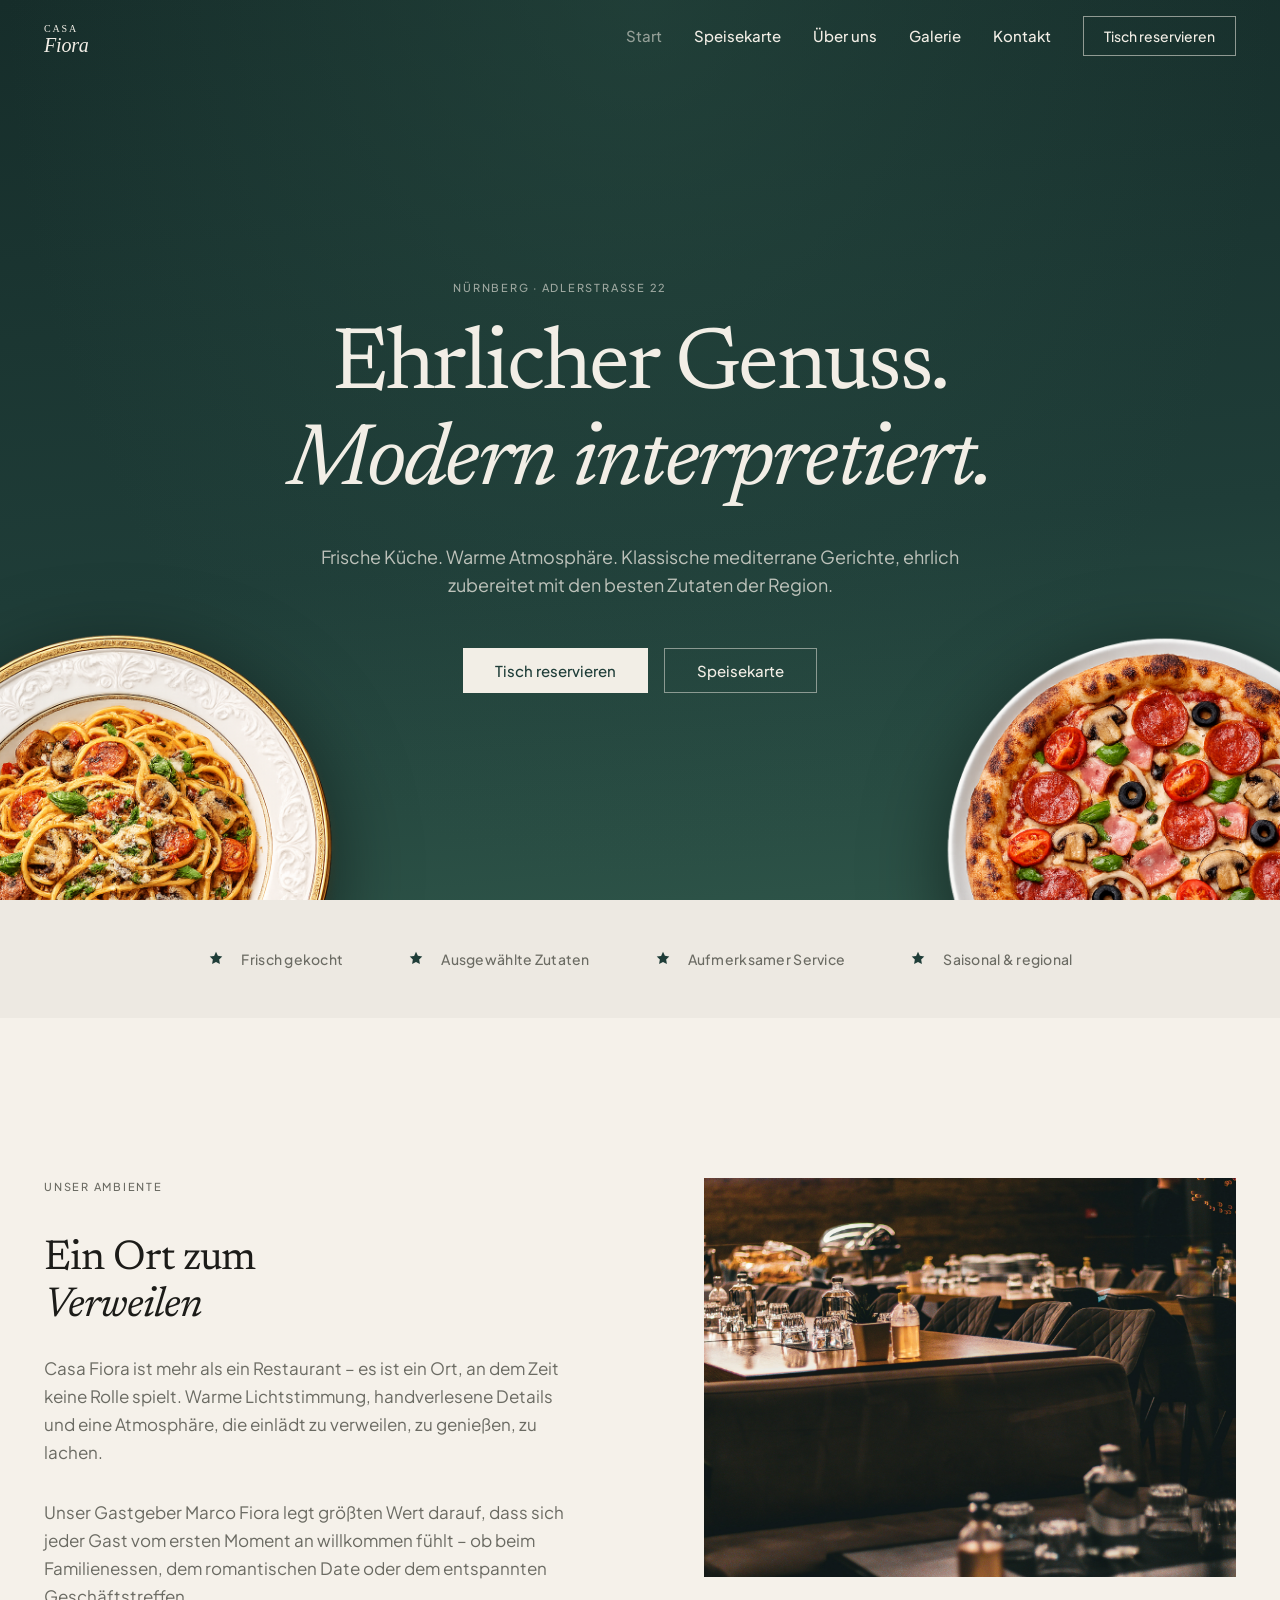
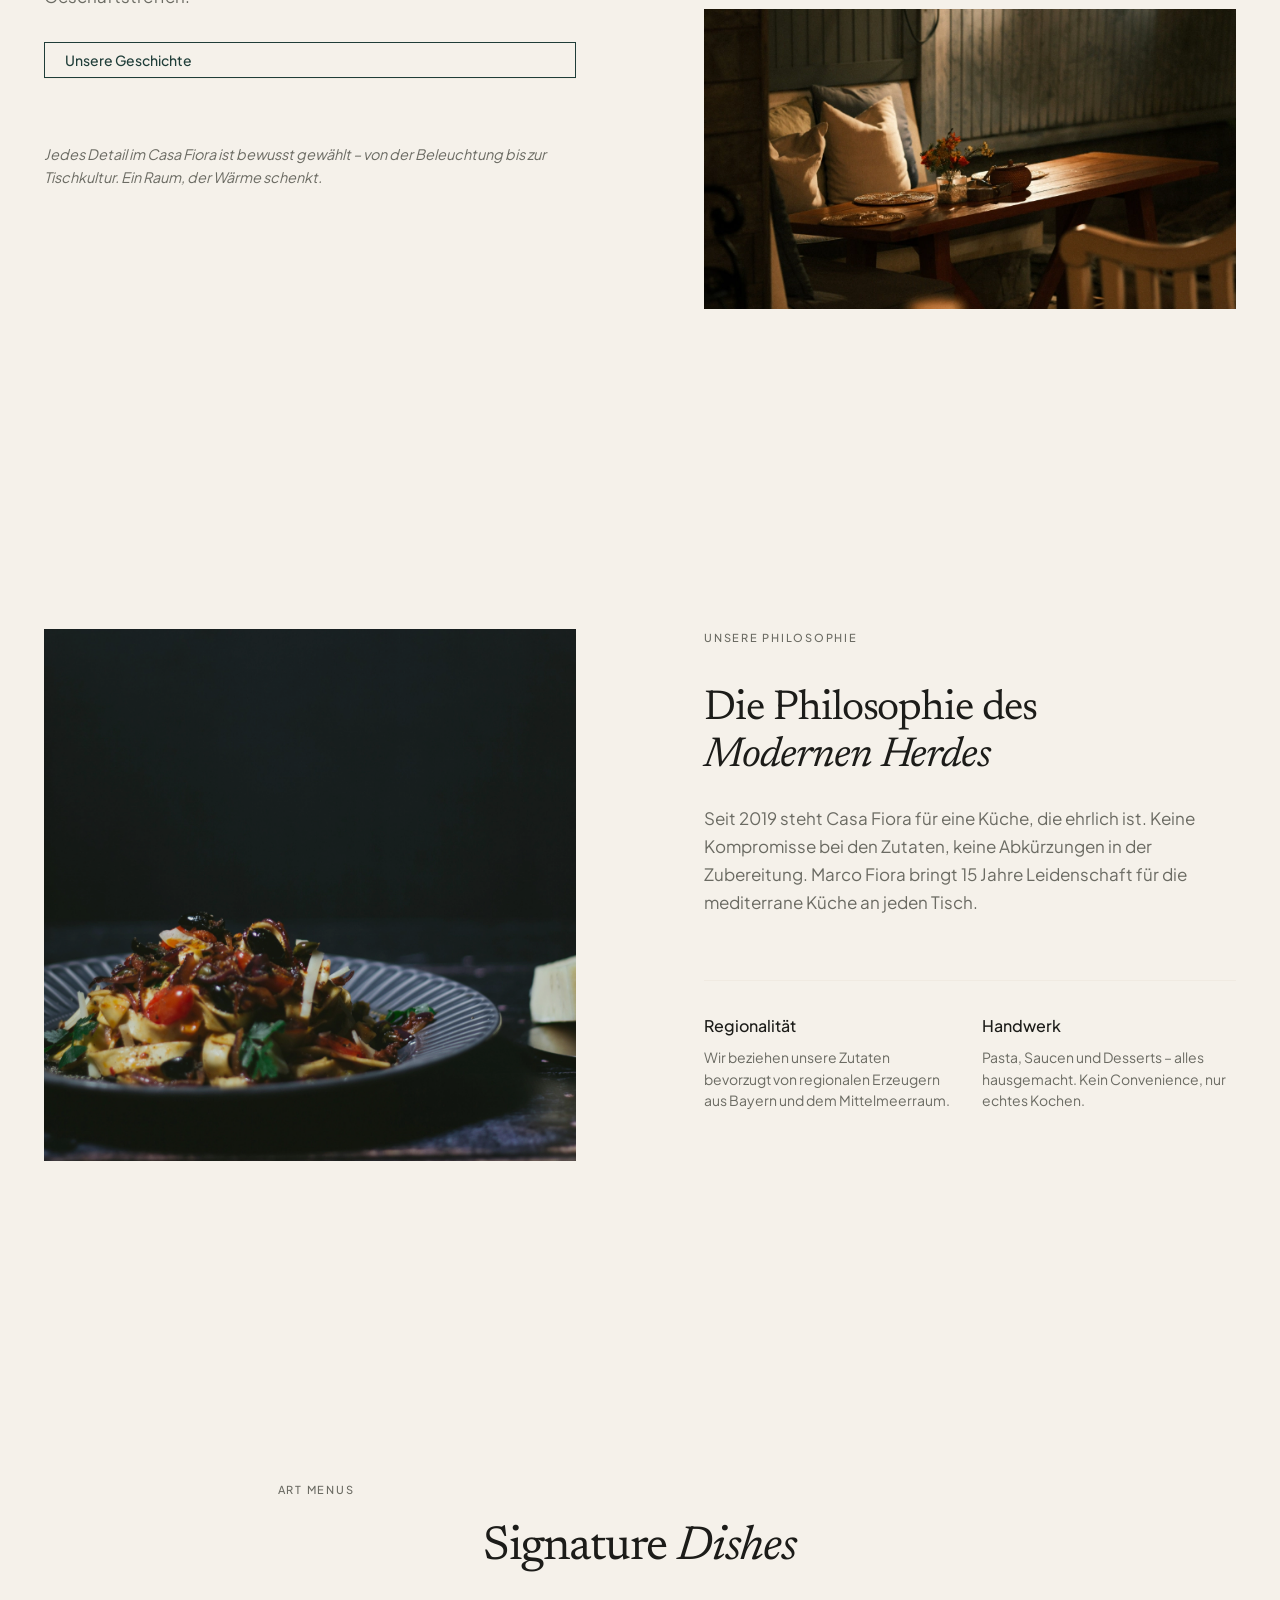
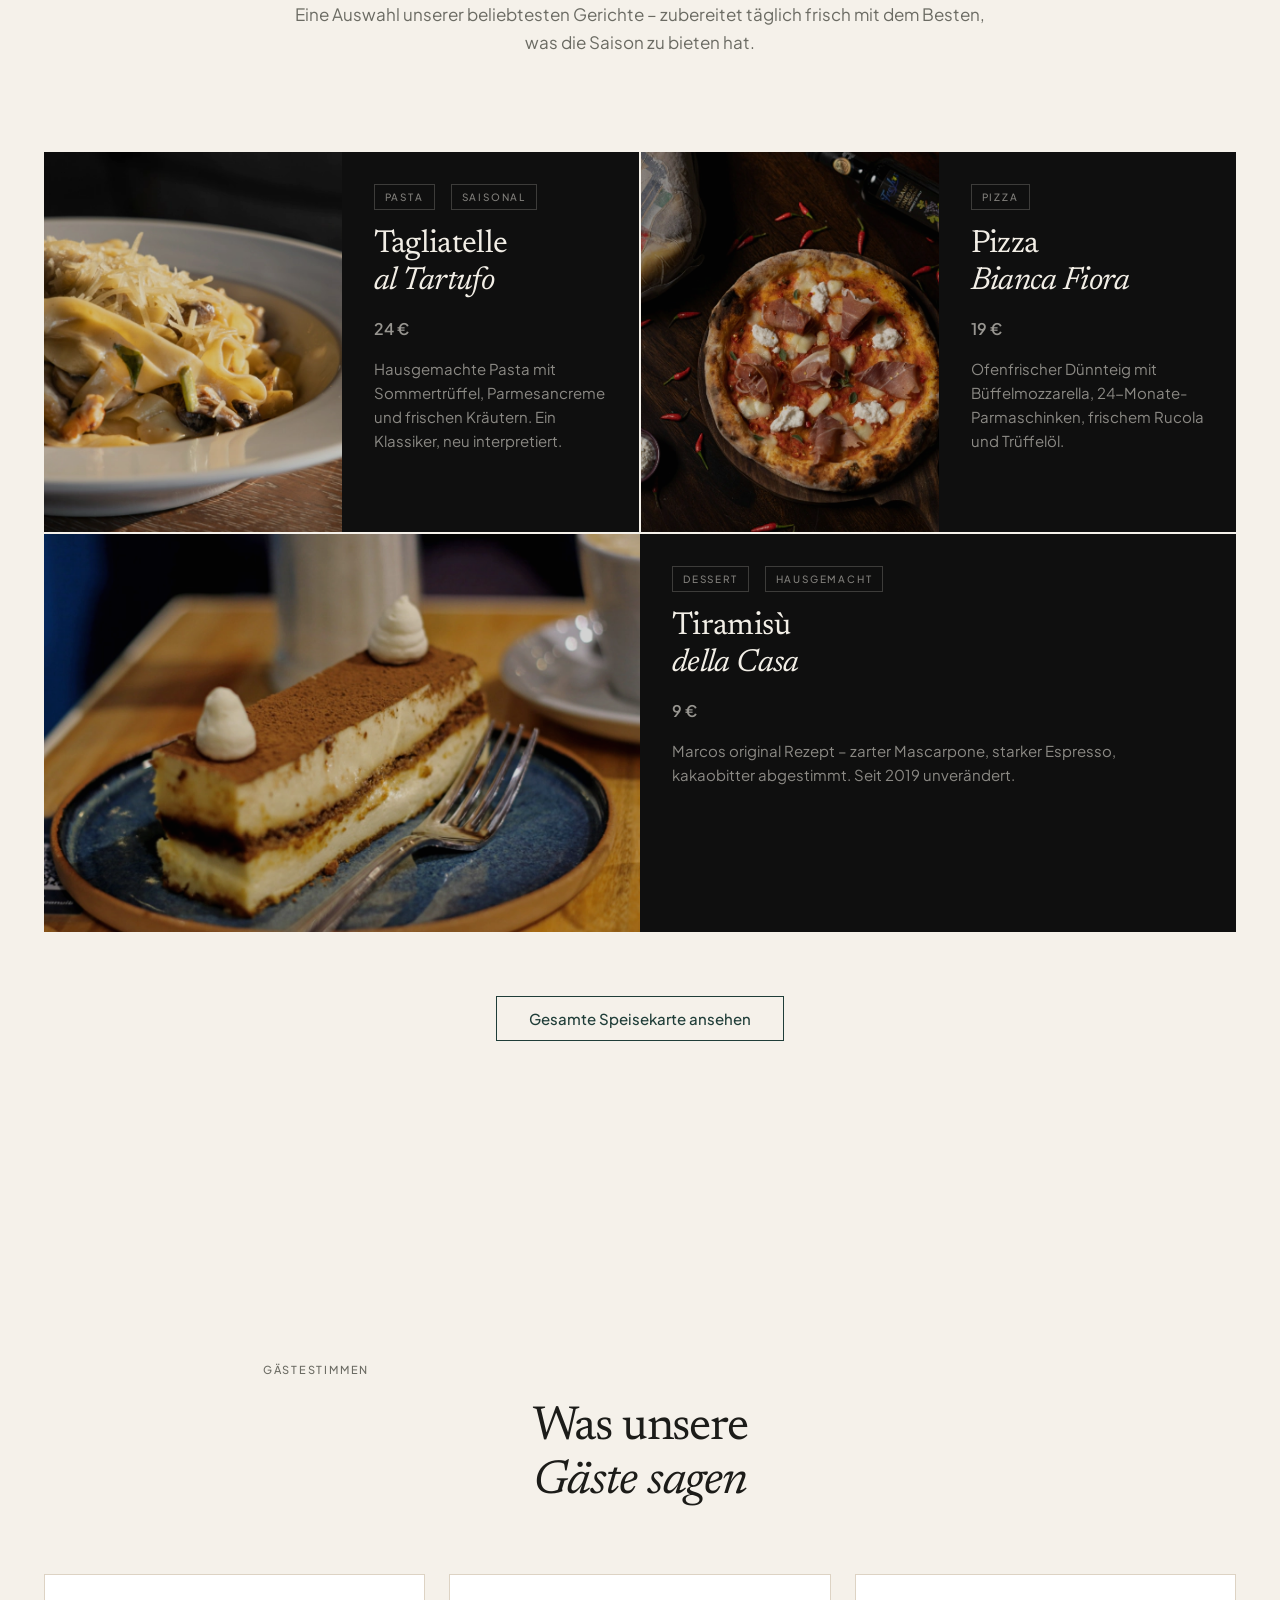
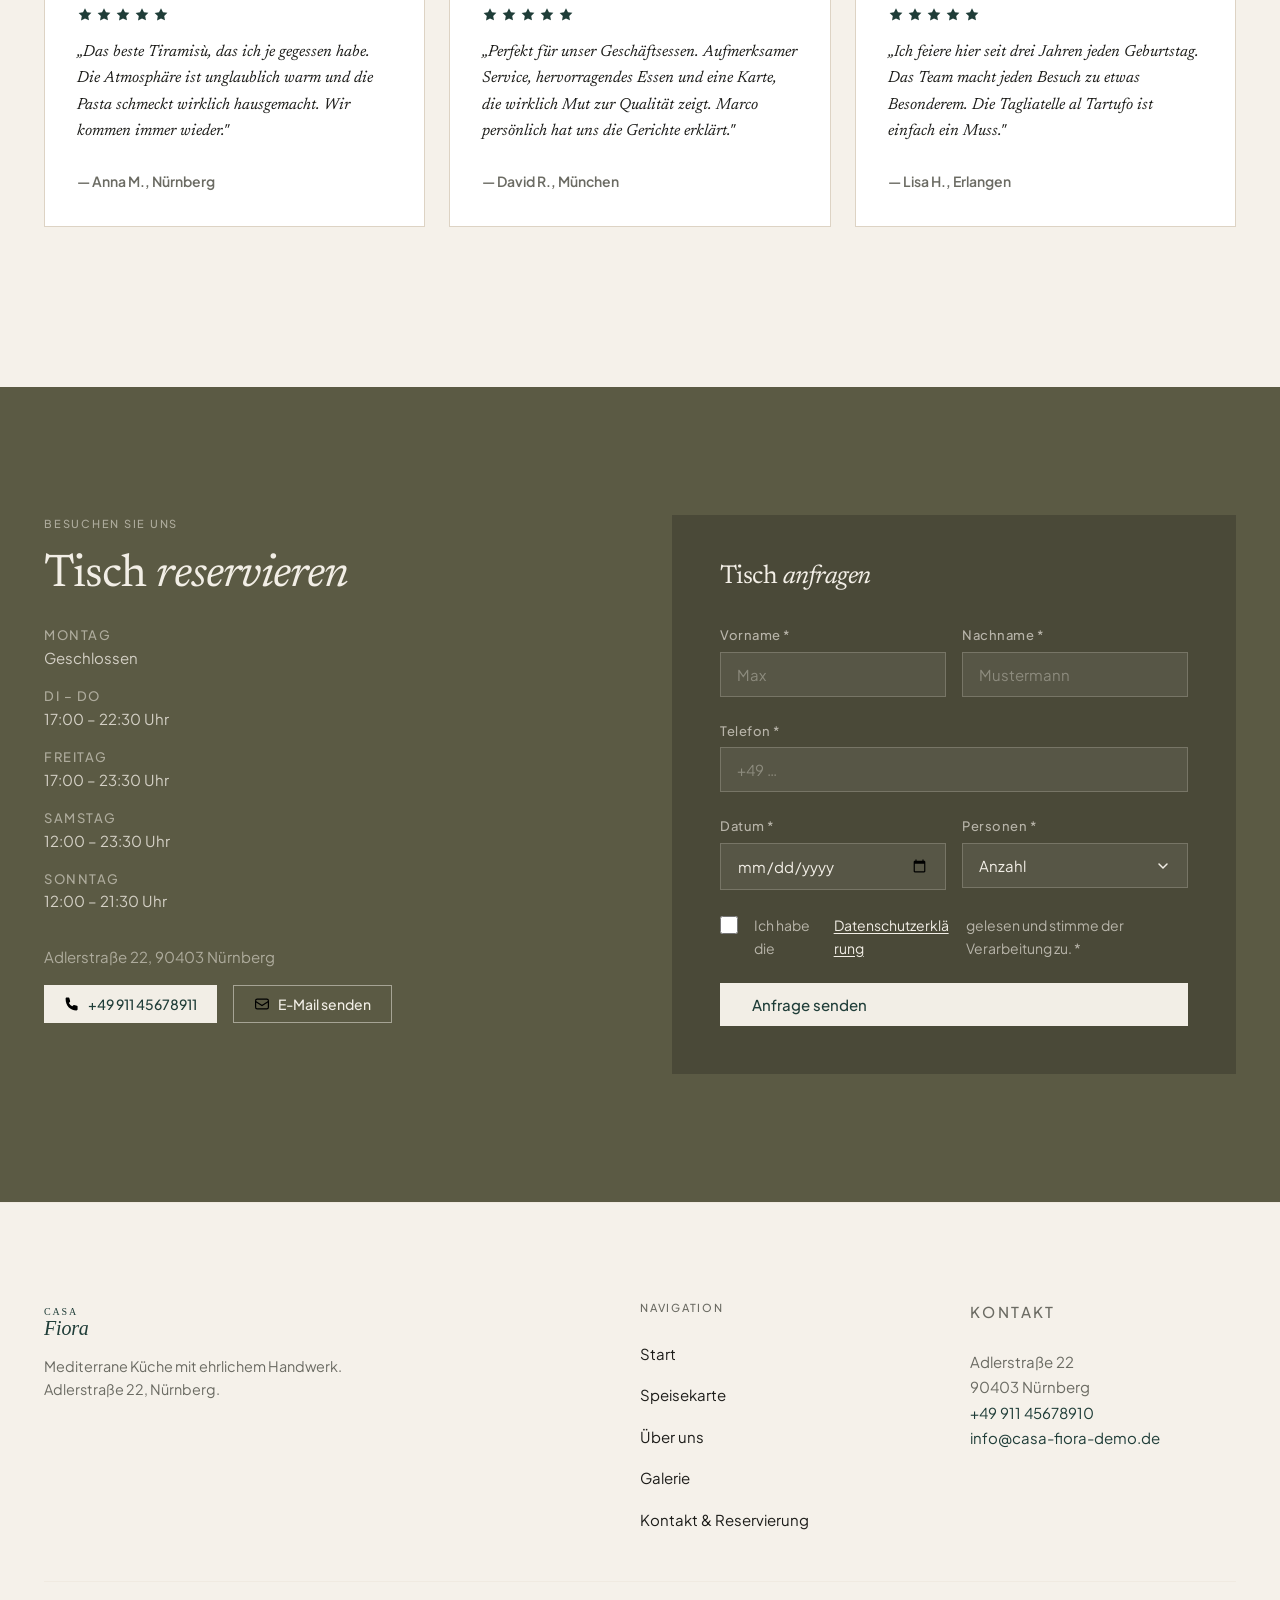
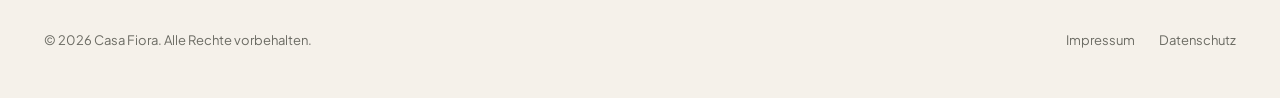
<file: index.html>
<!DOCTYPE html>
<html lang="de">
<head>
  <meta charset="UTF-8">
  <meta name="viewport" content="width=device-width, initial-scale=1.0">
  <meta name="description" content="Casa Fiora – Mediterrane Küche in Nürnberg. Frische Zutaten, hausgemachte Saucen, warme Atmosphäre. Tisch reservieren: 0911 45678911.">
  <meta name="robots" content="index, follow">
  <title>Casa Fiora – Mediterrane Küche in Nürnberg</title>

  <link rel="canonical" href="https://demorestaurant12.netlify.app/">

  <link rel="icon" type="image/svg+xml" href="/favicon.svg">
  <link rel="icon" type="image/png" sizes="32x32" href="/favicon-32x32.png">
  <link rel="apple-touch-icon" sizes="180x180" href="/apple-touch-icon.png">
  <link rel="manifest" href="/site.webmanifest">

  <meta property="og:title" content="Casa Fiora – Mediterrane Küche in Nürnberg">
  <meta property="og:description" content="Frische Küche. Warme Atmosphäre. Ehrlicher Genuss. Mediterrane Küche mit hausgemachten Saucen im Herzen Nürnbergs.">
  <meta property="og:type" content="website">
  <meta property="og:url" content="https://demorestaurant12.netlify.app/">
  <meta property="og:image" content="https://demorestaurant12.netlify.app/assets/images/og-image.jpg">
  <meta property="og:locale" content="de_DE">
  <meta property="og:site_name" content="Casa Fiora">

  <link rel="preload" href="/assets/fonts/newsreader-regular.woff2" as="font" type="font/woff2" crossorigin>
  <link rel="preload" href="/assets/fonts/plus-jakarta-sans-regular.woff2" as="font" type="font/woff2" crossorigin>
  <link rel="stylesheet" href="/style.css">

  <script src="/client.config.js"></script>
  <script src="/client-init.js"></script>

  <script type="application/ld+json">
  {
    "@context": "https://schema.org",
    "@type": "Restaurant",
    "name": "Casa Fiora",
    "image": "https://demorestaurant12.netlify.app/assets/images/og-image.jpg",
    "description": "Mediterrane Küche mit frischen Zutaten und hausgemachten Saucen. Klassische Gerichte modern interpretiert.",
    "servesCuisine": ["Mediterran", "Italienisch"],
    "address": {
      "@type": "PostalAddress",
      "streetAddress": "Adlerstraße 22",
      "postalCode": "90403",
      "addressLocality": "Nürnberg",
      "addressCountry": "DE"
    },
    "telephone": "+4991145678910",
    "email": "info@casa-fiora-demo.de",
    "url": "https://demorestaurant12.netlify.app",
    "openingHoursSpecification": [
      {
        "@type": "OpeningHoursSpecification",
        "dayOfWeek": ["Tuesday", "Wednesday", "Thursday"],
        "opens": "17:00",
        "closes": "22:30"
      },
      {
        "@type": "OpeningHoursSpecification",
        "dayOfWeek": ["Friday"],
        "opens": "17:00",
        "closes": "23:30"
      },
      {
        "@type": "OpeningHoursSpecification",
        "dayOfWeek": ["Saturday"],
        "opens": "12:00",
        "closes": "23:30"
      },
      {
        "@type": "OpeningHoursSpecification",
        "dayOfWeek": ["Sunday"],
        "opens": "12:00",
        "closes": "21:30"
      }
    ],
    "geo": {
      "@type": "GeoCoordinates",
      "latitude": "49.4530",
      "longitude": "11.0652"
    },
    "priceRange": "€€",
    "foundingDate": "2019",
    "founder": {
      "@type": "Person",
      "name": "Marco Fiora"
    }
  }
  </script>
</head>
<body>

  <a href="#main-content" class="skip-link">Zum Inhalt springen</a>

  <!-- Navigation -->
  <header class="site-header is-transparent" id="site-header">
    <div class="container">
      <a href="/" class="site-logo" aria-label="Casa Fiora – Startseite">
        <img src="/assets/logo/logo.svg" alt="Casa Fiora" width="180" height="44" class="logo-light" data-client="logo">
        <img src="/assets/logo/logo-dark.svg" alt="Casa Fiora" width="180" height="44" class="logo-dark" data-client="logo-dark">
      </a>
      <nav class="site-nav" aria-label="Hauptnavigation">
        <ul id="main-menu" class="nav-list" role="list">
          <li><a href="/" aria-current="page">Start</a></li>
          <li><a href="/speisekarte.html">Speisekarte</a></li>
          <li><a href="/about.html">Über uns</a></li>
          <li><a href="/galerie.html">Galerie</a></li>
          <li><a href="/reservierung.html">Kontakt</a></li>
        </ul>
        <a href="/reservierung.html" class="nav-cta" aria-label="Tisch reservieren">Tisch reservieren</a>
        <button
          class="menu-toggle"
          type="button"
          aria-expanded="false"
          aria-controls="mobile-menu"
          aria-label="Menü öffnen">
          <img src="/assets/icons/menu.svg" alt="" aria-hidden="true" width="24" height="24" class="icon-menu">
          <img src="/assets/icons/close.svg" alt="" aria-hidden="true" width="24" height="24" class="icon-close">
        </button>
      </nav>
    </div>
  </header>

  <!-- Mobile Menu -->
  <nav id="mobile-menu" class="mobile-menu" aria-label="Mobile Navigation">
    <a href="/" aria-current="page">Start</a>
    <a href="/speisekarte.html">Speisekarte</a>
    <a href="/about.html">Über uns</a>
    <a href="/galerie.html">Galerie</a>
    <a href="/reservierung.html">Kontakt</a>
    <a href="/reservierung.html" class="btn btn--primary-light btn--sm mobile-menu-cta">Tisch reservieren</a>
  </nav>

  <main id="main-content">

    <!-- Hero Section -->
    <section class="hero" aria-label="Willkommen bei Casa Fiora">
      <div class="hero__inner">
        <p class="eyebrow hero__eyebrow">Nürnberg · Adlerstraße 22</p>
        <h1 class="hero__headline">
          Ehrlicher Genuss.<br>
          <em>Modern interpretiert.</em>
        </h1>
        <p class="hero__subline">Frische Küche. Warme Atmosphäre. Klassische mediterrane Gerichte, ehrlich zubereitet mit den besten Zutaten der Region.</p>
        <div class="hero__actions">
          <a href="/reservierung.html" class="btn btn--primary-light">Tisch reservieren</a>
          <a href="/speisekarte.html" class="btn btn--outline-light">Speisekarte</a>
        </div>
      </div>
      <img src="/assets/images/pasta-alpha.png" alt="" aria-hidden="true" class="hero__deco hero__deco--left">
      <img src="/assets/images/pizza-alpha.png" alt="" aria-hidden="true" class="hero__deco hero__deco--right">
    </section>

    <!-- Trust Badge Row -->
    <div class="trust-row">
      <div class="container">
        <ul class="trust-row__list" role="list">
          <li class="trust-row__item">
            <svg width="18" height="18" viewBox="0 0 20 20" fill="none" aria-hidden="true"><path d="M10 2l2.09 4.26L17 7.27l-3.5 3.41.83 4.81L10 13.27l-4.33 2.22.83-4.81L3 7.27l4.91-.71L10 2z" fill="currentColor"/></svg>
            Frisch gekocht
          </li>
          <li class="trust-row__item">
            <svg width="18" height="18" viewBox="0 0 20 20" fill="none" aria-hidden="true"><path d="M10 2l2.09 4.26L17 7.27l-3.5 3.41.83 4.81L10 13.27l-4.33 2.22.83-4.81L3 7.27l4.91-.71L10 2z" fill="currentColor"/></svg>
            Ausgewählte Zutaten
          </li>
          <li class="trust-row__item">
            <svg width="18" height="18" viewBox="0 0 20 20" fill="none" aria-hidden="true"><path d="M10 2l2.09 4.26L17 7.27l-3.5 3.41.83 4.81L10 13.27l-4.33 2.22.83-4.81L3 7.27l4.91-.71L10 2z" fill="currentColor"/></svg>
            Aufmerksamer Service
          </li>
          <li class="trust-row__item">
            <svg width="18" height="18" viewBox="0 0 20 20" fill="none" aria-hidden="true"><path d="M10 2l2.09 4.26L17 7.27l-3.5 3.41.83 4.81L10 13.27l-4.33 2.22.83-4.81L3 7.27l4.91-.71L10 2z" fill="currentColor"/></svg>
            Saisonal &amp; regional
          </li>
        </ul>
      </div>
    </div>

    <!-- Ambiente Split -->
    <section class="section section--creme" aria-labelledby="ambiente-heading">
      <div class="container">
        <div class="split split--text-left">
          <div class="split__text">
            <p class="eyebrow section__eyebrow">Unser Ambiente</p>
            <h2 class="split__headline" id="ambiente-heading">Ein Ort zum<br><em>Verweilen</em></h2>
            <p class="split__body">
              Casa Fiora ist mehr als ein Restaurant – es ist ein Ort, an dem Zeit keine Rolle spielt. Warme Lichtstimmung, handverlesene Details und eine Atmosphäre, die einlädt zu verweilen, zu genießen, zu lachen.
            </p>
            <p class="split__body">
              Unser Gastgeber Marco Fiora legt größten Wert darauf, dass sich jeder Gast vom ersten Moment an willkommen fühlt – ob beim Familienessen, dem romantischen Date oder dem entspannten Geschäftstreffen.
            </p>
            <a href="/about.html" class="btn btn--outline-dark btn--sm">Unsere Geschichte</a>
            <p class="split__ambient-note">Jedes Detail im Casa Fiora ist bewusst gewählt – von der Beleuchtung bis zur Tischkultur. Ein Raum, der Wärme schenkt.</p>
          </div>
          <div class="split__media">
            <picture class="split__images-primary">
              <source media="(min-width: 1024px)" srcset="/assets/images/interior-01-desktop.webp" type="image/webp">
              <source media="(min-width: 768px)" srcset="/assets/images/interior-01-tablet.webp" type="image/webp">
              <img
                src="/assets/images/interior-01-mobile.webp"
                alt="Innenraum des Casa Fiora Restaurants – warme Holztische und einladende Atmosphäre"
                width="960" height="720"
                loading="lazy">
            </picture>
            <picture class="split__images-secondary">
              <source media="(min-width: 1024px)" srcset="/assets/images/interior-02-desktop.webp" type="image/webp">
              <source media="(min-width: 768px)" srcset="/assets/images/interior-02-tablet.webp" type="image/webp">
              <img
                src="/assets/images/interior-02-mobile.webp"
                alt="Gedeckter Tisch im Casa Fiora – elegante Besteckauswahl auf cremigem Tischtuch"
                width="960" height="720"
                loading="lazy">
            </picture>
          </div>
        </div>
      </div>
    </section>

    <!-- Philosophie Split -->
    <section class="section section--alt philosophie" aria-labelledby="philosophie-heading">
      <div class="container">
        <div class="split split--text-right">
          <div class="split__media">
            <div class="philosophie__image-card">
              <picture>
                <source media="(min-width: 1024px)" srcset="/assets/images/food-01-desktop.webp" type="image/webp">
                <source media="(min-width: 768px)" srcset="/assets/images/food-01-tablet.webp" type="image/webp">
                <img
                  src="/assets/images/food-01-mobile.webp"
                  alt="Hausgemachte Pasta – frische Tagliatelle auf dunklem Untergrund"
                  width="960" height="960"
                  loading="lazy">
              </picture>
            </div>
          </div>
          <div class="split__text">
            <p class="eyebrow section__eyebrow">Unsere Philosophie</p>
            <h2 class="split__headline" id="philosophie-heading">Die Philosophie des<br><em>Modernen Herdes</em></h2>
            <p class="split__body">
              Seit 2019 steht Casa Fiora für eine Küche, die ehrlich ist. Keine Kompromisse bei den Zutaten, keine Abkürzungen in der Zubereitung. Marco Fiora bringt 15 Jahre Leidenschaft für die mediterrane Küche an jeden Tisch.
            </p>
            <div class="split__trust">
              <div class="trust-item">
                <p class="trust-item__label">Regionalität</p>
                <p class="trust-item__desc">Wir beziehen unsere Zutaten bevorzugt von regionalen Erzeugern aus Bayern und dem Mittelmeerraum.</p>
              </div>
              <div class="trust-item">
                <p class="trust-item__label">Handwerk</p>
                <p class="trust-item__desc">Pasta, Saucen und Desserts – alles hausgemacht. Kein Convenience, nur echtes Kochen.</p>
              </div>
            </div>
          </div>
        </div>
      </div>
    </section>

    <!-- Signature Dishes -->
    <section class="section section--creme signature" aria-labelledby="signature-heading">
      <div class="container">
        <header class="signature__header">
          <p class="eyebrow section__eyebrow">Art Menus</p>
          <h2 class="section__headline" id="signature-heading">Signature <em>Dishes</em></h2>
          <p class="section__subline" style="margin-inline: auto; text-align: center;">Eine Auswahl unserer beliebtesten Gerichte – zubereitet täglich frisch mit dem Besten, was die Saison zu bieten hat.</p>
        </header>

        <div class="signature__grid">

          <!-- Dish 1 -->
          <article class="dish-card">
            <picture>
              <source media="(min-width: 1024px)" srcset="/assets/images/dish-01-desktop.webp" type="image/webp">
              <source media="(min-width: 768px)" srcset="/assets/images/dish-01-tablet.webp" type="image/webp">
              <img
                src="/assets/images/dish-01-mobile.webp"
                alt="Tagliatelle al Tartufo – hausgemachte Pasta mit Sommertrüffel und Parmesan"
                width="1200" height="800"
                loading="lazy"
                class="dish-card__image">
            </picture>
            <div class="dish-card__content">
              <div class="dish-card__meta">
                <span class="dish-card__tag">Pasta</span>
                <span class="dish-card__tag">Saisonal</span>
              </div>
              <h3 class="dish-card__name">Tagliatelle<br><em>al Tartufo</em></h3>
              <p class="dish-card__price">24 €</p>
              <p class="dish-card__desc">Hausgemachte Pasta mit Sommertrüffel, Parmesancreme und frischen Kräutern. Ein Klassiker, neu interpretiert.</p>
            </div>
          </article>

          <!-- Dish 2 -->
          <article class="dish-card">
            <picture>
              <source media="(min-width: 1024px)" srcset="/assets/images/dish-02-desktop.webp" type="image/webp">
              <source media="(min-width: 768px)" srcset="/assets/images/dish-02-tablet.webp" type="image/webp">
              <img
                src="/assets/images/dish-02-mobile.webp"
                alt="Pizza Bianca mit Büffelmozzarella, Rucola und Parmaschinken"
                width="1200" height="800"
                loading="lazy"
                class="dish-card__image">
            </picture>
            <div class="dish-card__content">
              <div class="dish-card__meta">
                <span class="dish-card__tag">Pizza</span>
              </div>
              <h3 class="dish-card__name">Pizza<br><em>Bianca Fiora</em></h3>
              <p class="dish-card__price">19 €</p>
              <p class="dish-card__desc">Ofenfrischer Dünnteig mit Büffelmozzarella, 24-Monate-Parmaschinken, frischem Rucola und Trüffelöl.</p>
            </div>
          </article>

          <!-- Dish 3 -->
          <article class="dish-card" style="grid-column: 1 / -1;">
            <picture>
              <source media="(min-width: 1024px)" srcset="/assets/images/dish-03-desktop.webp" type="image/webp">
              <source media="(min-width: 768px)" srcset="/assets/images/dish-03-tablet.webp" type="image/webp">
              <img
                src="/assets/images/dish-03-mobile.webp"
                alt="Tiramisu della Casa – hausgemachtes Tiramisu mit Espresso und Mascarpone"
                width="1200" height="800"
                loading="lazy"
                class="dish-card__image">
            </picture>
            <div class="dish-card__content">
              <div class="dish-card__meta">
                <span class="dish-card__tag">Dessert</span>
                <span class="dish-card__tag">Hausgemacht</span>
              </div>
              <h3 class="dish-card__name">Tiramisù<br><em>della Casa</em></h3>
              <p class="dish-card__price">9 €</p>
              <p class="dish-card__desc">Marcos original Rezept – zarter Mascarpone, starker Espresso, kakaobitter abgestimmt. Seit 2019 unverändert.</p>
            </div>
          </article>

        </div>

        <div class="signature__cta">
          <a href="/speisekarte.html" class="btn btn--outline-dark">Gesamte Speisekarte ansehen</a>
        </div>
      </div>
    </section>

    <!-- Testimonials -->
    <section class="section section--alt testimonials" aria-labelledby="testimonials-heading">
      <div class="container">
        <header class="testimonials__header">
          <p class="eyebrow section__eyebrow">Gästestimmen</p>
          <h2 class="section__headline" id="testimonials-heading">Was unsere<br><em>Gäste sagen</em></h2>
        </header>
        <div class="testimonials__grid">
          <article class="testimonial-card">
            <div class="testimonial-card__stars" aria-label="5 von 5 Sternen">
              <svg class="star-icon" viewBox="0 0 20 20" aria-hidden="true"><path d="M10 1.5l2.47 5.01 5.53.8-4 3.9.94 5.49L10 14.27l-4.94 2.6.94-5.49-4-3.9 5.53-.8z"/></svg>
              <svg class="star-icon" viewBox="0 0 20 20" aria-hidden="true"><path d="M10 1.5l2.47 5.01 5.53.8-4 3.9.94 5.49L10 14.27l-4.94 2.6.94-5.49-4-3.9 5.53-.8z"/></svg>
              <svg class="star-icon" viewBox="0 0 20 20" aria-hidden="true"><path d="M10 1.5l2.47 5.01 5.53.8-4 3.9.94 5.49L10 14.27l-4.94 2.6.94-5.49-4-3.9 5.53-.8z"/></svg>
              <svg class="star-icon" viewBox="0 0 20 20" aria-hidden="true"><path d="M10 1.5l2.47 5.01 5.53.8-4 3.9.94 5.49L10 14.27l-4.94 2.6.94-5.49-4-3.9 5.53-.8z"/></svg>
              <svg class="star-icon" viewBox="0 0 20 20" aria-hidden="true"><path d="M10 1.5l2.47 5.01 5.53.8-4 3.9.94 5.49L10 14.27l-4.94 2.6.94-5.49-4-3.9 5.53-.8z"/></svg>
            </div>
            <p class="testimonial-card__text">„Das beste Tiramisù, das ich je gegessen habe. Die Atmosphäre ist unglaublich warm und die Pasta schmeckt wirklich hausgemacht. Wir kommen immer wieder."</p>
            <span class="testimonial-card__author">— Anna M., Nürnberg</span>
          </article>
          <article class="testimonial-card">
            <div class="testimonial-card__stars" aria-label="5 von 5 Sternen">
              <svg class="star-icon" viewBox="0 0 20 20" aria-hidden="true"><path d="M10 1.5l2.47 5.01 5.53.8-4 3.9.94 5.49L10 14.27l-4.94 2.6.94-5.49-4-3.9 5.53-.8z"/></svg>
              <svg class="star-icon" viewBox="0 0 20 20" aria-hidden="true"><path d="M10 1.5l2.47 5.01 5.53.8-4 3.9.94 5.49L10 14.27l-4.94 2.6.94-5.49-4-3.9 5.53-.8z"/></svg>
              <svg class="star-icon" viewBox="0 0 20 20" aria-hidden="true"><path d="M10 1.5l2.47 5.01 5.53.8-4 3.9.94 5.49L10 14.27l-4.94 2.6.94-5.49-4-3.9 5.53-.8z"/></svg>
              <svg class="star-icon" viewBox="0 0 20 20" aria-hidden="true"><path d="M10 1.5l2.47 5.01 5.53.8-4 3.9.94 5.49L10 14.27l-4.94 2.6.94-5.49-4-3.9 5.53-.8z"/></svg>
              <svg class="star-icon" viewBox="0 0 20 20" aria-hidden="true"><path d="M10 1.5l2.47 5.01 5.53.8-4 3.9.94 5.49L10 14.27l-4.94 2.6.94-5.49-4-3.9 5.53-.8z"/></svg>
            </div>
            <p class="testimonial-card__text">„Perfekt für unser Geschäftsessen. Aufmerksamer Service, hervorragendes Essen und eine Karte, die wirklich Mut zur Qualität zeigt. Marco persönlich hat uns die Gerichte erklärt."</p>
            <span class="testimonial-card__author">— David R., München</span>
          </article>
          <article class="testimonial-card">
            <div class="testimonial-card__stars" aria-label="5 von 5 Sternen">
              <svg class="star-icon" viewBox="0 0 20 20" aria-hidden="true"><path d="M10 1.5l2.47 5.01 5.53.8-4 3.9.94 5.49L10 14.27l-4.94 2.6.94-5.49-4-3.9 5.53-.8z"/></svg>
              <svg class="star-icon" viewBox="0 0 20 20" aria-hidden="true"><path d="M10 1.5l2.47 5.01 5.53.8-4 3.9.94 5.49L10 14.27l-4.94 2.6.94-5.49-4-3.9 5.53-.8z"/></svg>
              <svg class="star-icon" viewBox="0 0 20 20" aria-hidden="true"><path d="M10 1.5l2.47 5.01 5.53.8-4 3.9.94 5.49L10 14.27l-4.94 2.6.94-5.49-4-3.9 5.53-.8z"/></svg>
              <svg class="star-icon" viewBox="0 0 20 20" aria-hidden="true"><path d="M10 1.5l2.47 5.01 5.53.8-4 3.9.94 5.49L10 14.27l-4.94 2.6.94-5.49-4-3.9 5.53-.8z"/></svg>
              <svg class="star-icon" viewBox="0 0 20 20" aria-hidden="true"><path d="M10 1.5l2.47 5.01 5.53.8-4 3.9.94 5.49L10 14.27l-4.94 2.6.94-5.49-4-3.9 5.53-.8z"/></svg>
            </div>
            <p class="testimonial-card__text">„Ich feiere hier seit drei Jahren jeden Geburtstag. Das Team macht jeden Besuch zu etwas Besonderem. Die Tagliatelle al Tartufo ist einfach ein Muss."</p>
            <span class="testimonial-card__author">— Lisa H., Erlangen</span>
          </article>
        </div>
      </div>
    </section>

    <!-- CTA / Reservierung Section -->
    <section class="cta-section" aria-labelledby="cta-heading">
      <div class="container">
        <div class="cta-section__inner">

          <div class="cta-section__info">
            <p class="eyebrow" style="color: rgba(242,238,230,0.55); margin-bottom: var(--space-2);">Besuchen Sie uns</p>
            <h2 id="cta-heading">Tisch <em>reservieren</em></h2>
            <dl class="cta-section__hours">
              <dt>Montag</dt><dd>Geschlossen</dd>
              <dt>Di – Do</dt><dd>17:00 – 22:30 Uhr</dd>
              <dt>Freitag</dt><dd>17:00 – 23:30 Uhr</dd>
              <dt>Samstag</dt><dd>12:00 – 23:30 Uhr</dd>
              <dt>Sonntag</dt><dd>12:00 – 21:30 Uhr</dd>
            </dl>
            <p style="font-size: 0.9375rem; color: rgba(242,238,230,0.55); margin-bottom: var(--space-2);" data-client="address">Adlerstraße 22, 90403 Nürnberg</p>
            <div class="cta-section__actions">
              <a href="tel:+4991145678911" class="btn btn--primary-light btn--sm" aria-label="Reservierung per Telefon" data-client-href="phone-reservation">
                <img src="/assets/icons/phone.svg" alt="" aria-hidden="true" width="16" height="16">
                <span data-client="phoneReservation">0911 45678911</span>
              </a>
              <a href="mailto:reservierung@casa-fiora-demo.de" class="btn btn--outline-light btn--sm" aria-label="Reservierung per E-Mail" data-client-href="email-reservation">
                <img src="/assets/icons/mail.svg" alt="" aria-hidden="true" width="16" height="16">
                E-Mail senden
              </a>
            </div>
          </div>

          <div class="cta-section__form-panel">
            <h3>Tisch <em>anfragen</em></h3>
            <div class="form-success" id="form-success-home">
              <strong>Vielen Dank für Ihre Anfrage!</strong><br>
              Wir bestätigen Ihre Reservierung per Telefon oder E-Mail innerhalb von 24 Stunden.
            </div>
            <form name="reservation-home" method="POST" data-netlify="true" netlify-honeypot="bot-field" class="form" id="form-home">
              <p class="hidden-honeypot" aria-hidden="true">
                <label>Nicht ausfüllen: <input name="bot-field" tabindex="-1" autocomplete="off"></label>
              </p>
              <input type="hidden" name="form-name" value="reservation-home">
              <div class="form-row--half">
                <div class="form-row">
                  <label for="home-vorname">Vorname *</label>
                  <input type="text" id="home-vorname" name="vorname" required autocomplete="given-name" placeholder="Max">
                </div>
                <div class="form-row">
                  <label for="home-nachname">Nachname *</label>
                  <input type="text" id="home-nachname" name="nachname" required autocomplete="family-name" placeholder="Mustermann">
                </div>
              </div>
              <div class="form-row">
                <label for="home-telefon">Telefon *</label>
                <input type="tel" id="home-telefon" name="telefon" required autocomplete="tel" placeholder="+49 …">
              </div>
              <div class="form-row--half">
                <div class="form-row">
                  <label for="home-datum">Datum *</label>
                  <input type="date" id="home-datum" name="datum" required>
                </div>
                <div class="form-row">
                  <label for="home-personen">Personen *</label>
                  <select id="home-personen" name="personen" required>
                    <option value="" disabled selected>Anzahl</option>
                    <option value="1">1 Person</option>
                    <option value="2">2 Personen</option>
                    <option value="3">3 Personen</option>
                    <option value="4">4 Personen</option>
                    <option value="5">5 Personen</option>
                    <option value="6">6 Personen</option>
                    <option value="7">7 Personen</option>
                    <option value="8">8 Personen</option>
                    <option value="9">9 Personen</option>
                    <option value="10+">10+ Personen</option>
                  </select>
                </div>
              </div>
              <label class="form-checkbox">
                <input type="checkbox" name="datenschutz" required>
                Ich habe die <a href="/datenschutz.html" target="_blank" rel="noopener noreferrer">Datenschutzerklärung</a> gelesen und stimme der Verarbeitung zu. *
              </label>
              <button type="submit" class="btn btn--primary-light">Anfrage senden</button>
            </form>
          </div>

        </div>
      </div>
    </section>

  </main>

  <!-- Footer -->
  <footer class="site-footer" aria-label="Seitenfu&szlig;">
    <div class="container">
      <div class="footer-inner">
        <div class="footer-brand">
          <a href="/" aria-label="Casa Fiora – Startseite" class="footer-logo">
            <img src="/assets/logo/logo-dark.svg" alt="Casa Fiora" width="180" height="44" data-client="logo-dark">
          </a>
          <p class="footer-tagline">Mediterrane Küche mit ehrlichem Handwerk. Adlerstraße 22, Nürnberg.</p>
        </div>
        <nav aria-label="Seiten-Navigation">
          <p class="footer-nav__title">Navigation</p>
          <ul class="footer-nav__list" role="list">
            <li><a href="/">Start</a></li>
            <li><a href="/speisekarte.html">Speisekarte</a></li>
            <li><a href="/about.html">Über uns</a></li>
            <li><a href="/galerie.html">Galerie</a></li>
            <li><a href="/reservierung.html">Kontakt &amp; Reservierung</a></li>
          </ul>
        </nav>
        <div class="footer-contact">
          <p class="footer-nav__title">Kontakt</p>
          <p>
            <span data-client="street">Adlerstraße 22</span><br>
            <span data-client="city">90403 Nürnberg</span><br>
            <a href="tel:+4991145678910" data-client="phone" data-client-href="phone">0911 45678910</a><br>
            <a href="mailto:info@casa-fiora-demo.de" data-client="email" data-client-href="email">info@casa-fiora-demo.de</a>
          </p>
        </div>
      </div>
      <div class="footer-bottom">
        <p class="footer-copyright">&copy; 2026 <span data-client="name">Casa Fiora</span>. Alle Rechte vorbehalten.</p>
        <nav class="footer-legal" aria-label="Rechtliches">
          <a href="/impressum.html">Impressum</a>
          <a href="/datenschutz.html">Datenschutz</a>
        </nav>
      </div>
    </div>
  </footer>

  <script src="/script.js" defer></script>
</body>
</html>
</file>
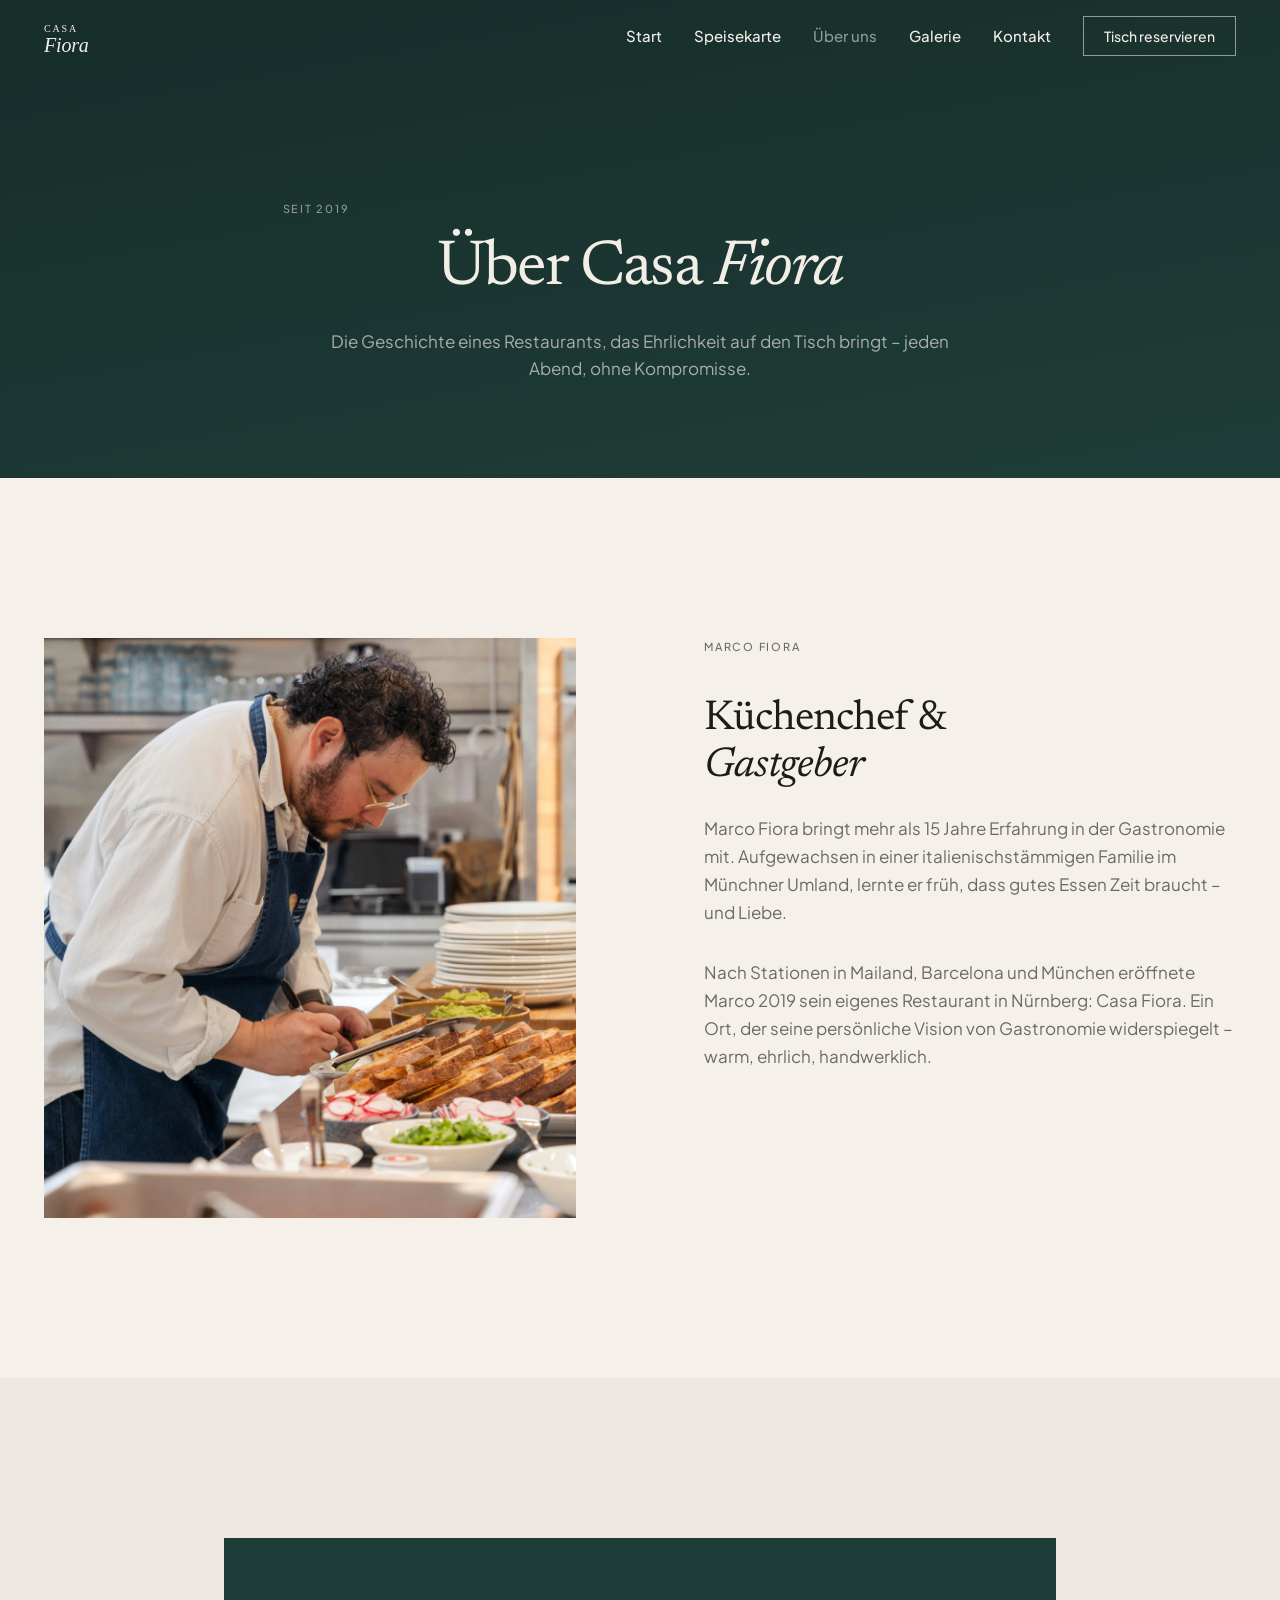
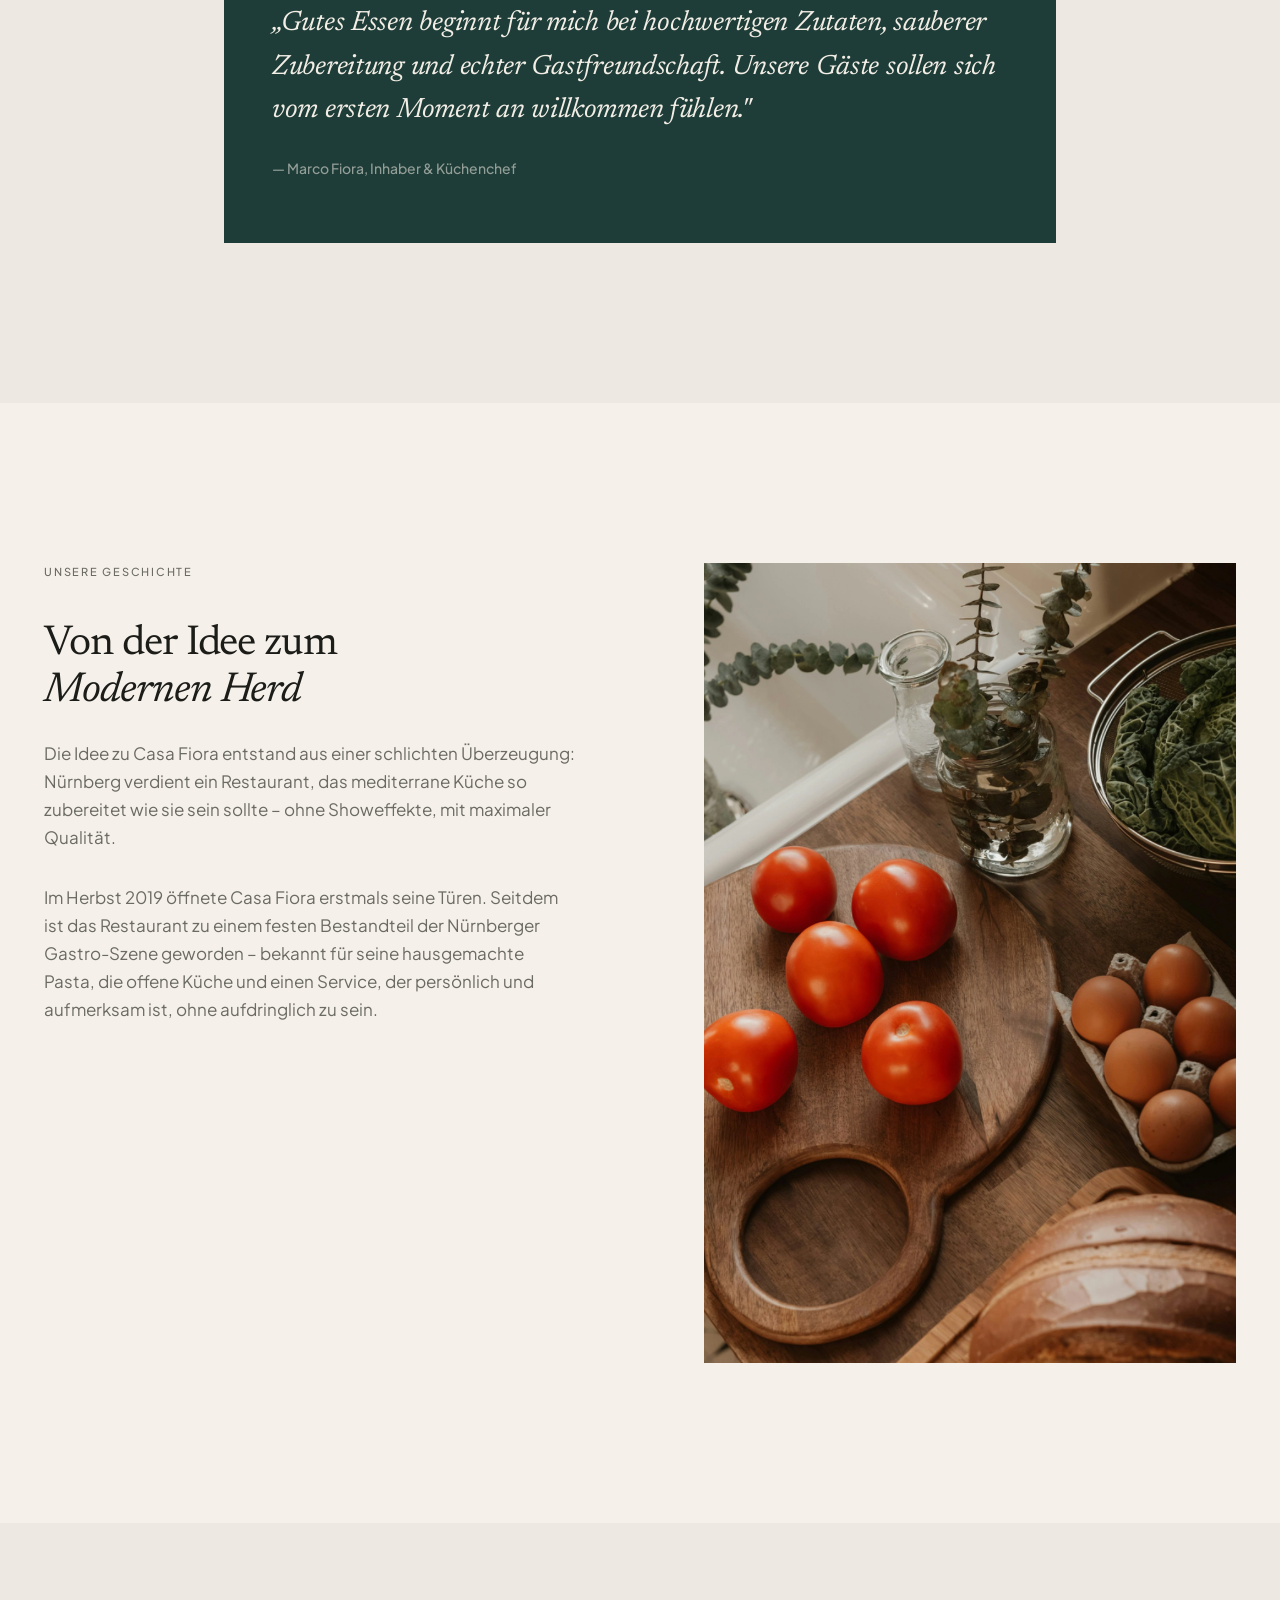
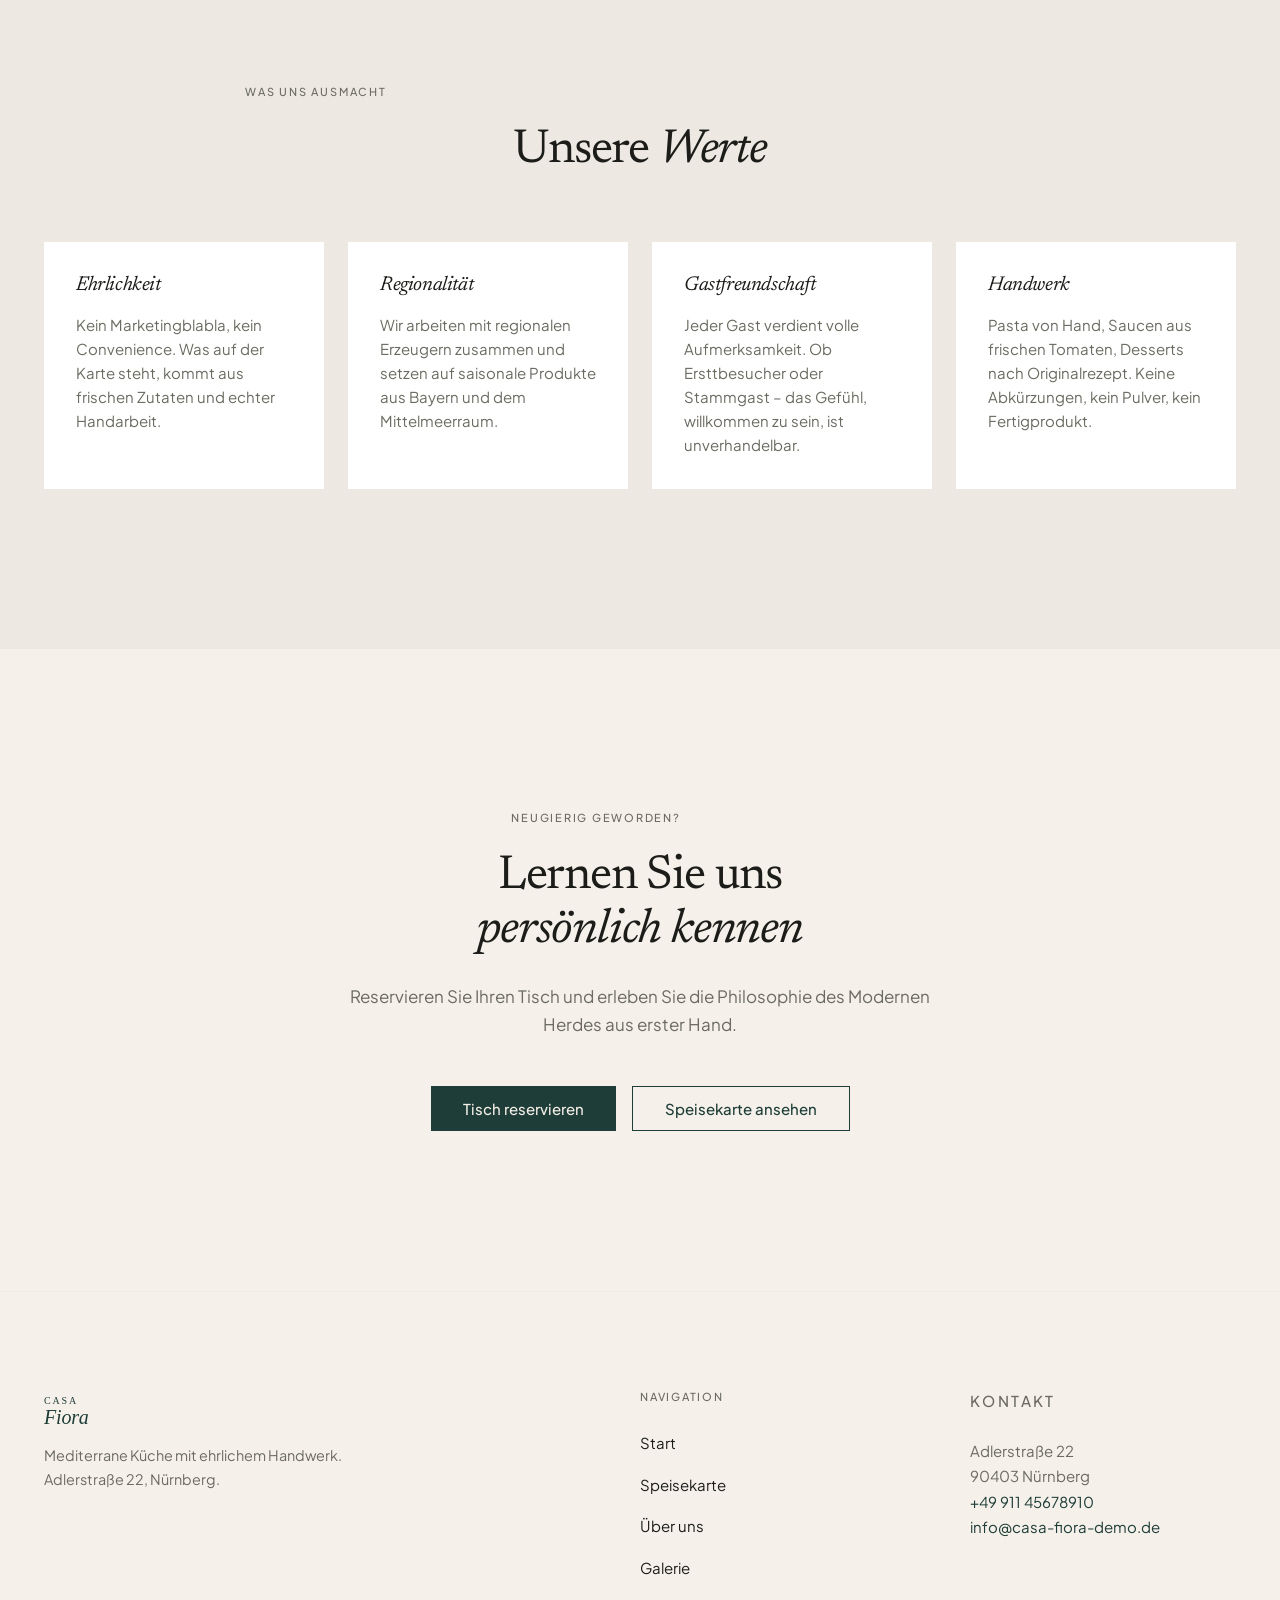
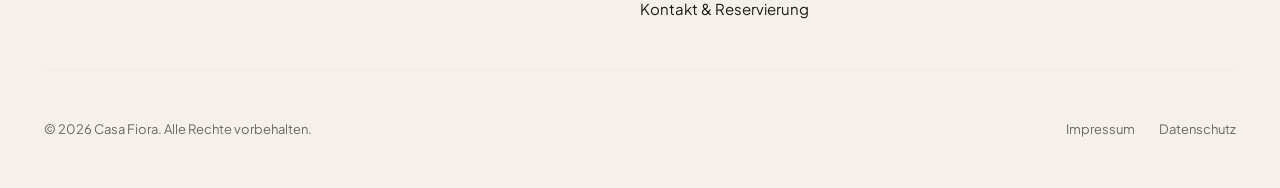
<file: about.html>
<!DOCTYPE html>
<html lang="de">
<head>
  <meta charset="UTF-8">
  <meta name="viewport" content="width=device-width, initial-scale=1.0">
  <meta name="description" content="Die Geschichte von Casa Fiora – Marco Fiora, Küchenchef und Inhaber, über seine Philosophie der ehrlichen mediterranen Küche in Nürnberg.">
  <meta name="robots" content="index, follow">
  <title>Über uns – Die Geschichte von Casa Fiora | Casa Fiora</title>

  <link rel="canonical" href="https://demorestaurant12.netlify.app/about.html">

  <link rel="icon" type="image/svg+xml" href="/favicon.svg">
  <link rel="icon" type="image/png" sizes="32x32" href="/favicon-32x32.png">
  <link rel="apple-touch-icon" sizes="180x180" href="/apple-touch-icon.png">
  <link rel="manifest" href="/site.webmanifest">

  <meta property="og:title" content="Über uns – Die Geschichte von Casa Fiora">
  <meta property="og:description" content="Marco Fiora und die Philosophie des Modernen Herdes. Ehrliche mediterrane Küche seit 2019 in Nürnberg.">
  <meta property="og:type" content="website">
  <meta property="og:url" content="https://demorestaurant12.netlify.app/about.html">
  <meta property="og:image" content="https://demorestaurant12.netlify.app/assets/images/og-image.jpg">
  <meta property="og:locale" content="de_DE">
  <meta property="og:site_name" content="Casa Fiora">

  <link rel="preload" href="/assets/fonts/newsreader-regular.woff2" as="font" type="font/woff2" crossorigin>
  <link rel="preload" href="/assets/fonts/plus-jakarta-sans-regular.woff2" as="font" type="font/woff2" crossorigin>
  <link rel="stylesheet" href="/style.css">

  <script src="/client.config.js"></script>
  <script src="/client-init.js"></script>
</head>
<body>

  <a href="#main-content" class="skip-link">Zum Inhalt springen</a>

  <!-- Navigation -->
  <header class="site-header is-transparent" id="site-header">
    <div class="container">
      <a href="/" class="site-logo" aria-label="Casa Fiora – Startseite">
        <img src="/assets/logo/logo.svg" alt="Casa Fiora" width="180" height="44" class="logo-light" data-client="logo">
        <img src="/assets/logo/logo-dark.svg" alt="Casa Fiora" width="180" height="44" class="logo-dark" data-client="logo-dark">
      </a>
      <nav class="site-nav" aria-label="Hauptnavigation">
        <ul id="main-menu" class="nav-list" role="list">
          <li><a href="/">Start</a></li>
          <li><a href="/speisekarte.html">Speisekarte</a></li>
          <li><a href="/about.html" aria-current="page">Über uns</a></li>
          <li><a href="/galerie.html">Galerie</a></li>
          <li><a href="/reservierung.html">Kontakt</a></li>
        </ul>
        <a href="/reservierung.html" class="nav-cta" aria-label="Tisch reservieren">Tisch reservieren</a>
        <button class="menu-toggle" type="button" aria-expanded="false" aria-controls="mobile-menu" aria-label="Menü öffnen">
          <img src="/assets/icons/menu.svg" alt="" aria-hidden="true" width="24" height="24" class="icon-menu">
          <img src="/assets/icons/close.svg" alt="" aria-hidden="true" width="24" height="24" class="icon-close">
        </button>
      </nav>
    </div>
  </header>

  <!-- Mobile Menu -->
  <nav id="mobile-menu" class="mobile-menu" aria-label="Mobile Navigation">
    <a href="/">Start</a>
    <a href="/speisekarte.html">Speisekarte</a>
    <a href="/about.html" aria-current="page">Über uns</a>
    <a href="/galerie.html">Galerie</a>
    <a href="/reservierung.html">Kontakt</a>
    <a href="/reservierung.html" class="btn btn--primary-light btn--sm mobile-menu-cta">Tisch reservieren</a>
  </nav>

  <main id="main-content">

    <!-- Page Header -->
    <div class="page-header">
      <div class="container">
        <p class="eyebrow page-header__eyebrow">Seit 2019</p>
        <h1 class="page-header__title">Über Casa <em>Fiora</em></h1>
        <p class="page-header__subtitle">Die Geschichte eines Restaurants, das Ehrlichkeit auf den Tisch bringt – jeden Abend, ohne Kompromisse.</p>
      </div>
    </div>

    <!-- Marco Fiora Split -->
    <section class="section section--creme" aria-labelledby="marco-heading">
      <div class="container">
        <div class="split split--text-right">
          <div class="split__media">
            <picture>
              <source media="(min-width: 1024px)" srcset="/assets/images/team-01-desktop.webp" type="image/webp">
              <source media="(min-width: 768px)" srcset="/assets/images/team-01-tablet.webp" type="image/webp">
              <img
                src="/assets/images/team-01-mobile.webp"
                alt="Marco Fiora – Inhaber und Küchenchef des Casa Fiora"
                width="800" height="1000"
                loading="eager"
                style="border-radius: var(--radius-md); width: 100%; object-fit: cover; max-height: 580px;">
            </picture>
          </div>
          <div class="split__text">
            <p class="eyebrow section__eyebrow" data-client="founder">Marco Fiora</p>
            <h2 class="split__headline" id="marco-heading">Küchenchef &amp;<br><em>Gastgeber</em></h2>
            <p class="split__body">
              Marco Fiora bringt mehr als 15 Jahre Erfahrung in der Gastronomie mit. Aufgewachsen in einer italienischstämmigen Familie im Münchner Umland, lernte er früh, dass gutes Essen Zeit braucht – und Liebe.
            </p>
            <p class="split__body">
              Nach Stationen in Mailand, Barcelona und München eröffnete Marco 2019 sein eigenes Restaurant in Nürnberg: Casa Fiora. Ein Ort, der seine persönliche Vision von Gastronomie widerspiegelt – warm, ehrlich, handwerklich.
            </p>
          </div>
        </div>
      </div>
    </section>

    <!-- Zitat Block -->
    <section class="section section--alt" aria-label="Zitat von Marco Fiora">
      <div class="container" style="max-width: 880px;">
        <div class="quote-block">
          <blockquote>
            „Gutes Essen beginnt für mich bei hochwertigen Zutaten, sauberer Zubereitung und echter Gastfreundschaft. Unsere Gäste sollen sich vom ersten Moment an willkommen fühlen."
          </blockquote>
          <cite>— Marco Fiora, Inhaber &amp; Küchenchef</cite>
        </div>
      </div>
    </section>

    <!-- Geschichte Split -->
    <section class="section section--creme" aria-labelledby="geschichte-heading">
      <div class="container">
        <div class="split split--text-left">
          <div class="split__text">
            <p class="eyebrow section__eyebrow">Unsere Geschichte</p>
            <h2 class="split__headline" id="geschichte-heading">Von der Idee zum<br><em>Modernen Herd</em></h2>
            <p class="split__body">
              Die Idee zu Casa Fiora entstand aus einer schlichten Überzeugung: Nürnberg verdient ein Restaurant, das mediterrane Küche so zubereitet wie sie sein sollte – ohne Showeffekte, mit maximaler Qualität.
            </p>
            <p class="split__body">
              Im Herbst 2019 öffnete Casa Fiora erstmals seine Türen. Seitdem ist das Restaurant zu einem festen Bestandteil der Nürnberger Gastro-Szene geworden – bekannt für seine hausgemachte Pasta, die offene Küche und einen Service, der persönlich und aufmerksam ist, ohne aufdringlich zu sein.
            </p>
          </div>
          <div class="split__media">
            <picture>
              <source media="(min-width: 1024px)" srcset="/assets/images/about-01-desktop.webp" type="image/webp">
              <source media="(min-width: 768px)" srcset="/assets/images/about-01-tablet.webp" type="image/webp">
              <img
                src="/assets/images/about-01-mobile.webp"
                alt="Die Küche des Casa Fiora – frisch zubereitete Gerichte"
                width="1200" height="800"
                loading="lazy"
                style="border-radius: var(--radius-md); width: 100%; object-fit: cover;">
            </picture>
          </div>
        </div>
      </div>
    </section>

    <!-- Werte Grid -->
    <section class="section section--alt" aria-labelledby="werte-heading">
      <div class="container">
        <header style="text-align: center; margin-bottom: var(--space-6);">
          <p class="eyebrow section__eyebrow">Was uns ausmacht</p>
          <h2 class="section__headline" id="werte-heading">Unsere <em>Werte</em></h2>
        </header>
        <div class="values-grid">
          <div class="value-card">
            <h3 class="value-card__title">Ehrlichkeit</h3>
            <p class="value-card__desc">Kein Marketingblabla, kein Convenience. Was auf der Karte steht, kommt aus frischen Zutaten und echter Handarbeit.</p>
          </div>
          <div class="value-card">
            <h3 class="value-card__title">Regionalität</h3>
            <p class="value-card__desc">Wir arbeiten mit regionalen Erzeugern zusammen und setzen auf saisonale Produkte aus Bayern und dem Mittelmeerraum.</p>
          </div>
          <div class="value-card">
            <h3 class="value-card__title">Gastfreundschaft</h3>
            <p class="value-card__desc">Jeder Gast verdient volle Aufmerksamkeit. Ob Ersttbesucher oder Stammgast – das Gefühl, willkommen zu sein, ist unverhandelbar.</p>
          </div>
          <div class="value-card">
            <h3 class="value-card__title">Handwerk</h3>
            <p class="value-card__desc">Pasta von Hand, Saucen aus frischen Tomaten, Desserts nach Originalrezept. Keine Abkürzungen, kein Pulver, kein Fertigprodukt.</p>
          </div>
        </div>
      </div>
    </section>

    <!-- CTA -->
    <section class="section section--creme" style="text-align: center;" aria-label="Reservierung">
      <div class="container" style="max-width: 680px;">
        <p class="eyebrow section__eyebrow">Neugierig geworden?</p>
        <h2 class="section__headline">Lernen Sie uns<br><em>persönlich kennen</em></h2>
        <p class="section__subline" style="margin-inline: auto;">Reservieren Sie Ihren Tisch und erleben Sie die Philosophie des Modernen Herdes aus erster Hand.</p>
        <div style="display: flex; flex-wrap: wrap; gap: var(--space-2); justify-content: center; margin-top: var(--space-5);">
          <a href="/reservierung.html" class="btn btn--primary">Tisch reservieren</a>
          <a href="/speisekarte.html" class="btn btn--outline-dark">Speisekarte ansehen</a>
        </div>
      </div>
    </section>

  </main>

  <!-- Footer -->
  <footer class="site-footer" aria-label="Seitenfu&szlig;">
    <div class="container">
      <div class="footer-inner">
        <div class="footer-brand">
          <a href="/" aria-label="Casa Fiora – Startseite" class="footer-logo">
            <img src="/assets/logo/logo-dark.svg" alt="Casa Fiora" width="180" height="44" data-client="logo-dark">
          </a>
          <p class="footer-tagline">Mediterrane Küche mit ehrlichem Handwerk. Adlerstraße 22, Nürnberg.</p>
        </div>
        <nav aria-label="Seiten-Navigation">
          <p class="footer-nav__title">Navigation</p>
          <ul class="footer-nav__list" role="list">
            <li><a href="/">Start</a></li>
            <li><a href="/speisekarte.html">Speisekarte</a></li>
            <li><a href="/about.html">Über uns</a></li>
            <li><a href="/galerie.html">Galerie</a></li>
            <li><a href="/reservierung.html">Kontakt &amp; Reservierung</a></li>
          </ul>
        </nav>
        <div class="footer-contact">
          <p class="footer-nav__title">Kontakt</p>
          <p>
            <span data-client="street">Adlerstraße 22</span><br>
            <span data-client="city">90403 Nürnberg</span><br>
            <a href="tel:+4991145678910" data-client="phone" data-client-href="phone">0911 45678910</a><br>
            <a href="mailto:info@casa-fiora-demo.de" data-client="email" data-client-href="email">info@casa-fiora-demo.de</a>
          </p>
        </div>
      </div>
      <div class="footer-bottom">
        <p class="footer-copyright">&copy; 2026 <span data-client="name">Casa Fiora</span>. Alle Rechte vorbehalten.</p>
        <nav class="footer-legal" aria-label="Rechtliches">
          <a href="/impressum.html">Impressum</a>
          <a href="/datenschutz.html">Datenschutz</a>
        </nav>
      </div>
    </div>
  </footer>

  <script src="/script.js" defer></script>
</body>
</html>
</file>
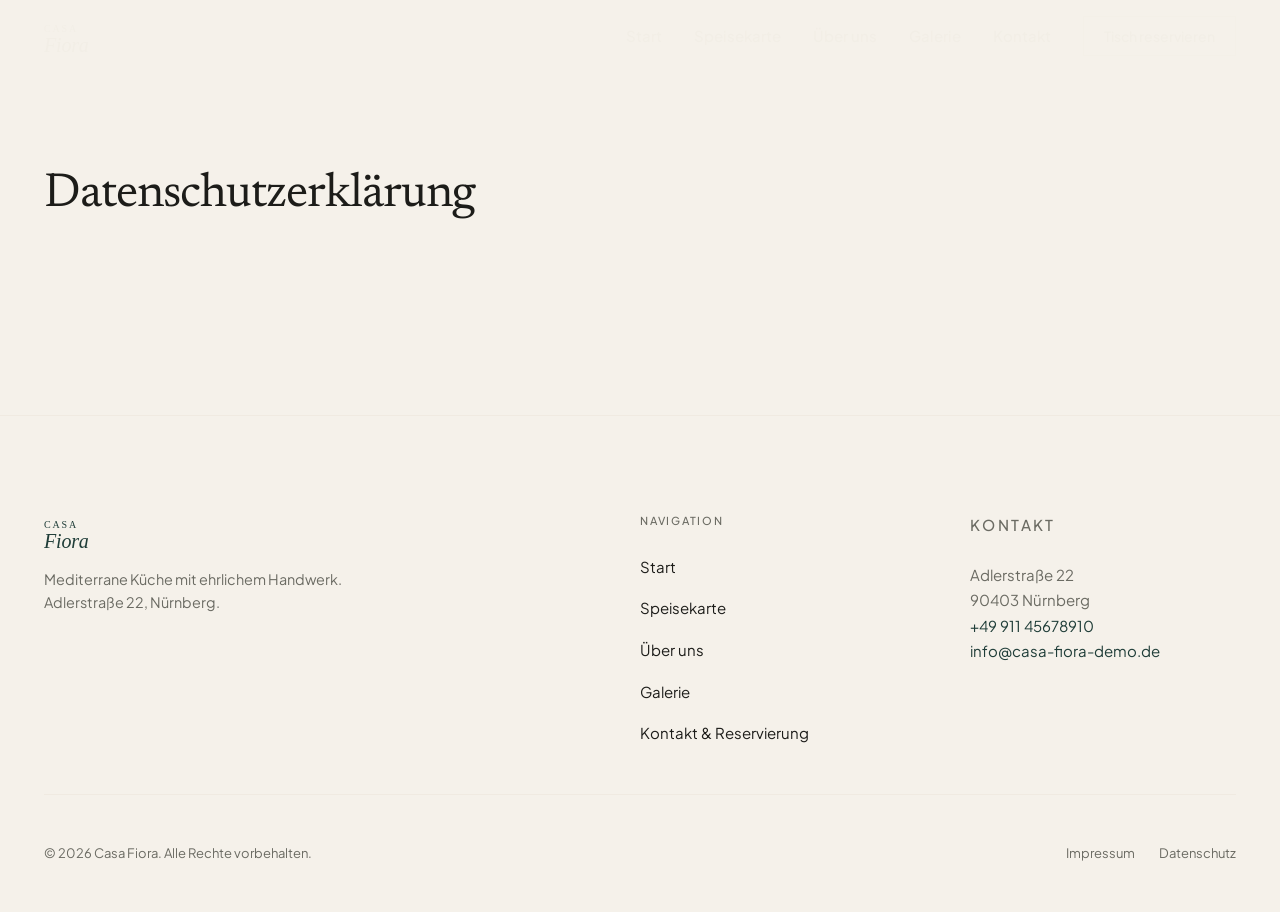
<file: datenschutz.html>
<!DOCTYPE html>
<html lang="de">
<head>
  <meta charset="UTF-8">
  <meta name="viewport" content="width=device-width, initial-scale=1.0">
  <meta name="description" content="Datenschutzerklärung von Casa Fiora: Informationen zur Verarbeitung personenbezogener Daten nach DSGVO.">
  <meta name="robots" content="index, follow">
  <title>Datenschutz | Casa Fiora</title>

  <link rel="canonical" href="https://demorestaurant12.netlify.app/datenschutz.html">

  <link rel="icon" type="image/svg+xml" href="/favicon.svg">
  <link rel="icon" type="image/png" sizes="32x32" href="/favicon-32x32.png">
  <link rel="apple-touch-icon" sizes="180x180" href="/apple-touch-icon.png">
  <link rel="manifest" href="/site.webmanifest">

  <meta property="og:title" content="Datenschutz | Casa Fiora">
  <meta property="og:description" content="Datenschutzerklärung von Casa Fiora nach DSGVO.">
  <meta property="og:type" content="website">
  <meta property="og:url" content="https://demorestaurant12.netlify.app/datenschutz.html">
  <meta property="og:image" content="https://demorestaurant12.netlify.app/assets/images/og-image.jpg">
  <meta property="og:locale" content="de_DE">
  <meta property="og:site_name" content="Casa Fiora">

  <link rel="preload" href="/assets/fonts/newsreader-regular.woff2" as="font" type="font/woff2" crossorigin>
  <link rel="preload" href="/assets/fonts/plus-jakarta-sans-regular.woff2" as="font" type="font/woff2" crossorigin>
  <link rel="stylesheet" href="/style.css">

  <script src="/client.config.js"></script>
  <script src="/client-init.js"></script>
</head>
<body>

  <a href="#main-content" class="skip-link">Zum Inhalt springen</a>

  <!-- Navigation -->
  <header class="site-header is-transparent" id="site-header">
    <div class="container">
      <a href="/" class="site-logo" aria-label="Casa Fiora – Startseite">
        <img src="/assets/logo/logo.svg" alt="Casa Fiora" width="180" height="44" class="logo-light" data-client="logo">
        <img src="/assets/logo/logo-dark.svg" alt="Casa Fiora" width="180" height="44" class="logo-dark" data-client="logo-dark">
      </a>
      <nav class="site-nav" aria-label="Hauptnavigation">
        <ul id="main-menu" class="nav-list" role="list">
          <li><a href="/">Start</a></li>
          <li><a href="/speisekarte.html">Speisekarte</a></li>
          <li><a href="/about.html">Über uns</a></li>
          <li><a href="/galerie.html">Galerie</a></li>
          <li><a href="/reservierung.html">Kontakt</a></li>
        </ul>
        <a href="/reservierung.html" class="nav-cta" aria-label="Tisch reservieren">Tisch reservieren</a>
        <button class="menu-toggle" type="button" aria-expanded="false" aria-controls="mobile-menu" aria-label="Menü öffnen">
          <img src="/assets/icons/menu.svg" alt="" aria-hidden="true" width="24" height="24" class="icon-menu">
          <img src="/assets/icons/close.svg" alt="" aria-hidden="true" width="24" height="24" class="icon-close">
        </button>
      </nav>
    </div>
  </header>

  <!-- Mobile Menu -->
  <nav id="mobile-menu" class="mobile-menu" aria-label="Mobile Navigation">
    <a href="/">Start</a>
    <a href="/speisekarte.html">Speisekarte</a>
    <a href="/about.html">Über uns</a>
    <a href="/galerie.html">Galerie</a>
    <a href="/reservierung.html">Kontakt</a>
    <a href="/reservierung.html" class="btn btn--primary-light btn--sm mobile-menu-cta">Tisch reservieren</a>
  </nav>

  <main id="main-content">
    <section class="legal-page">
      <div class="container">
        <h1>Datenschutzerklärung</h1>
        <div class="legal-content">
          <!-- Inhalt wird vom Seitenbetreiber eingefügt -->
        </div>
      </div>
    </section>
  </main>

  <!-- Footer -->
  <footer class="site-footer" aria-label="Seitenfu&szlig;">
    <div class="container">
      <div class="footer-inner">
        <div class="footer-brand">
          <a href="/" aria-label="Casa Fiora – Startseite" class="footer-logo">
            <img src="/assets/logo/logo-dark.svg" alt="Casa Fiora" width="180" height="44" data-client="logo-dark">
          </a>
          <p class="footer-tagline">Mediterrane Küche mit ehrlichem Handwerk. Adlerstraße 22, Nürnberg.</p>
        </div>
        <nav aria-label="Seiten-Navigation">
          <p class="footer-nav__title">Navigation</p>
          <ul class="footer-nav__list" role="list">
            <li><a href="/">Start</a></li>
            <li><a href="/speisekarte.html">Speisekarte</a></li>
            <li><a href="/about.html">Über uns</a></li>
            <li><a href="/galerie.html">Galerie</a></li>
            <li><a href="/reservierung.html">Kontakt &amp; Reservierung</a></li>
          </ul>
        </nav>
        <div class="footer-contact">
          <p class="footer-nav__title">Kontakt</p>
          <p>
            <span data-client="street">Adlerstraße 22</span><br>
            <span data-client="city">90403 Nürnberg</span><br>
            <a href="tel:+4991145678910" data-client="phone" data-client-href="phone">0911 45678910</a><br>
            <a href="mailto:info@casa-fiora-demo.de" data-client="email" data-client-href="email">info@casa-fiora-demo.de</a>
          </p>
        </div>
      </div>
      <div class="footer-bottom">
        <p class="footer-copyright">&copy; 2026 <span data-client="name">Casa Fiora</span>. Alle Rechte vorbehalten.</p>
        <nav class="footer-legal" aria-label="Rechtliches">
          <a href="/impressum.html">Impressum</a>
          <a href="/datenschutz.html" aria-current="page">Datenschutz</a>
        </nav>
      </div>
    </div>
  </footer>

  <script src="/script.js" defer></script>
</body>
</html>
</file>
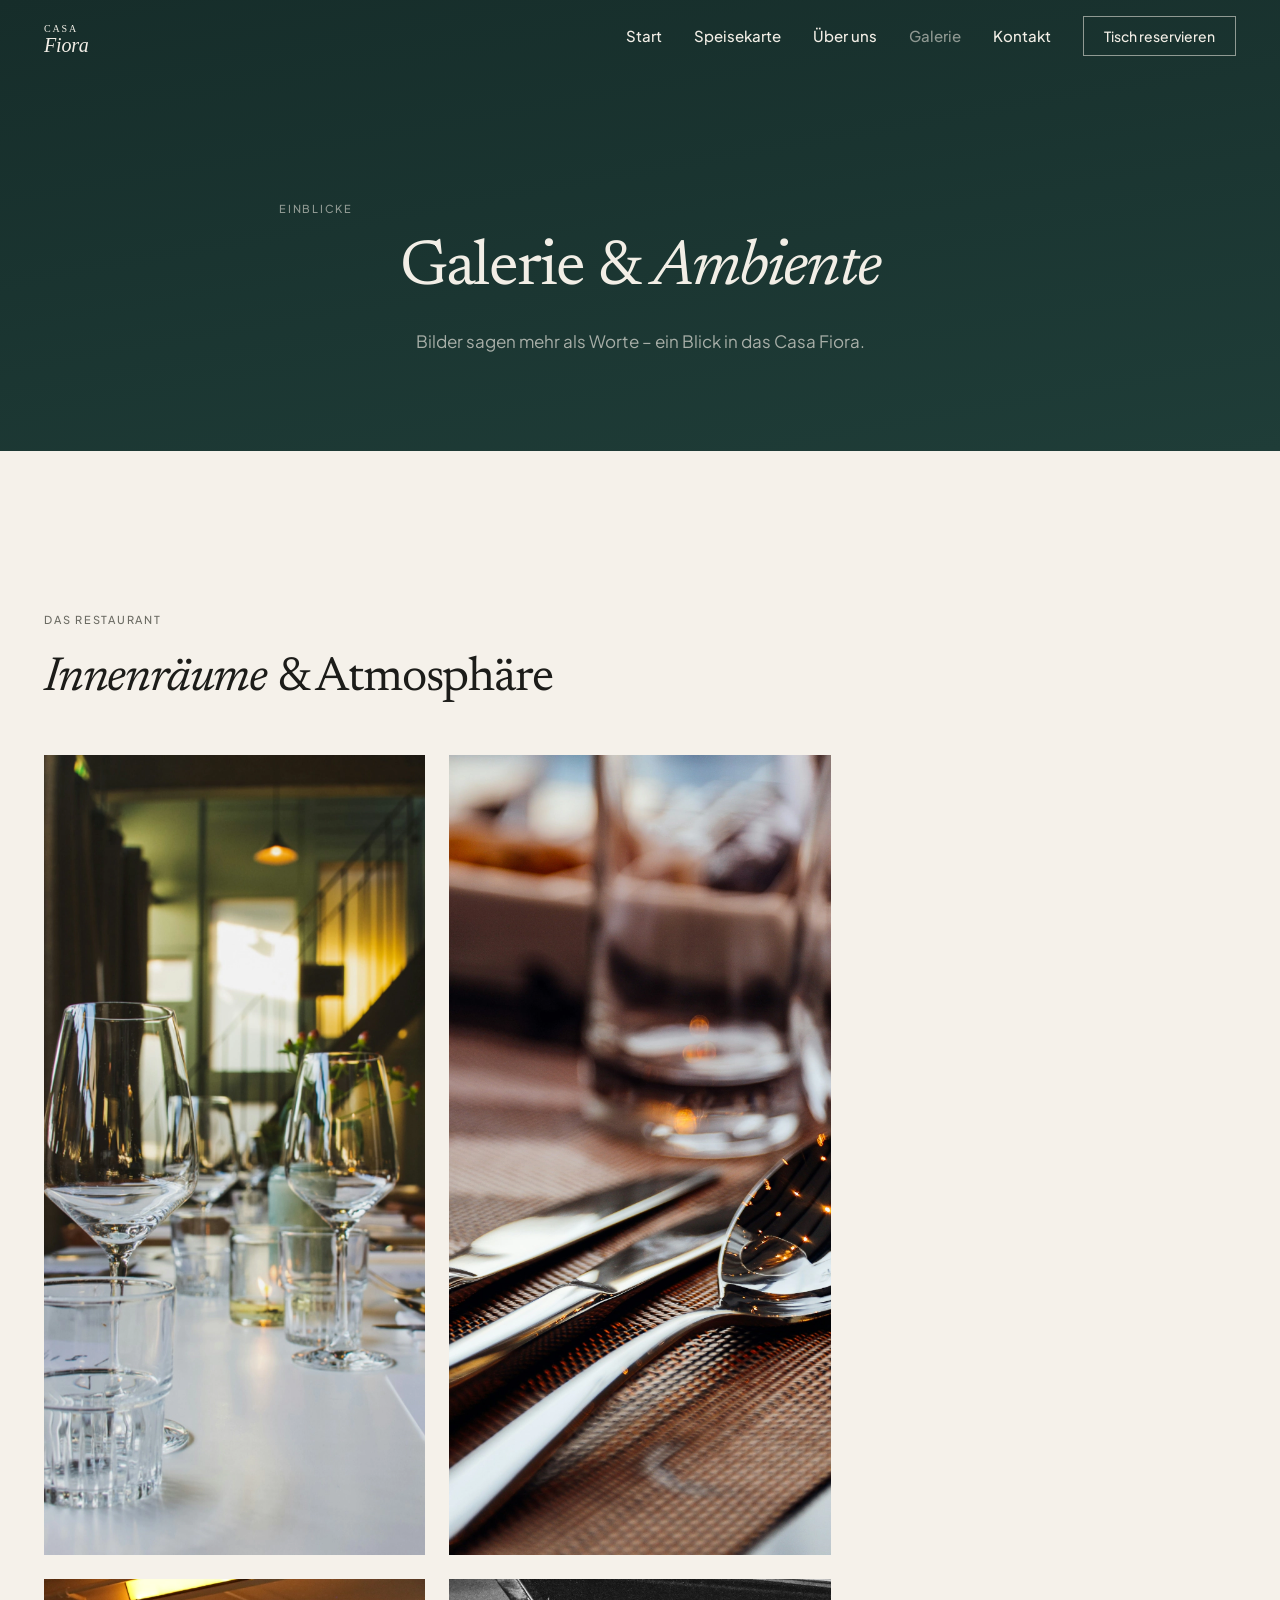
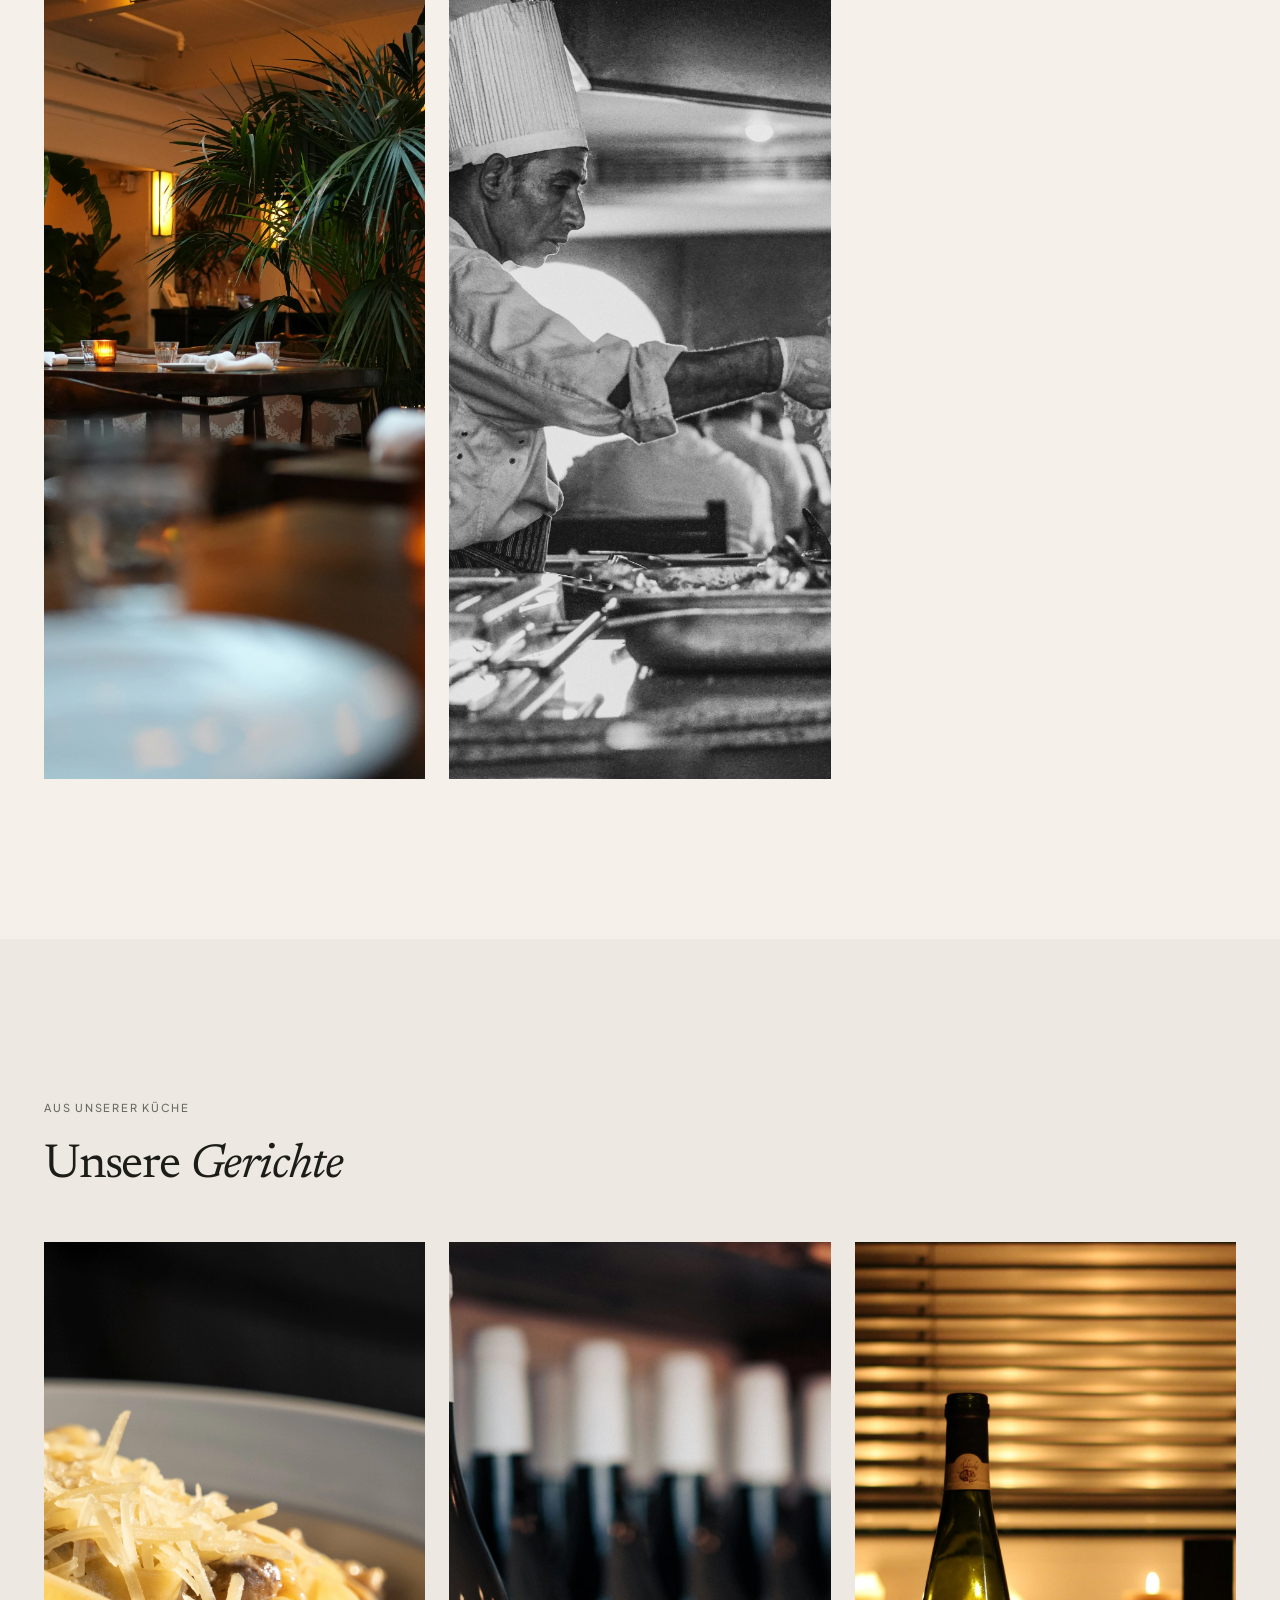
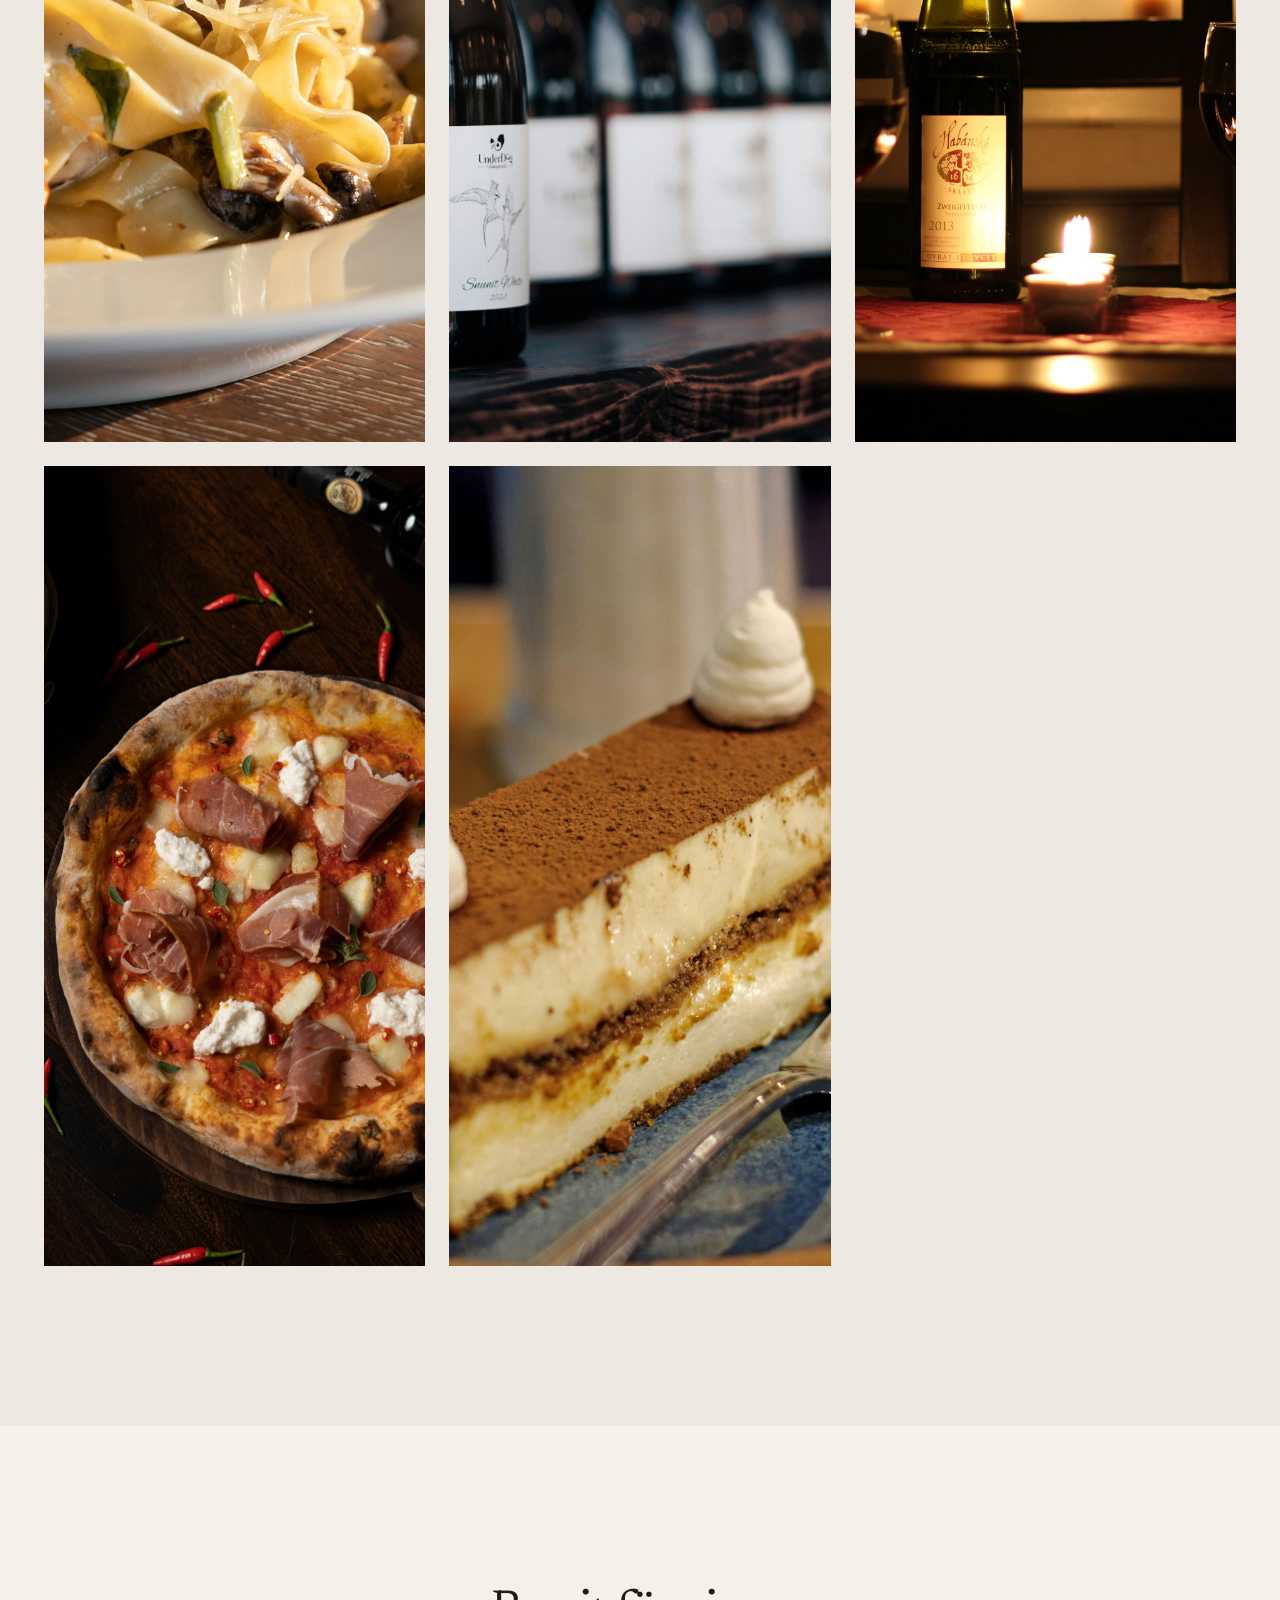
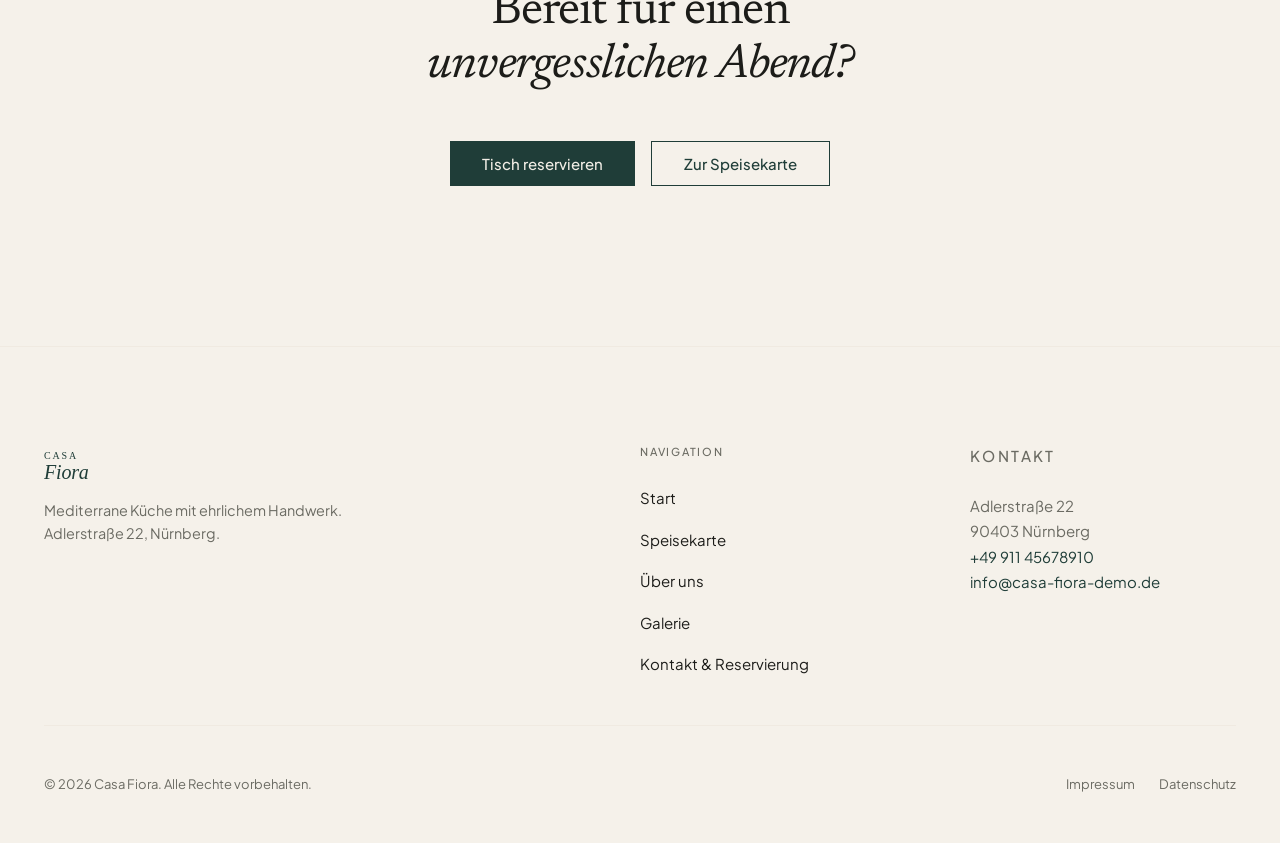
<file: galerie.html>
<!DOCTYPE html>
<html lang="de">
<head>
  <meta charset="UTF-8">
  <meta name="viewport" content="width=device-width, initial-scale=1.0">
  <meta name="description" content="Bildergalerie von Casa Fiora in Nürnberg – Einblicke in unser Restaurant, unsere Gerichte und die warme Atmosphäre des Hauses.">
  <meta name="robots" content="index, follow">
  <title>Galerie &amp; Ambiente | Casa Fiora – Mediterrane Küche Nürnberg</title>

  <link rel="canonical" href="https://demorestaurant12.netlify.app/galerie.html">

  <link rel="icon" type="image/svg+xml" href="/favicon.svg">
  <link rel="icon" type="image/png" sizes="32x32" href="/favicon-32x32.png">
  <link rel="apple-touch-icon" sizes="180x180" href="/apple-touch-icon.png">
  <link rel="manifest" href="/site.webmanifest">

  <meta property="og:title" content="Galerie &amp; Ambiente – Casa Fiora Nürnberg">
  <meta property="og:description" content="Einblicke in das Casa Fiora: Interior, Gerichte und die warme Atmosphäre unseres Restaurants.">
  <meta property="og:type" content="website">
  <meta property="og:url" content="https://demorestaurant12.netlify.app/galerie.html">
  <meta property="og:image" content="https://demorestaurant12.netlify.app/assets/images/og-image.jpg">
  <meta property="og:locale" content="de_DE">
  <meta property="og:site_name" content="Casa Fiora">

  <link rel="preload" href="/assets/fonts/newsreader-regular.woff2" as="font" type="font/woff2" crossorigin>
  <link rel="preload" href="/assets/fonts/plus-jakarta-sans-regular.woff2" as="font" type="font/woff2" crossorigin>
  <link rel="stylesheet" href="/style.css">

  <script src="/client.config.js"></script>
  <script src="/client-init.js"></script>
</head>
<body>

  <a href="#main-content" class="skip-link">Zum Inhalt springen</a>

  <!-- Navigation -->
  <header class="site-header is-transparent" id="site-header">
    <div class="container">
      <a href="/" class="site-logo" aria-label="Casa Fiora – Startseite">
        <img src="/assets/logo/logo.svg" alt="Casa Fiora" width="180" height="44" class="logo-light" data-client="logo">
        <img src="/assets/logo/logo-dark.svg" alt="Casa Fiora" width="180" height="44" class="logo-dark" data-client="logo-dark">
      </a>
      <nav class="site-nav" aria-label="Hauptnavigation">
        <ul id="main-menu" class="nav-list" role="list">
          <li><a href="/">Start</a></li>
          <li><a href="/speisekarte.html">Speisekarte</a></li>
          <li><a href="/about.html">Über uns</a></li>
          <li><a href="/galerie.html" aria-current="page">Galerie</a></li>
          <li><a href="/reservierung.html">Kontakt</a></li>
        </ul>
        <a href="/reservierung.html" class="nav-cta" aria-label="Tisch reservieren">Tisch reservieren</a>
        <button class="menu-toggle" type="button" aria-expanded="false" aria-controls="mobile-menu" aria-label="Menü öffnen">
          <img src="/assets/icons/menu.svg" alt="" aria-hidden="true" width="24" height="24" class="icon-menu">
          <img src="/assets/icons/close.svg" alt="" aria-hidden="true" width="24" height="24" class="icon-close">
        </button>
      </nav>
    </div>
  </header>

  <!-- Mobile Menu -->
  <nav id="mobile-menu" class="mobile-menu" aria-label="Mobile Navigation">
    <a href="/">Start</a>
    <a href="/speisekarte.html">Speisekarte</a>
    <a href="/about.html">Über uns</a>
    <a href="/galerie.html" aria-current="page">Galerie</a>
    <a href="/reservierung.html">Kontakt</a>
    <a href="/reservierung.html" class="btn btn--primary-light btn--sm mobile-menu-cta">Tisch reservieren</a>
  </nav>

  <main id="main-content">

    <!-- Page Header -->
    <div class="page-header">
      <div class="container">
        <p class="eyebrow page-header__eyebrow">Einblicke</p>
        <h1 class="page-header__title">Galerie &amp; <em>Ambiente</em></h1>
        <p class="page-header__subtitle">Bilder sagen mehr als Worte – ein Blick in das Casa Fiora.</p>
      </div>
    </div>

    <!-- Interior Gallery -->
    <section class="section section--creme" aria-labelledby="interior-gallery-heading">
      <div class="container">
        <header style="margin-bottom: var(--space-5);">
          <p class="eyebrow section__eyebrow">Das Restaurant</p>
          <h2 class="section__headline" id="interior-gallery-heading"><em>Innenräume</em> &amp; Atmosphäre</h2>
        </header>
        <div class="gallery-grid">
          <picture>
            <source media="(min-width: 1024px)" srcset="/assets/images/gallery-01-desktop.webp" type="image/webp">
            <source media="(min-width: 768px)" srcset="/assets/images/gallery-01-tablet.webp" type="image/webp">
            <img
              src="/assets/images/gallery-01-mobile.webp"
              alt="Innenraum des Casa Fiora – warme Holzelemente und dimmbares Licht"
              width="1200" height="800"
              loading="eager">
          </picture>
          <picture>
            <source media="(min-width: 1024px)" srcset="/assets/images/gallery-02-desktop.webp" type="image/webp">
            <source media="(min-width: 768px)" srcset="/assets/images/gallery-02-tablet.webp" type="image/webp">
            <img
              src="/assets/images/gallery-02-mobile.webp"
              alt="Gedeckter Tisch im Casa Fiora"
              width="1200" height="800"
              loading="lazy">
          </picture>
          <picture>
            <source media="(min-width: 1024px)" srcset="/assets/images/gallery-03-desktop.webp" type="image/webp">
            <source media="(min-width: 768px)" srcset="/assets/images/gallery-03-tablet.webp" type="image/webp">
            <img
              src="/assets/images/gallery-03-mobile.webp"
              alt="Detail – Besteck und Weingläser auf dem Tisch"
              width="1200" height="800"
              loading="lazy">
          </picture>
          <picture>
            <source media="(min-width: 1024px)" srcset="/assets/images/gallery-04-desktop.webp" type="image/webp">
            <source media="(min-width: 768px)" srcset="/assets/images/gallery-04-tablet.webp" type="image/webp">
            <img
              src="/assets/images/gallery-04-mobile.webp"
              alt="Marco Fiora in der Küche des Casa Fiora"
              width="1200" height="800"
              loading="lazy">
          </picture>
        </div>
      </div>
    </section>

    <!-- Food Gallery -->
    <section class="section section--alt" aria-labelledby="food-gallery-heading">
      <div class="container">
        <header style="margin-bottom: var(--space-5);">
          <p class="eyebrow section__eyebrow">Aus unserer Küche</p>
          <h2 class="section__headline" id="food-gallery-heading">Unsere <em>Gerichte</em></h2>
        </header>
        <div class="gallery-grid">
          <picture>
            <source media="(min-width: 1024px)" srcset="/assets/images/dish-01-desktop.webp" type="image/webp">
            <source media="(min-width: 768px)" srcset="/assets/images/dish-01-tablet.webp" type="image/webp">
            <img
              src="/assets/images/dish-01-mobile.webp"
              alt="Tagliatelle al Tartufo – hausgemachte Pasta mit Sommertrüffel"
              width="1200" height="800"
              loading="lazy">
          </picture>
          <picture>
            <source media="(min-width: 1024px)" srcset="/assets/images/dish-02-desktop.webp" type="image/webp">
            <source media="(min-width: 768px)" srcset="/assets/images/dish-02-tablet.webp" type="image/webp">
            <img
              src="/assets/images/dish-02-mobile.webp"
              alt="Pizza Bianca Fiora – mit Büffelmozzarella und Parmaschinken"
              width="1200" height="800"
              loading="lazy">
          </picture>
          <picture>
            <source media="(min-width: 1024px)" srcset="/assets/images/gallery-05-desktop.webp" type="image/webp">
            <source media="(min-width: 768px)" srcset="/assets/images/gallery-05-tablet.webp" type="image/webp">
            <img
              src="/assets/images/gallery-05-mobile.webp"
              alt="Auswahl italienischer Weine im Casa Fiora"
              width="1200" height="800"
              loading="lazy">
          </picture>
          <picture>
            <source media="(min-width: 1024px)" srcset="/assets/images/dish-03-desktop.webp" type="image/webp">
            <source media="(min-width: 768px)" srcset="/assets/images/dish-03-tablet.webp" type="image/webp">
            <img
              src="/assets/images/dish-03-mobile.webp"
              alt="Tiramisù della Casa – Marcos Originalrezept"
              width="1200" height="800"
              loading="lazy">
          </picture>
          <picture>
            <source media="(min-width: 1024px)" srcset="/assets/images/gallery-06-desktop.webp" type="image/webp">
            <source media="(min-width: 768px)" srcset="/assets/images/gallery-06-tablet.webp" type="image/webp">
            <img
              src="/assets/images/gallery-06-mobile.webp"
              alt="Tischdeckung für ein besonderes Abendessen im Casa Fiora"
              width="1200" height="800"
              loading="lazy">
          </picture>
        </div>
      </div>
    </section>

    <!-- CTA -->
    <section class="section section--creme" style="text-align: center;" aria-label="Reservierung">
      <div class="container" style="max-width: 600px;">
        <h2 class="section__headline">Bereit für einen<br><em>unvergesslichen Abend?</em></h2>
        <div style="display: flex; flex-wrap: wrap; gap: var(--space-2); justify-content: center; margin-top: var(--space-5);">
          <a href="/reservierung.html" class="btn btn--primary">Tisch reservieren</a>
          <a href="/speisekarte.html" class="btn btn--outline-dark">Zur Speisekarte</a>
        </div>
      </div>
    </section>

  </main>

  <!-- Footer -->
  <footer class="site-footer" aria-label="Seitenfu&szlig;">
    <div class="container">
      <div class="footer-inner">
        <div class="footer-brand">
          <a href="/" aria-label="Casa Fiora – Startseite" class="footer-logo">
            <img src="/assets/logo/logo-dark.svg" alt="Casa Fiora" width="180" height="44" data-client="logo-dark">
          </a>
          <p class="footer-tagline">Mediterrane Küche mit ehrlichem Handwerk. Adlerstraße 22, Nürnberg.</p>
        </div>
        <nav aria-label="Seiten-Navigation">
          <p class="footer-nav__title">Navigation</p>
          <ul class="footer-nav__list" role="list">
            <li><a href="/">Start</a></li>
            <li><a href="/speisekarte.html">Speisekarte</a></li>
            <li><a href="/about.html">Über uns</a></li>
            <li><a href="/galerie.html">Galerie</a></li>
            <li><a href="/reservierung.html">Kontakt &amp; Reservierung</a></li>
          </ul>
        </nav>
        <div class="footer-contact">
          <p class="footer-nav__title">Kontakt</p>
          <p>
            <span data-client="street">Adlerstraße 22</span><br>
            <span data-client="city">90403 Nürnberg</span><br>
            <a href="tel:+4991145678910" data-client="phone" data-client-href="phone">0911 45678910</a><br>
            <a href="mailto:info@casa-fiora-demo.de" data-client="email" data-client-href="email">info@casa-fiora-demo.de</a>
          </p>
        </div>
      </div>
      <div class="footer-bottom">
        <p class="footer-copyright">&copy; 2026 <span data-client="name">Casa Fiora</span>. Alle Rechte vorbehalten.</p>
        <nav class="footer-legal" aria-label="Rechtliches">
          <a href="/impressum.html">Impressum</a>
          <a href="/datenschutz.html">Datenschutz</a>
        </nav>
      </div>
    </div>
  </footer>

  <script src="/script.js" defer></script>
</body>
</html>
</file>
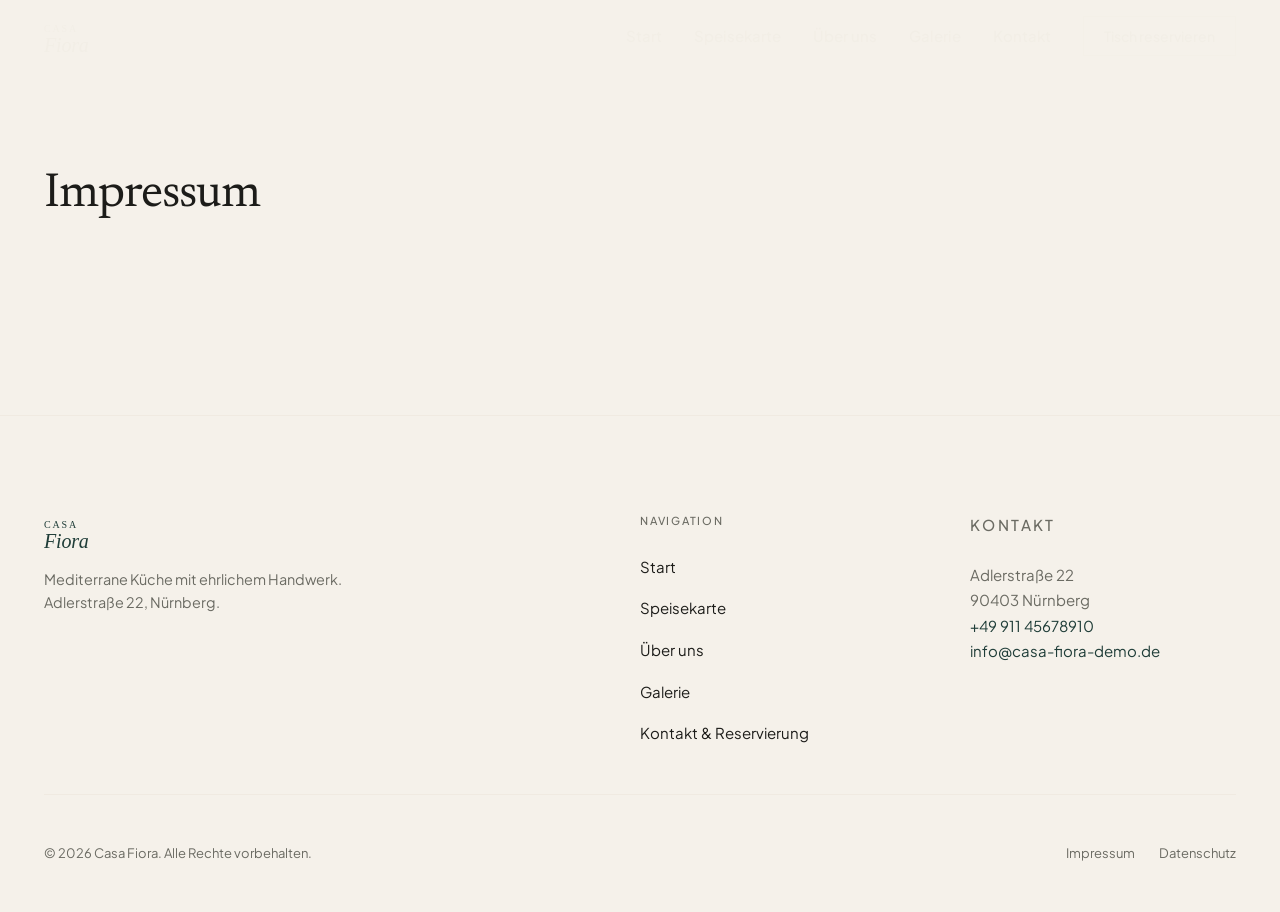
<file: impressum.html>
<!DOCTYPE html>
<html lang="de">
<head>
  <meta charset="UTF-8">
  <meta name="viewport" content="width=device-width, initial-scale=1.0">
  <meta name="description" content="Impressum von Casa Fiora mit Angaben gemäß § 5 TMG.">
  <meta name="robots" content="index, follow">
  <title>Impressum | Casa Fiora</title>

  <link rel="canonical" href="https://demorestaurant12.netlify.app/impressum.html">

  <link rel="icon" type="image/svg+xml" href="/favicon.svg">
  <link rel="icon" type="image/png" sizes="32x32" href="/favicon-32x32.png">
  <link rel="apple-touch-icon" sizes="180x180" href="/apple-touch-icon.png">
  <link rel="manifest" href="/site.webmanifest">

  <meta property="og:title" content="Impressum | Casa Fiora">
  <meta property="og:description" content="Impressum von Casa Fiora mit Angaben gemäß § 5 TMG.">
  <meta property="og:type" content="website">
  <meta property="og:url" content="https://demorestaurant12.netlify.app/impressum.html">
  <meta property="og:image" content="https://demorestaurant12.netlify.app/assets/images/og-image.jpg">
  <meta property="og:locale" content="de_DE">
  <meta property="og:site_name" content="Casa Fiora">

  <link rel="preload" href="/assets/fonts/newsreader-regular.woff2" as="font" type="font/woff2" crossorigin>
  <link rel="preload" href="/assets/fonts/plus-jakarta-sans-regular.woff2" as="font" type="font/woff2" crossorigin>
  <link rel="stylesheet" href="/style.css">

  <script src="/client.config.js"></script>
  <script src="/client-init.js"></script>
</head>
<body>

  <a href="#main-content" class="skip-link">Zum Inhalt springen</a>

  <!-- Navigation -->
  <header class="site-header is-transparent" id="site-header">
    <div class="container">
      <a href="/" class="site-logo" aria-label="Casa Fiora – Startseite">
        <img src="/assets/logo/logo.svg" alt="Casa Fiora" width="180" height="44" class="logo-light" data-client="logo">
        <img src="/assets/logo/logo-dark.svg" alt="Casa Fiora" width="180" height="44" class="logo-dark" data-client="logo-dark">
      </a>
      <nav class="site-nav" aria-label="Hauptnavigation">
        <ul id="main-menu" class="nav-list" role="list">
          <li><a href="/">Start</a></li>
          <li><a href="/speisekarte.html">Speisekarte</a></li>
          <li><a href="/about.html">Über uns</a></li>
          <li><a href="/galerie.html">Galerie</a></li>
          <li><a href="/reservierung.html">Kontakt</a></li>
        </ul>
        <a href="/reservierung.html" class="nav-cta" aria-label="Tisch reservieren">Tisch reservieren</a>
        <button class="menu-toggle" type="button" aria-expanded="false" aria-controls="mobile-menu" aria-label="Menü öffnen">
          <img src="/assets/icons/menu.svg" alt="" aria-hidden="true" width="24" height="24" class="icon-menu">
          <img src="/assets/icons/close.svg" alt="" aria-hidden="true" width="24" height="24" class="icon-close">
        </button>
      </nav>
    </div>
  </header>

  <!-- Mobile Menu -->
  <nav id="mobile-menu" class="mobile-menu" aria-label="Mobile Navigation">
    <a href="/">Start</a>
    <a href="/speisekarte.html">Speisekarte</a>
    <a href="/about.html">Über uns</a>
    <a href="/galerie.html">Galerie</a>
    <a href="/reservierung.html">Kontakt</a>
    <a href="/reservierung.html" class="btn btn--primary-light btn--sm mobile-menu-cta">Tisch reservieren</a>
  </nav>

  <main id="main-content">
    <section class="legal-page">
      <div class="container">
        <h1>Impressum</h1>
        <div class="legal-content">
          <!-- Inhalt wird vom Seitenbetreiber eingefügt -->
        </div>
      </div>
    </section>
  </main>

  <!-- Footer -->
  <footer class="site-footer" aria-label="Seitenfu&szlig;">
    <div class="container">
      <div class="footer-inner">
        <div class="footer-brand">
          <a href="/" aria-label="Casa Fiora – Startseite" class="footer-logo">
            <img src="/assets/logo/logo-dark.svg" alt="Casa Fiora" width="180" height="44" data-client="logo-dark">
          </a>
          <p class="footer-tagline">Mediterrane Küche mit ehrlichem Handwerk. Adlerstraße 22, Nürnberg.</p>
        </div>
        <nav aria-label="Seiten-Navigation">
          <p class="footer-nav__title">Navigation</p>
          <ul class="footer-nav__list" role="list">
            <li><a href="/">Start</a></li>
            <li><a href="/speisekarte.html">Speisekarte</a></li>
            <li><a href="/about.html">Über uns</a></li>
            <li><a href="/galerie.html">Galerie</a></li>
            <li><a href="/reservierung.html">Kontakt &amp; Reservierung</a></li>
          </ul>
        </nav>
        <div class="footer-contact">
          <p class="footer-nav__title">Kontakt</p>
          <p>
            <span data-client="street">Adlerstraße 22</span><br>
            <span data-client="city">90403 Nürnberg</span><br>
            <a href="tel:+4991145678910" data-client="phone" data-client-href="phone">0911 45678910</a><br>
            <a href="mailto:info@casa-fiora-demo.de" data-client="email" data-client-href="email">info@casa-fiora-demo.de</a>
          </p>
        </div>
      </div>
      <div class="footer-bottom">
        <p class="footer-copyright">&copy; 2026 <span data-client="name">Casa Fiora</span>. Alle Rechte vorbehalten.</p>
        <nav class="footer-legal" aria-label="Rechtliches">
          <a href="/impressum.html" aria-current="page">Impressum</a>
          <a href="/datenschutz.html">Datenschutz</a>
        </nav>
      </div>
    </div>
  </footer>

  <script src="/script.js" defer></script>
</body>
</html>
</file>
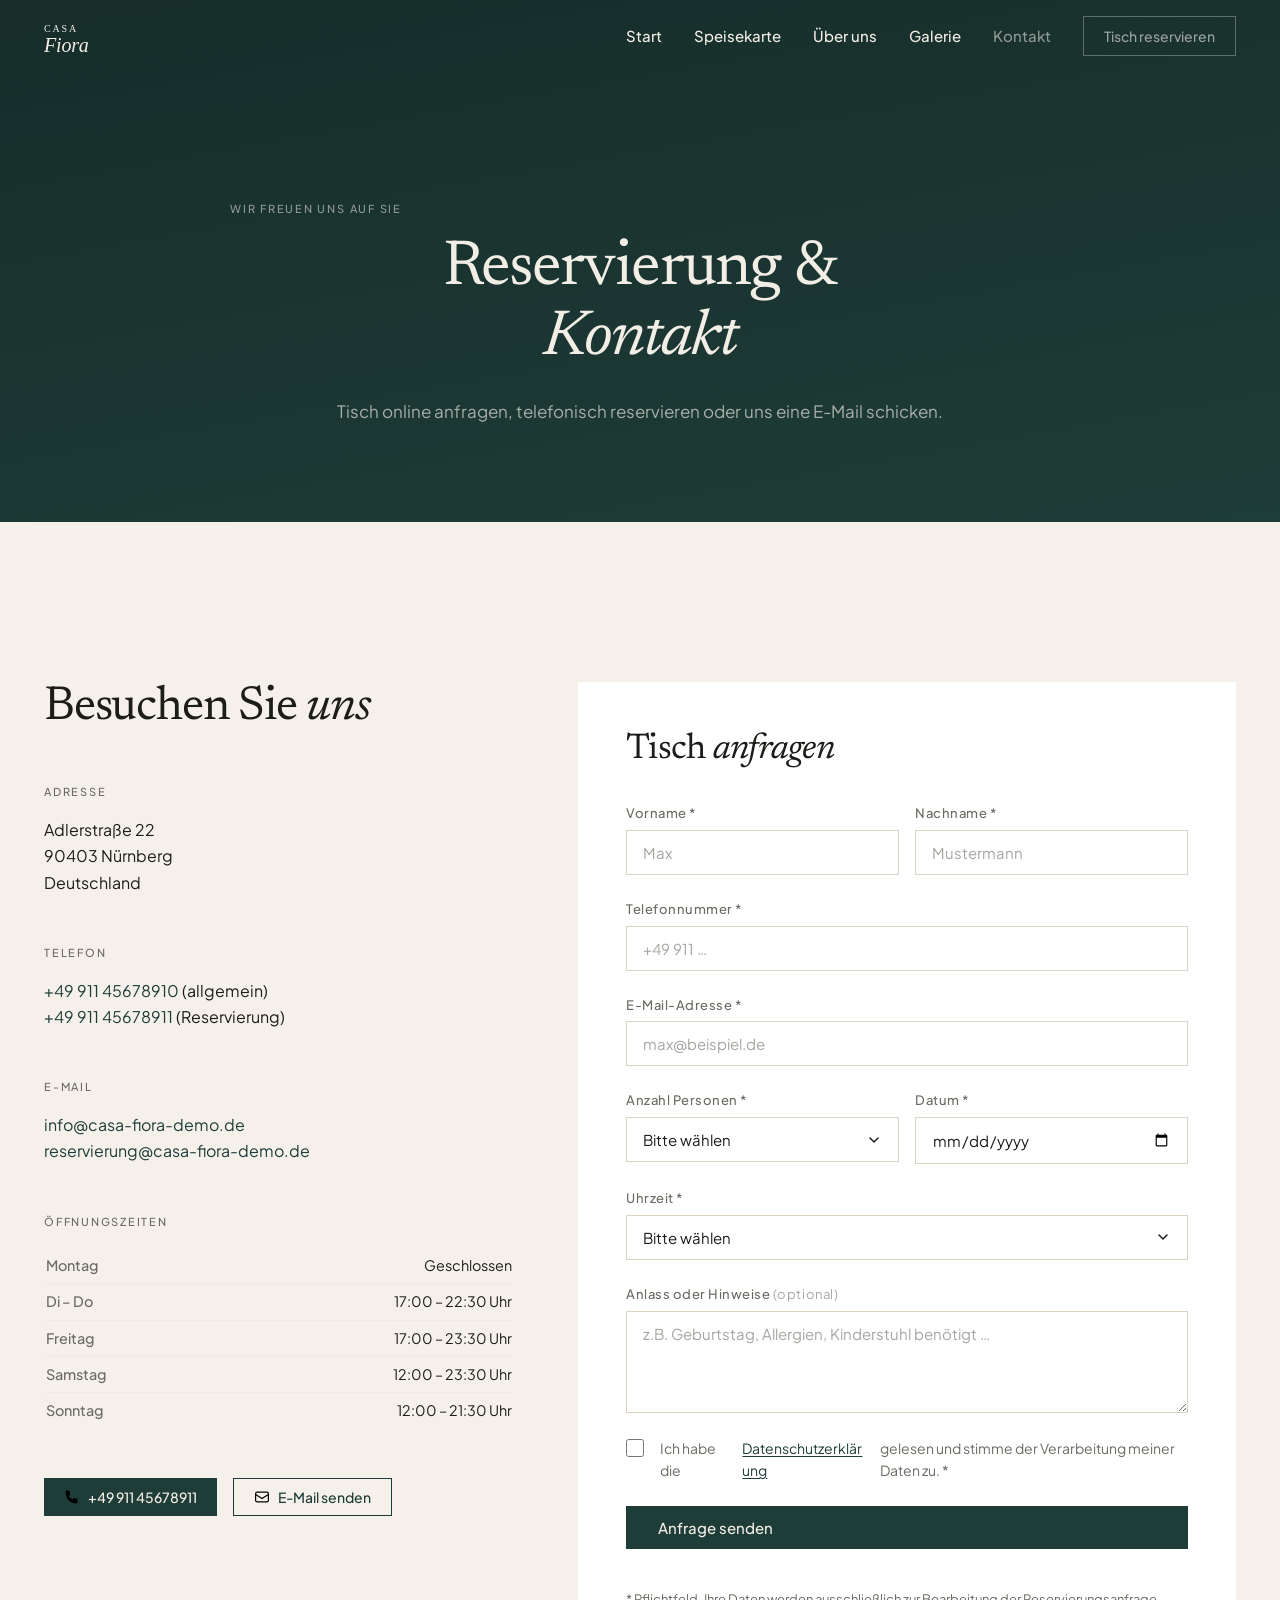
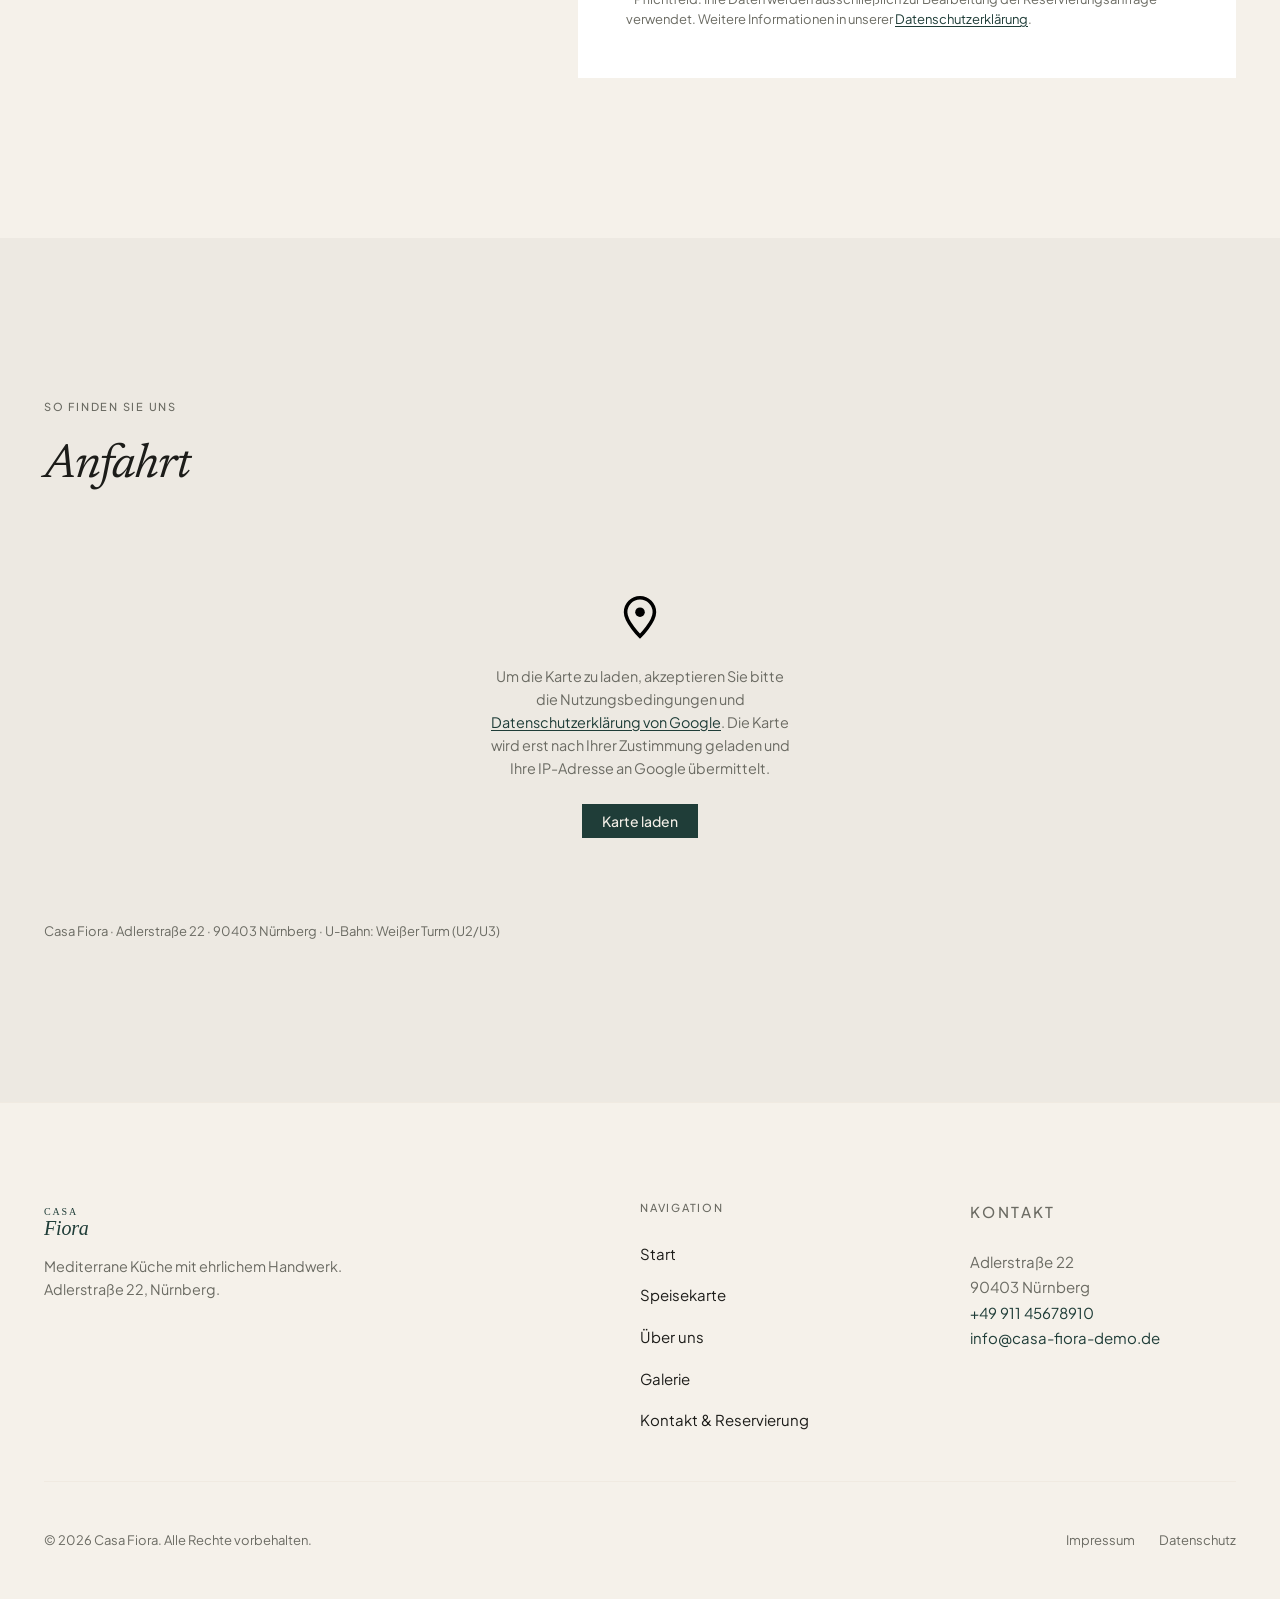
<file: reservierung.html>
<!DOCTYPE html>
<html lang="de">
<head>
  <meta charset="UTF-8">
  <meta name="viewport" content="width=device-width, initial-scale=1.0">
  <meta name="description" content="Tisch reservieren im Casa Fiora Nürnberg – Online-Anfrage oder telefonisch unter 0911 45678911. Adlerstraße 22, 90403 Nürnberg.">
  <meta name="robots" content="index, follow">
  <title>Reservierung &amp; Kontakt | Casa Fiora – Nürnberg</title>

  <link rel="canonical" href="https://demorestaurant12.netlify.app/reservierung.html">

  <link rel="icon" type="image/svg+xml" href="/favicon.svg">
  <link rel="icon" type="image/png" sizes="32x32" href="/favicon-32x32.png">
  <link rel="apple-touch-icon" sizes="180x180" href="/apple-touch-icon.png">
  <link rel="manifest" href="/site.webmanifest">

  <meta property="og:title" content="Reservierung &amp; Kontakt – Casa Fiora Nürnberg">
  <meta property="og:description" content="Tisch reservieren im Casa Fiora. Adlerstraße 22, 90403 Nürnberg. Tel: 0911 45678911.">
  <meta property="og:type" content="website">
  <meta property="og:url" content="https://demorestaurant12.netlify.app/reservierung.html">
  <meta property="og:image" content="https://demorestaurant12.netlify.app/assets/images/og-image.jpg">
  <meta property="og:locale" content="de_DE">
  <meta property="og:site_name" content="Casa Fiora">

  <link rel="preload" href="/assets/fonts/newsreader-regular.woff2" as="font" type="font/woff2" crossorigin>
  <link rel="preload" href="/assets/fonts/plus-jakarta-sans-regular.woff2" as="font" type="font/woff2" crossorigin>
  <link rel="stylesheet" href="/style.css">

  <script src="/client.config.js"></script>
  <script src="/client-init.js"></script>

  <style>
    .reservierung-layout {
      display: grid;
      gap: var(--space-6);
    }
    @media (min-width: 1024px) {
      .reservierung-layout {
        grid-template-columns: 5fr 7fr;
        align-items: start;
      }
    }
    .reservierung-form-panel {
      background-color: var(--color-surface);
      border-radius: var(--radius-lg);
      padding: var(--space-5);
    }
    @media (max-width: 767px) {
      .reservierung-form-panel { padding: var(--space-3); }
    }
    .reservierung-form-panel h2 {
      font-size: clamp(1.625rem, 3vw, 2.25rem);
      margin-bottom: var(--space-4);
    }
    .reservierung-form-panel h2 em {
      font-style: italic;
    }
    .contact-link-row {
      display: flex;
      flex-wrap: wrap;
      gap: var(--space-2);
      margin-top: var(--space-4);
    }
  </style>
</head>
<body>

  <a href="#main-content" class="skip-link">Zum Inhalt springen</a>

  <!-- Navigation -->
  <header class="site-header is-transparent" id="site-header">
    <div class="container">
      <a href="/" class="site-logo" aria-label="Casa Fiora – Startseite">
        <img src="/assets/logo/logo.svg" alt="Casa Fiora" width="180" height="44" class="logo-light" data-client="logo">
        <img src="/assets/logo/logo-dark.svg" alt="Casa Fiora" width="180" height="44" class="logo-dark" data-client="logo-dark">
      </a>
      <nav class="site-nav" aria-label="Hauptnavigation">
        <ul id="main-menu" class="nav-list" role="list">
          <li><a href="/">Start</a></li>
          <li><a href="/speisekarte.html">Speisekarte</a></li>
          <li><a href="/about.html">Über uns</a></li>
          <li><a href="/galerie.html">Galerie</a></li>
          <li><a href="/reservierung.html" aria-current="page">Kontakt</a></li>
        </ul>
        <a href="/reservierung.html" class="nav-cta" aria-label="Tisch reservieren" aria-current="page" style="opacity: 0.6; pointer-events: none;">Tisch reservieren</a>
        <button class="menu-toggle" type="button" aria-expanded="false" aria-controls="mobile-menu" aria-label="Menü öffnen">
          <img src="/assets/icons/menu.svg" alt="" aria-hidden="true" width="24" height="24" class="icon-menu">
          <img src="/assets/icons/close.svg" alt="" aria-hidden="true" width="24" height="24" class="icon-close">
        </button>
      </nav>
    </div>
  </header>

  <!-- Mobile Menu -->
  <nav id="mobile-menu" class="mobile-menu" aria-label="Mobile Navigation">
    <a href="/">Start</a>
    <a href="/speisekarte.html">Speisekarte</a>
    <a href="/about.html">Über uns</a>
    <a href="/galerie.html">Galerie</a>
    <a href="/reservierung.html" aria-current="page">Kontakt</a>
  </nav>

  <main id="main-content">

    <!-- Page Header -->
    <div class="page-header">
      <div class="container">
        <p class="eyebrow page-header__eyebrow">Wir freuen uns auf Sie</p>
        <h1 class="page-header__title">Reservierung &amp;<br><em>Kontakt</em></h1>
        <p class="page-header__subtitle">Tisch online anfragen, telefonisch reservieren oder uns eine E-Mail schicken.</p>
      </div>
    </div>

    <!-- Contact & Reservation Section -->
    <section class="section section--creme" aria-labelledby="contact-heading">
      <div class="container">
        <div class="reservierung-layout">

          <!-- Left: Info -->
          <div class="contact-info">
            <h2 class="section__headline" id="contact-heading" style="margin-bottom: var(--space-5);">Besuchen Sie <em>uns</em></h2>

            <div class="contact-info__group">
              <p class="contact-info__label">Adresse</p>
              <p class="contact-info__value">
                <span data-client="street">Adlerstraße 22</span><br>
                <span data-client="city">90403 Nürnberg</span><br>
                Deutschland
              </p>
            </div>

            <div class="contact-info__group">
              <p class="contact-info__label">Telefon</p>
              <p class="contact-info__value">
                <a href="tel:+4991145678910" data-client="phone" data-client-href="phone">0911 45678910</a> (allgemein)<br>
                <a href="tel:+4991145678911" data-client="phoneReservation" data-client-href="phone-reservation">0911 45678911</a> (Reservierung)
              </p>
            </div>

            <div class="contact-info__group">
              <p class="contact-info__label">E-Mail</p>
              <p class="contact-info__value">
                <a href="mailto:info@casa-fiora-demo.de" data-client="email" data-client-href="email">info@casa-fiora-demo.de</a><br>
                <a href="mailto:reservierung@casa-fiora-demo.de" data-client="emailReservation" data-client-href="email-reservation">reservierung@casa-fiora-demo.de</a>
              </p>
            </div>

            <div class="contact-info__group">
              <p class="contact-info__label">Öffnungszeiten</p>
              <table class="hours-table" aria-label="Öffnungszeiten">
                <tbody>
                  <tr><td>Montag</td><td class="closed">Geschlossen</td></tr>
                  <tr><td>Di – Do</td><td>17:00 – 22:30 Uhr</td></tr>
                  <tr><td>Freitag</td><td>17:00 – 23:30 Uhr</td></tr>
                  <tr><td>Samstag</td><td>12:00 – 23:30 Uhr</td></tr>
                  <tr><td>Sonntag</td><td>12:00 – 21:30 Uhr</td></tr>
                </tbody>
              </table>
            </div>

            <div class="contact-link-row">
              <a href="tel:+4991145678911" class="btn btn--primary btn--sm" aria-label="Telefonisch reservieren" data-client-href="phone-reservation">
                <img src="/assets/icons/phone.svg" alt="" aria-hidden="true" width="16" height="16">
                <span data-client="phoneReservation">0911 45678911</span>
              </a>
              <a href="mailto:reservierung@casa-fiora-demo.de" class="btn btn--outline-dark btn--sm" aria-label="Per E-Mail reservieren" data-client-href="email-reservation">
                <img src="/assets/icons/mail.svg" alt="" aria-hidden="true" width="16" height="16">
                E-Mail senden
              </a>
            </div>
          </div>

          <!-- Right: Form -->
          <div class="reservierung-form-panel">
            <h2>Tisch <em>anfragen</em></h2>
            <div class="form-success" id="form-success-reservierung">
              <strong>Vielen Dank für Ihre Anfrage!</strong><br>
              Wir bestätigen Ihre Reservierung innerhalb von 24 Stunden per Telefon oder E-Mail.
            </div>
            <form
              name="reservation-full"
              method="POST"
              data-netlify="true"
              netlify-honeypot="bot-field"
              class="form"
              id="form-reservierung">
              <p class="hidden-honeypot" aria-hidden="true">
                <label>Nicht ausfüllen: <input name="bot-field" tabindex="-1" autocomplete="off"></label>
              </p>
              <input type="hidden" name="form-name" value="reservation-full">

              <div class="form-row--half">
                <div class="form-row">
                  <label for="r-vorname" class="dark">Vorname *</label>
                  <input type="text" id="r-vorname" name="vorname" required autocomplete="given-name" placeholder="Max" class="dark">
                </div>
                <div class="form-row">
                  <label for="r-nachname" class="dark">Nachname *</label>
                  <input type="text" id="r-nachname" name="nachname" required autocomplete="family-name" placeholder="Mustermann" class="dark">
                </div>
              </div>

              <div class="form-row">
                <label for="r-telefon" class="dark">Telefonnummer *</label>
                <input type="tel" id="r-telefon" name="telefon" required autocomplete="tel" placeholder="+49 911 …" class="dark">
              </div>

              <div class="form-row">
                <label for="r-email" class="dark">E-Mail-Adresse *</label>
                <input type="email" id="r-email" name="email" required autocomplete="email" placeholder="max@beispiel.de" class="dark">
              </div>

              <div class="form-row--half">
                <div class="form-row">
                  <label for="r-personen" class="dark">Anzahl Personen *</label>
                  <select id="r-personen" name="personen" required class="dark">
                    <option value="" disabled selected>Bitte wählen</option>
                    <option value="1">1 Person</option>
                    <option value="2">2 Personen</option>
                    <option value="3">3 Personen</option>
                    <option value="4">4 Personen</option>
                    <option value="5">5 Personen</option>
                    <option value="6">6 Personen</option>
                    <option value="7">7 Personen</option>
                    <option value="8">8 Personen</option>
                    <option value="9">9 Personen</option>
                    <option value="10+">10+ Personen</option>
                  </select>
                </div>
                <div class="form-row">
                  <label for="r-datum" class="dark">Datum *</label>
                  <input type="date" id="r-datum" name="datum" required class="dark">
                </div>
              </div>

              <div class="form-row">
                <label for="r-uhrzeit" class="dark">Uhrzeit *</label>
                <select id="r-uhrzeit" name="uhrzeit" required class="dark">
                  <option value="" disabled selected>Bitte wählen</option>
                  <optgroup label="Mittagszeit (Sa / So)">
                    <option value="12:00">12:00 Uhr</option>
                    <option value="12:30">12:30 Uhr</option>
                    <option value="13:00">13:00 Uhr</option>
                    <option value="13:30">13:30 Uhr</option>
                    <option value="14:00">14:00 Uhr</option>
                    <option value="14:30">14:30 Uhr</option>
                    <option value="15:00">15:00 Uhr</option>
                  </optgroup>
                  <optgroup label="Abendzeit (Di – So)">
                    <option value="17:00">17:00 Uhr</option>
                    <option value="17:30">17:30 Uhr</option>
                    <option value="18:00">18:00 Uhr</option>
                    <option value="18:30">18:30 Uhr</option>
                    <option value="19:00">19:00 Uhr</option>
                    <option value="19:30">19:30 Uhr</option>
                    <option value="20:00">20:00 Uhr</option>
                    <option value="20:30">20:30 Uhr</option>
                    <option value="21:00">21:00 Uhr</option>
                    <option value="21:30">21:30 Uhr</option>
                  </optgroup>
                </select>
              </div>

              <div class="form-row">
                <label for="r-nachricht" class="dark">Anlass oder Hinweise <span style="font-weight: 400; opacity: 0.6;">(optional)</span></label>
                <textarea id="r-nachricht" name="nachricht" rows="4" placeholder="z.B. Geburtstag, Allergien, Kinderstuhl benötigt …" class="dark"></textarea>
              </div>

              <label class="form-checkbox dark">
                <input type="checkbox" name="datenschutz" required>
                Ich habe die <a href="/datenschutz.html" target="_blank" rel="noopener noreferrer">Datenschutzerklärung</a> gelesen und stimme der Verarbeitung meiner Daten zu. *
              </label>

              <button type="submit" class="btn btn--primary">Anfrage senden</button>

              <p style="font-size: 0.8125rem; color: var(--color-text-muted); margin-top: var(--space-2); max-width: none;">
                * Pflichtfeld. Ihre Daten werden ausschließlich zur Bearbeitung der Reservierungsanfrage verwendet. Weitere Informationen in unserer <a href="/datenschutz.html" style="color: var(--color-primary); text-decoration: underline; text-underline-offset: 2px;">Datenschutzerklärung</a>.
              </p>
            </form>
          </div>

        </div>
      </div>
    </section>

    <!-- Google Maps Click-to-Load -->
    <section class="section section--alt" aria-labelledby="map-heading">
      <div class="container">
        <header style="margin-bottom: var(--space-4);">
          <p class="eyebrow section__eyebrow">So finden Sie uns</p>
          <h2 class="section__headline" id="map-heading"><em>Anfahrt</em></h2>
        </header>
        <div class="map-wrapper">
          <div id="map-container" class="map-placeholder">
            <img src="/assets/icons/location.svg" alt="" aria-hidden="true" class="map-placeholder__icon" width="48" height="48">
            <p>
              Um die Karte zu laden, akzeptieren Sie bitte die Nutzungsbedingungen und
              <a href="https://policies.google.com/privacy" target="_blank" rel="noopener noreferrer">Datenschutzerklärung von Google</a>.
              Die Karte wird erst nach Ihrer Zustimmung geladen und Ihre IP-Adresse an Google übermittelt.
            </p>
            <button type="button" id="load-map-btn" class="btn btn--primary btn--sm">Karte laden</button>
          </div>
        </div>
        <p style="font-size: 0.8125rem; color: var(--color-text-muted); margin-top: var(--space-2);">
          Casa Fiora · Adlerstraße 22 · 90403 Nürnberg · U-Bahn: Weißer Turm (U2/U3)
        </p>
      </div>
    </section>

  </main>

  <!-- Footer -->
  <footer class="site-footer" aria-label="Seitenfu&szlig;">
    <div class="container">
      <div class="footer-inner">
        <div class="footer-brand">
          <a href="/" aria-label="Casa Fiora – Startseite" class="footer-logo">
            <img src="/assets/logo/logo-dark.svg" alt="Casa Fiora" width="180" height="44" data-client="logo-dark">
          </a>
          <p class="footer-tagline">Mediterrane Küche mit ehrlichem Handwerk. Adlerstraße 22, Nürnberg.</p>
        </div>
        <nav aria-label="Seiten-Navigation">
          <p class="footer-nav__title">Navigation</p>
          <ul class="footer-nav__list" role="list">
            <li><a href="/">Start</a></li>
            <li><a href="/speisekarte.html">Speisekarte</a></li>
            <li><a href="/about.html">Über uns</a></li>
            <li><a href="/galerie.html">Galerie</a></li>
            <li><a href="/reservierung.html">Kontakt &amp; Reservierung</a></li>
          </ul>
        </nav>
        <div class="footer-contact">
          <p class="footer-nav__title">Kontakt</p>
          <p>
            <span data-client="street">Adlerstraße 22</span><br>
            <span data-client="city">90403 Nürnberg</span><br>
            <a href="tel:+4991145678910" data-client="phone" data-client-href="phone">0911 45678910</a><br>
            <a href="mailto:info@casa-fiora-demo.de" data-client="email" data-client-href="email">info@casa-fiora-demo.de</a>
          </p>
        </div>
      </div>
      <div class="footer-bottom">
        <p class="footer-copyright">&copy; 2026 <span data-client="name">Casa Fiora</span>. Alle Rechte vorbehalten.</p>
        <nav class="footer-legal" aria-label="Rechtliches">
          <a href="/impressum.html">Impressum</a>
          <a href="/datenschutz.html">Datenschutz</a>
        </nav>
      </div>
    </div>
  </footer>

  <script src="/script.js" defer></script>
</body>
</html>
</file>
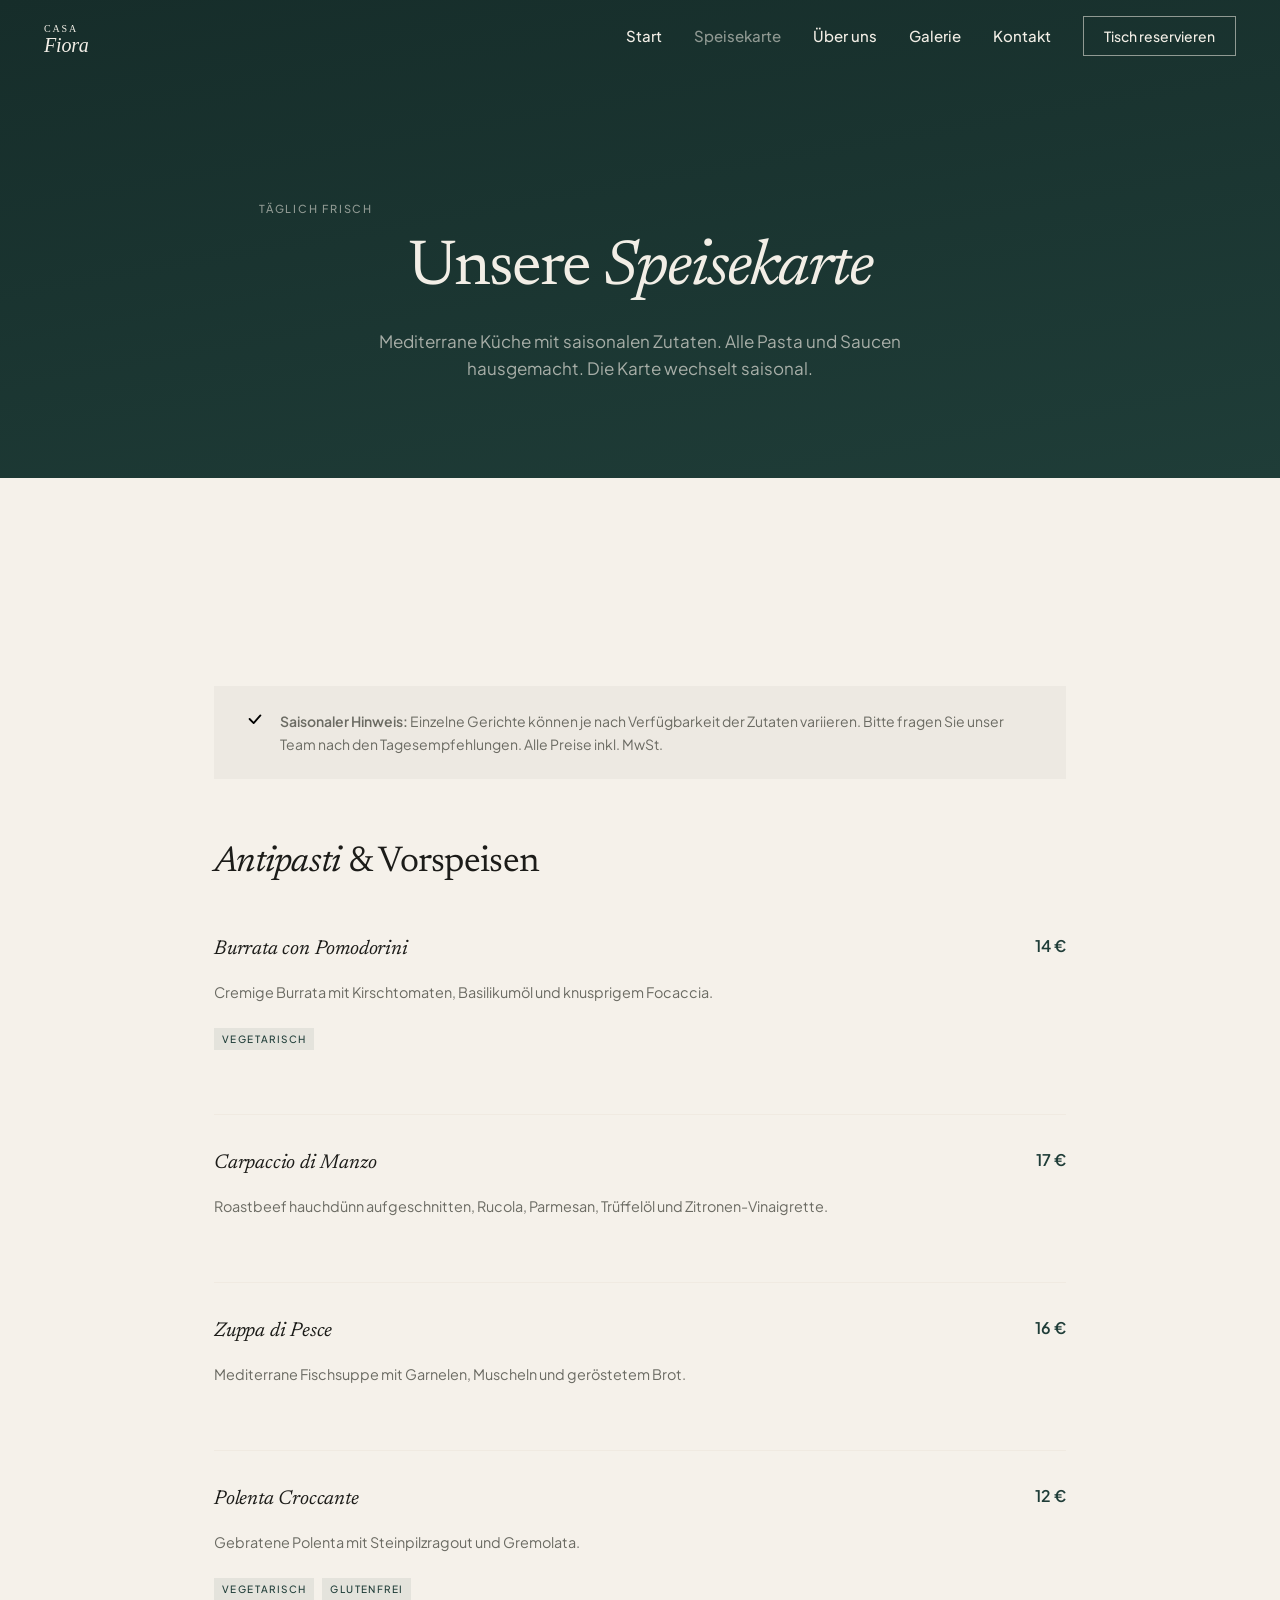
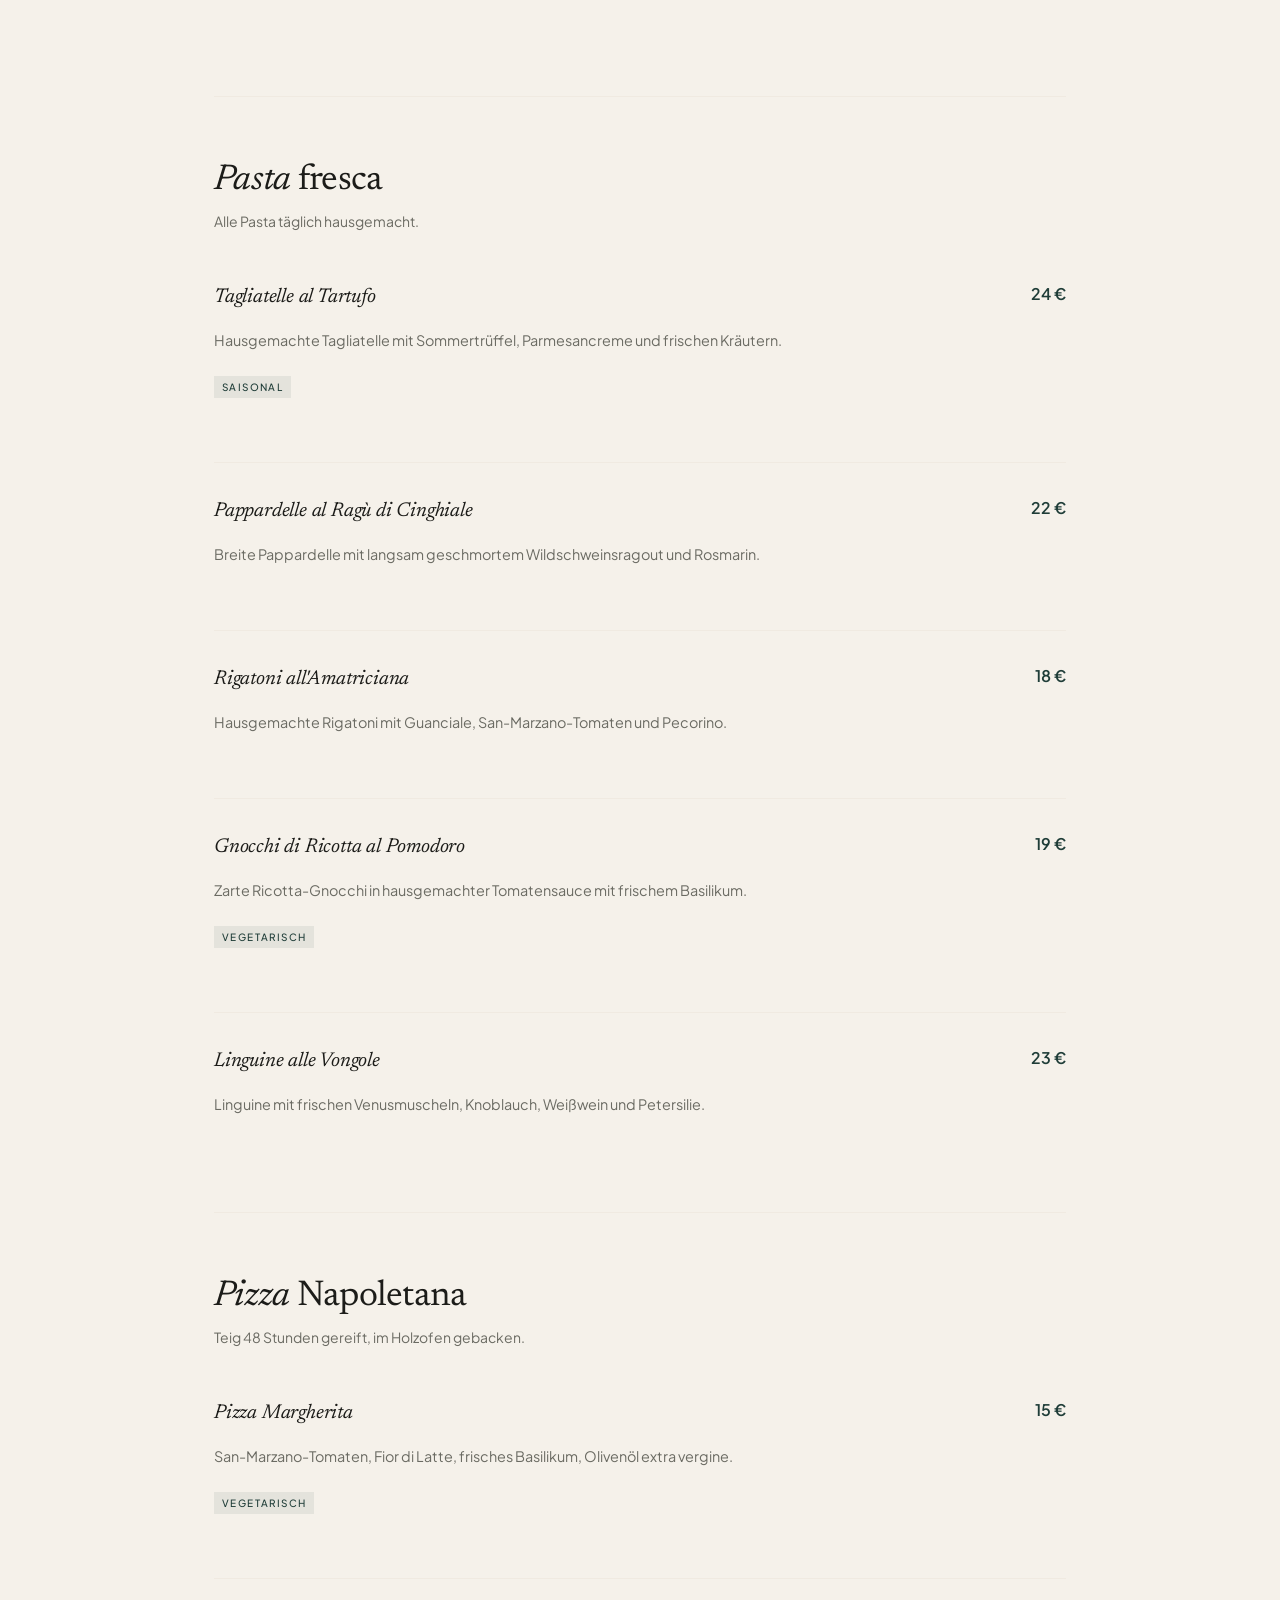
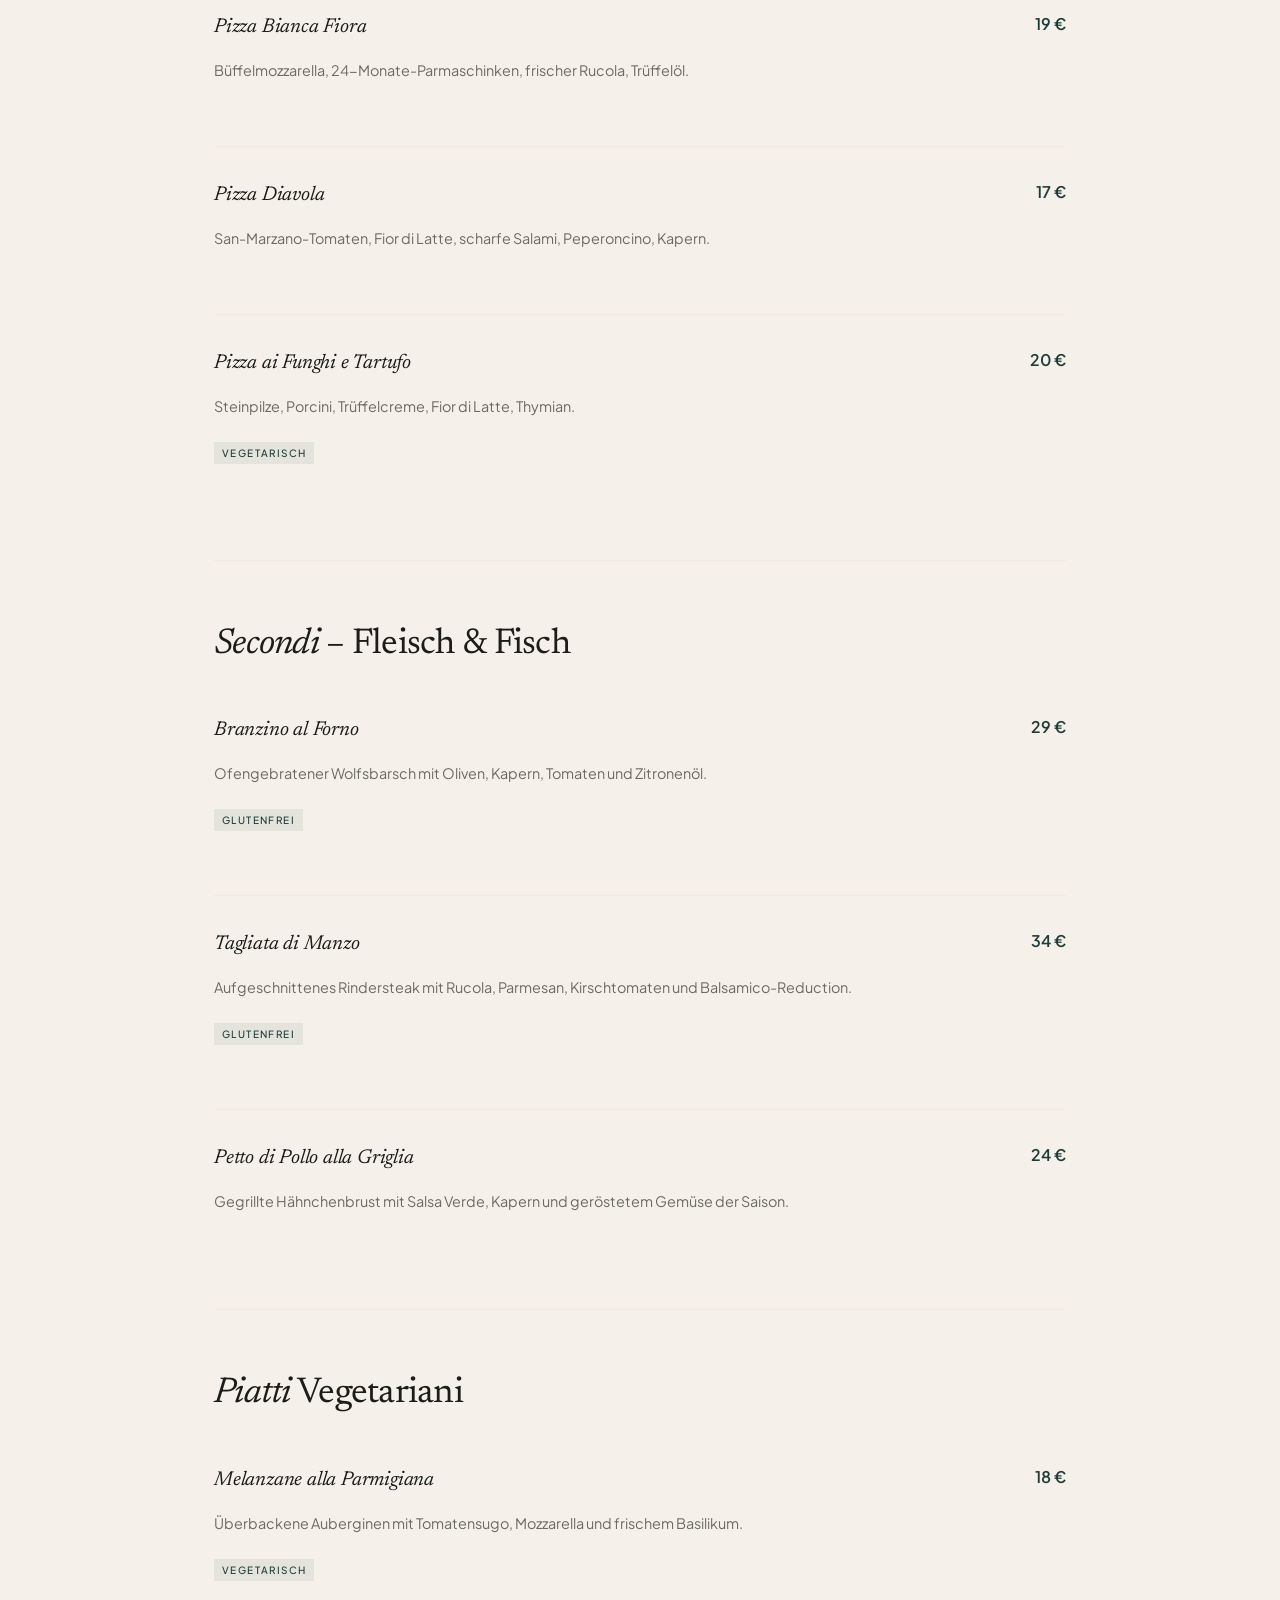
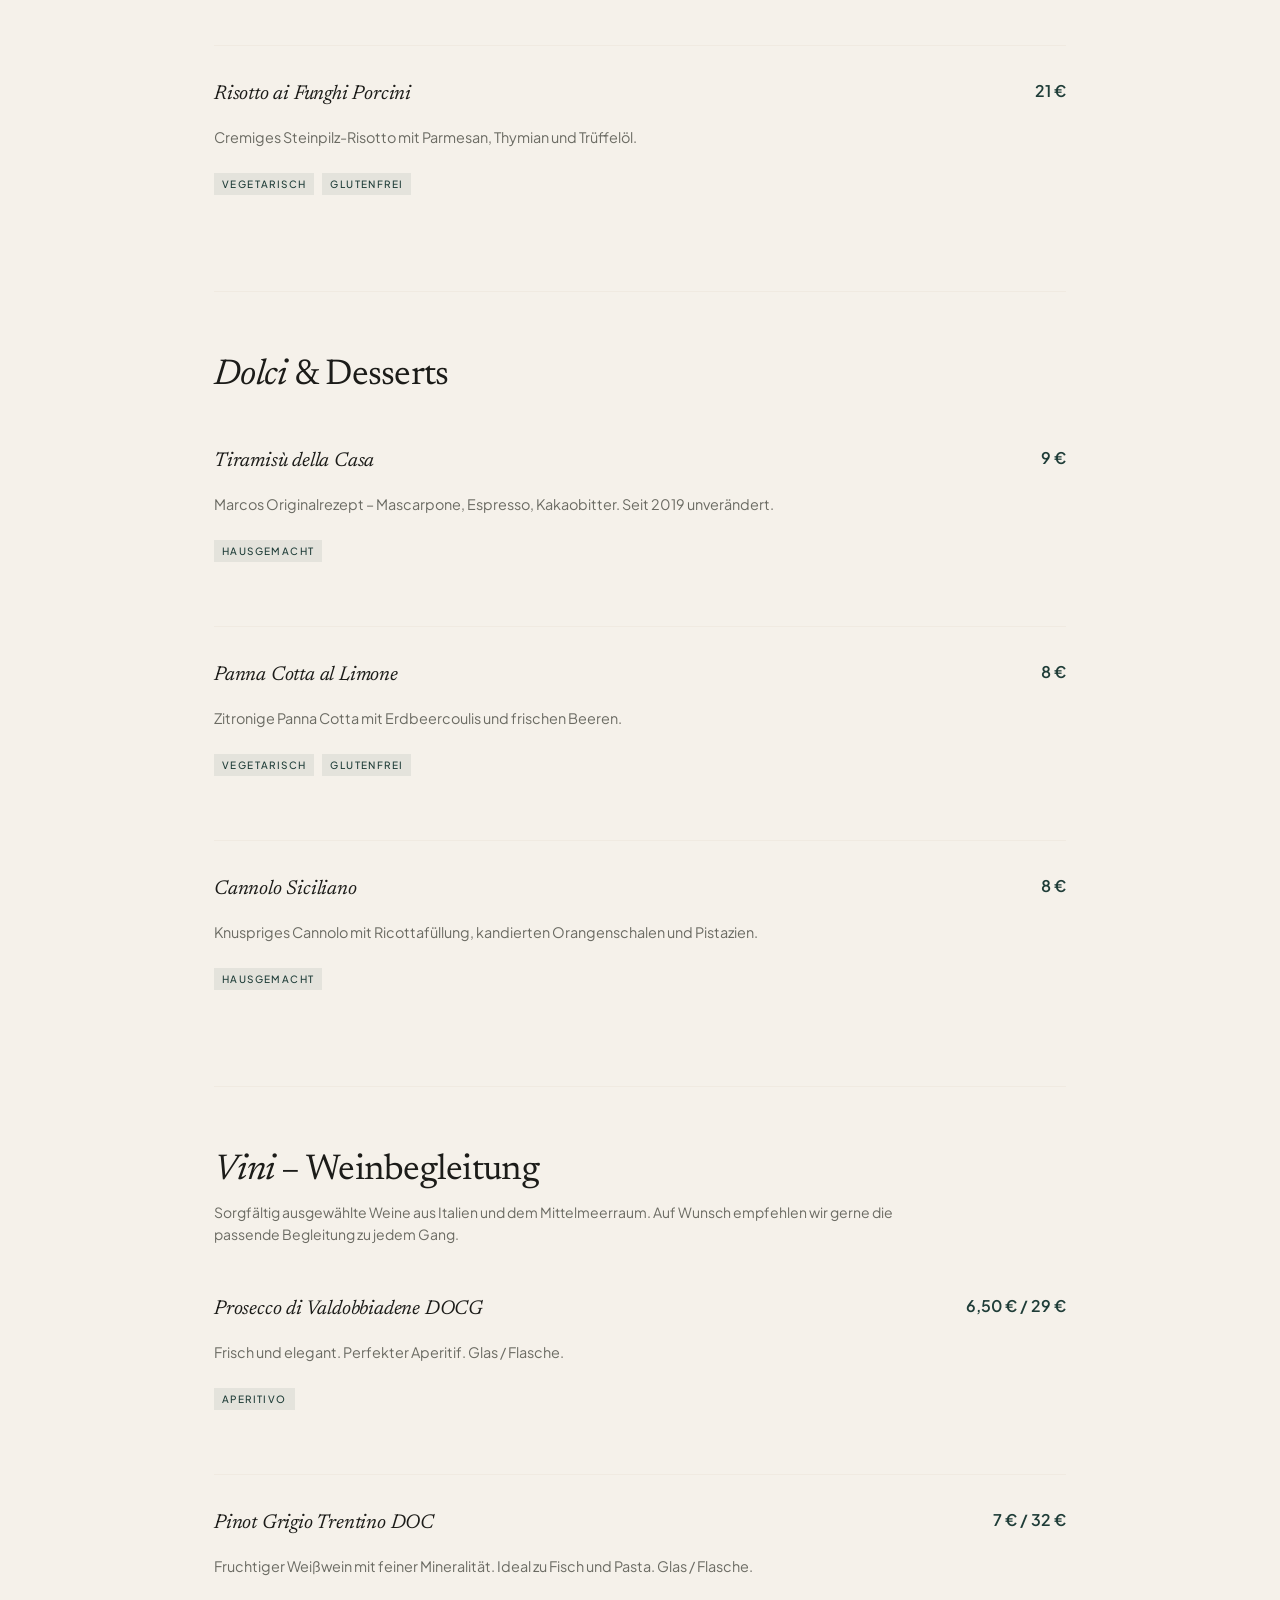
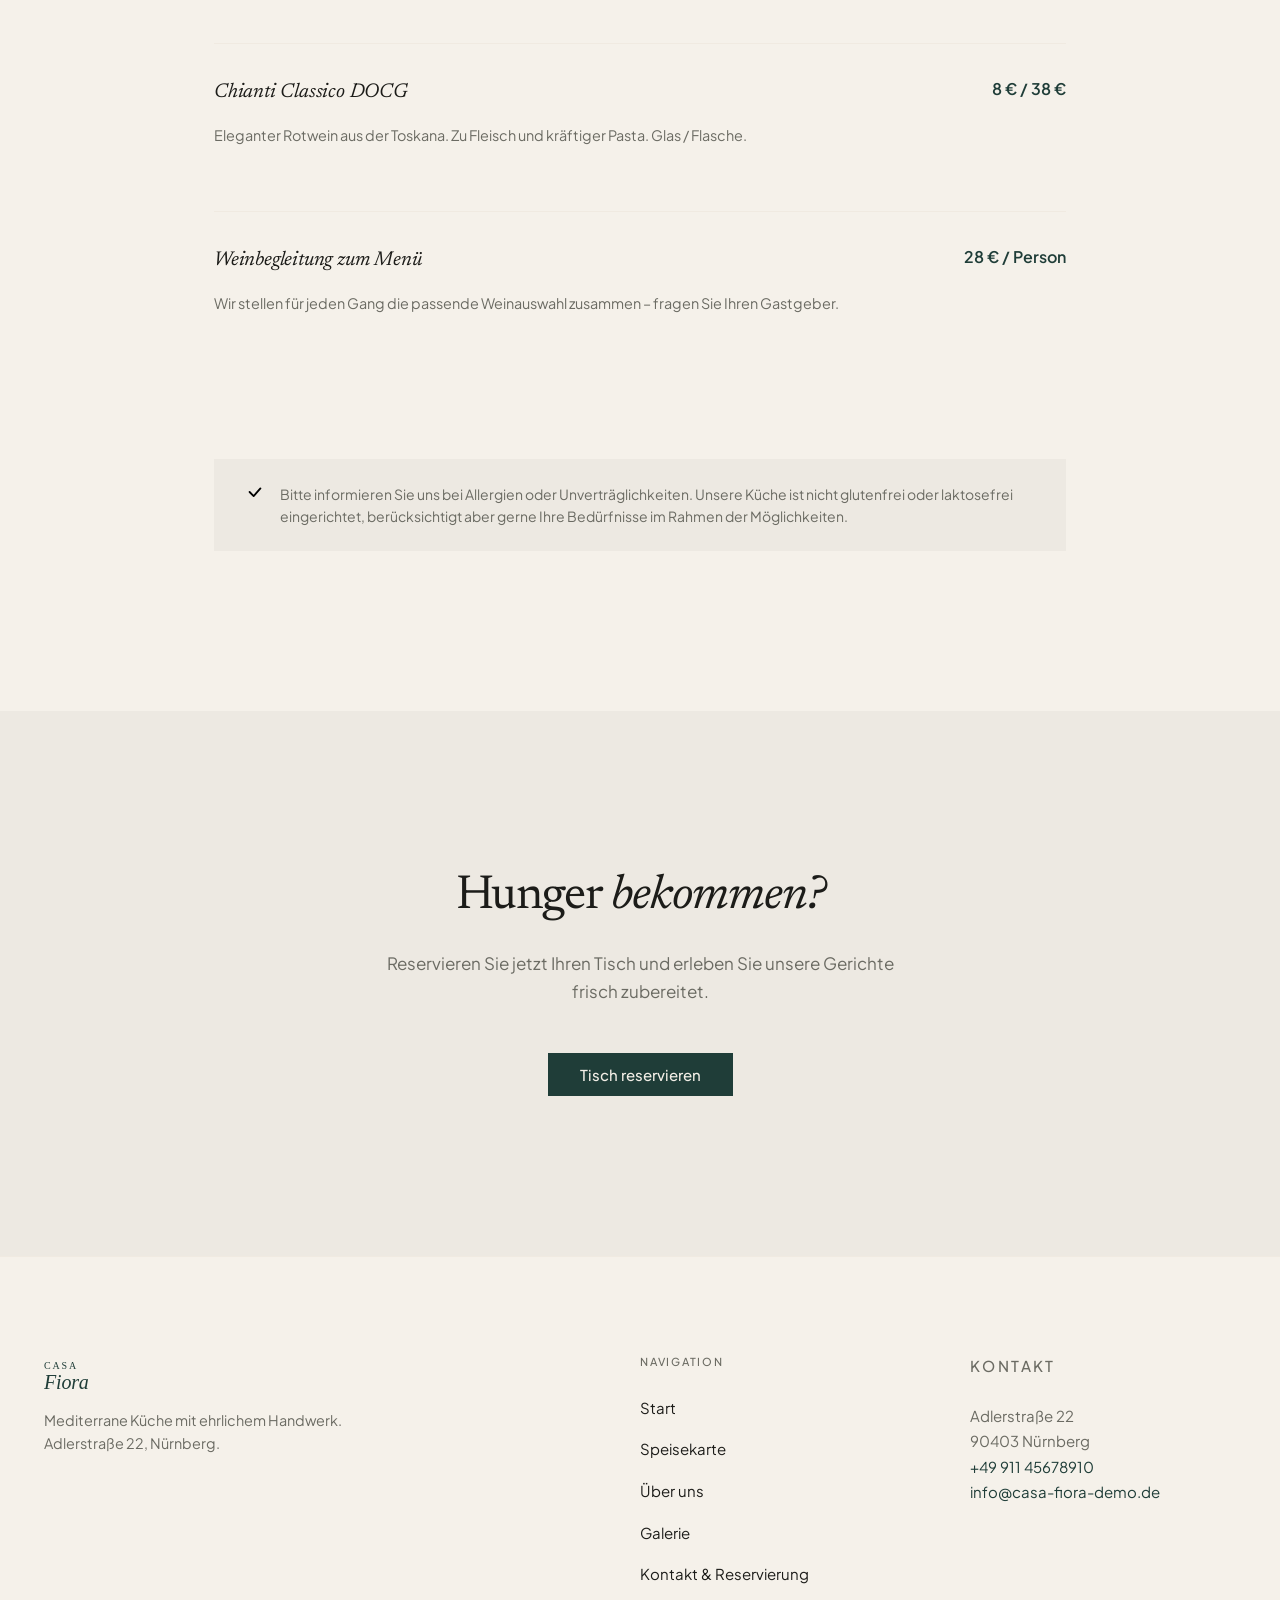
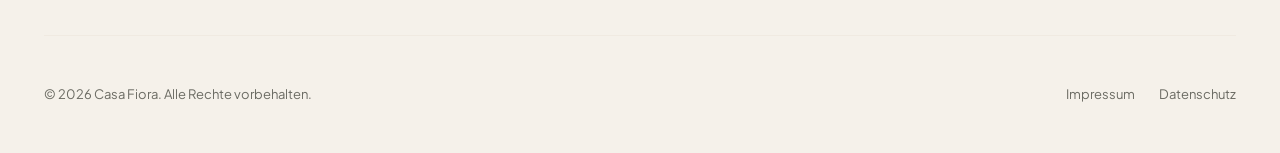
<file: speisekarte.html>
<!DOCTYPE html>
<html lang="de">
<head>
  <meta charset="UTF-8">
  <meta name="viewport" content="width=device-width, initial-scale=1.0">
  <meta name="description" content="Die Speisekarte von Casa Fiora in Nürnberg: Vorspeisen, Pasta, Pizza, Fleisch, Fisch, Vegetarisch, Desserts und Weinbegleitung – alles frisch und hausgemacht.">
  <meta name="robots" content="index, follow">
  <title>Speisekarte | Casa Fiora – Mediterrane Küche Nürnberg</title>

  <link rel="canonical" href="https://demorestaurant12.netlify.app/speisekarte.html">

  <link rel="icon" type="image/svg+xml" href="/favicon.svg">
  <link rel="icon" type="image/png" sizes="32x32" href="/favicon-32x32.png">
  <link rel="apple-touch-icon" sizes="180x180" href="/apple-touch-icon.png">
  <link rel="manifest" href="/site.webmanifest">

  <meta property="og:title" content="Speisekarte – Casa Fiora Nürnberg">
  <meta property="og:description" content="Mediterrane Küche mit frischen Zutaten: Pasta, Pizza, Fisch, Fleisch und Desserts nach Originalrezepten.">
  <meta property="og:type" content="website">
  <meta property="og:url" content="https://demorestaurant12.netlify.app/speisekarte.html">
  <meta property="og:image" content="https://demorestaurant12.netlify.app/assets/images/og-image.jpg">
  <meta property="og:locale" content="de_DE">
  <meta property="og:site_name" content="Casa Fiora">

  <link rel="preload" href="/assets/fonts/newsreader-regular.woff2" as="font" type="font/woff2" crossorigin>
  <link rel="preload" href="/assets/fonts/plus-jakarta-sans-regular.woff2" as="font" type="font/woff2" crossorigin>
  <link rel="stylesheet" href="/style.css">

  <script src="/client.config.js"></script>
  <script src="/client-init.js"></script>
</head>
<body>

  <a href="#main-content" class="skip-link">Zum Inhalt springen</a>

  <!-- Navigation -->
  <header class="site-header is-transparent" id="site-header">
    <div class="container">
      <a href="/" class="site-logo" aria-label="Casa Fiora – Startseite">
        <img src="/assets/logo/logo.svg" alt="Casa Fiora" width="180" height="44" class="logo-light" data-client="logo">
        <img src="/assets/logo/logo-dark.svg" alt="Casa Fiora" width="180" height="44" class="logo-dark" data-client="logo-dark">
      </a>
      <nav class="site-nav" aria-label="Hauptnavigation">
        <ul id="main-menu" class="nav-list" role="list">
          <li><a href="/">Start</a></li>
          <li><a href="/speisekarte.html" aria-current="page">Speisekarte</a></li>
          <li><a href="/about.html">Über uns</a></li>
          <li><a href="/galerie.html">Galerie</a></li>
          <li><a href="/reservierung.html">Kontakt</a></li>
        </ul>
        <a href="/reservierung.html" class="nav-cta" aria-label="Tisch reservieren">Tisch reservieren</a>
        <button class="menu-toggle" type="button" aria-expanded="false" aria-controls="mobile-menu" aria-label="Menü öffnen">
          <img src="/assets/icons/menu.svg" alt="" aria-hidden="true" width="24" height="24" class="icon-menu">
          <img src="/assets/icons/close.svg" alt="" aria-hidden="true" width="24" height="24" class="icon-close">
        </button>
      </nav>
    </div>
  </header>

  <!-- Mobile Menu -->
  <nav id="mobile-menu" class="mobile-menu" aria-label="Mobile Navigation">
    <a href="/">Start</a>
    <a href="/speisekarte.html" aria-current="page">Speisekarte</a>
    <a href="/about.html">Über uns</a>
    <a href="/galerie.html">Galerie</a>
    <a href="/reservierung.html">Kontakt</a>
    <a href="/reservierung.html" class="btn btn--primary-light btn--sm mobile-menu-cta">Tisch reservieren</a>
  </nav>

  <main id="main-content">

    <!-- Page Header -->
    <div class="page-header">
      <div class="container">
        <p class="eyebrow page-header__eyebrow">Täglich frisch</p>
        <h1 class="page-header__title">Unsere <em>Speisekarte</em></h1>
        <p class="page-header__subtitle">Mediterrane Küche mit saisonalen Zutaten. Alle Pasta und Saucen hausgemacht. Die Karte wechselt saisonal.</p>
      </div>
    </div>

    <!-- Menu Content -->
    <section class="section section--creme" aria-label="Speisekarte">
      <div class="container" style="max-width: 900px;">

        <!-- Saisonaler Hinweis -->
        <div class="menu-note" role="note">
          <img src="/assets/icons/check.svg" alt="" aria-hidden="true" width="18" height="18">
          <span><strong>Saisonaler Hinweis:</strong> Einzelne Gerichte können je nach Verfügbarkeit der Zutaten variieren. Bitte fragen Sie unser Team nach den Tagesempfehlungen. Alle Preise inkl. MwSt.</span>
        </div>

        <!-- Vorspeisen -->
        <div class="menu-section">
          <header class="menu-category__header">
            <h2 class="menu-category__title"><em>Antipasti</em> &amp; Vorspeisen</h2>
          </header>
          <div class="menu-items">
            <div class="menu-item">
              <span class="menu-item__name">Burrata con Pomodorini</span>
              <span class="menu-item__price">14 €</span>
              <p class="menu-item__desc">Cremige Burrata mit Kirschtomaten, Basilikumöl und knusprigem Focaccia.</p>
              <div class="menu-item__tags"><span class="menu-item__tag">Vegetarisch</span></div>
            </div>
            <div class="menu-item">
              <span class="menu-item__name">Carpaccio di Manzo</span>
              <span class="menu-item__price">17 €</span>
              <p class="menu-item__desc">Roastbeef hauchdünn aufgeschnitten, Rucola, Parmesan, Trüffelöl und Zitronen-Vinaigrette.</p>
            </div>
            <div class="menu-item">
              <span class="menu-item__name">Zuppa di Pesce</span>
              <span class="menu-item__price">16 €</span>
              <p class="menu-item__desc">Mediterrane Fischsuppe mit Garnelen, Muscheln und geröstetem Brot.</p>
            </div>
            <div class="menu-item">
              <span class="menu-item__name">Polenta Croccante</span>
              <span class="menu-item__price">12 €</span>
              <p class="menu-item__desc">Gebratene Polenta mit Steinpilzragout und Gremolata.</p>
              <div class="menu-item__tags"><span class="menu-item__tag">Vegetarisch</span><span class="menu-item__tag">Glutenfrei</span></div>
            </div>
          </div>
        </div>

        <!-- Pasta -->
        <div class="menu-section">
          <header class="menu-category__header">
            <h2 class="menu-category__title"><em>Pasta</em> fresca</h2>
            <p class="menu-category__note">Alle Pasta täglich hausgemacht.</p>
          </header>
          <div class="menu-items">
            <div class="menu-item">
              <span class="menu-item__name">Tagliatelle al Tartufo</span>
              <span class="menu-item__price">24 €</span>
              <p class="menu-item__desc">Hausgemachte Tagliatelle mit Sommertrüffel, Parmesancreme und frischen Kräutern.</p>
              <div class="menu-item__tags"><span class="menu-item__tag">Saisonal</span></div>
            </div>
            <div class="menu-item">
              <span class="menu-item__name">Pappardelle al Ragù di Cinghiale</span>
              <span class="menu-item__price">22 €</span>
              <p class="menu-item__desc">Breite Pappardelle mit langsam geschmortem Wildschweinsragout und Rosmarin.</p>
            </div>
            <div class="menu-item">
              <span class="menu-item__name">Rigatoni all'Amatriciana</span>
              <span class="menu-item__price">18 €</span>
              <p class="menu-item__desc">Hausgemachte Rigatoni mit Guanciale, San-Marzano-Tomaten und Pecorino.</p>
            </div>
            <div class="menu-item">
              <span class="menu-item__name">Gnocchi di Ricotta al Pomodoro</span>
              <span class="menu-item__price">19 €</span>
              <p class="menu-item__desc">Zarte Ricotta-Gnocchi in hausgemachter Tomatensauce mit frischem Basilikum.</p>
              <div class="menu-item__tags"><span class="menu-item__tag">Vegetarisch</span></div>
            </div>
            <div class="menu-item">
              <span class="menu-item__name">Linguine alle Vongole</span>
              <span class="menu-item__price">23 €</span>
              <p class="menu-item__desc">Linguine mit frischen Venusmuscheln, Knoblauch, Weißwein und Petersilie.</p>
            </div>
          </div>
        </div>

        <!-- Pizza -->
        <div class="menu-section">
          <header class="menu-category__header">
            <h2 class="menu-category__title"><em>Pizza</em> Napoletana</h2>
            <p class="menu-category__note">Teig 48 Stunden gereift, im Holzofen gebacken.</p>
          </header>
          <div class="menu-items">
            <div class="menu-item">
              <span class="menu-item__name">Pizza Margherita</span>
              <span class="menu-item__price">15 €</span>
              <p class="menu-item__desc">San-Marzano-Tomaten, Fior di Latte, frisches Basilikum, Olivenöl extra vergine.</p>
              <div class="menu-item__tags"><span class="menu-item__tag">Vegetarisch</span></div>
            </div>
            <div class="menu-item">
              <span class="menu-item__name">Pizza Bianca Fiora</span>
              <span class="menu-item__price">19 €</span>
              <p class="menu-item__desc">Büffelmozzarella, 24-Monate-Parmaschinken, frischer Rucola, Trüffelöl.</p>
            </div>
            <div class="menu-item">
              <span class="menu-item__name">Pizza Diavola</span>
              <span class="menu-item__price">17 €</span>
              <p class="menu-item__desc">San-Marzano-Tomaten, Fior di Latte, scharfe Salami, Peperoncino, Kapern.</p>
            </div>
            <div class="menu-item">
              <span class="menu-item__name">Pizza ai Funghi e Tartufo</span>
              <span class="menu-item__price">20 €</span>
              <p class="menu-item__desc">Steinpilze, Porcini, Trüffelcreme, Fior di Latte, Thymian.</p>
              <div class="menu-item__tags"><span class="menu-item__tag">Vegetarisch</span></div>
            </div>
          </div>
        </div>

        <!-- Fleisch & Fisch -->
        <div class="menu-section">
          <header class="menu-category__header">
            <h2 class="menu-category__title"><em>Secondi</em> – Fleisch &amp; Fisch</h2>
          </header>
          <div class="menu-items">
            <div class="menu-item">
              <span class="menu-item__name">Branzino al Forno</span>
              <span class="menu-item__price">29 €</span>
              <p class="menu-item__desc">Ofengebratener Wolfsbarsch mit Oliven, Kapern, Tomaten und Zitronenöl.</p>
              <div class="menu-item__tags"><span class="menu-item__tag">Glutenfrei</span></div>
            </div>
            <div class="menu-item">
              <span class="menu-item__name">Tagliata di Manzo</span>
              <span class="menu-item__price">34 €</span>
              <p class="menu-item__desc">Aufgeschnittenes Rindersteak mit Rucola, Parmesan, Kirschtomaten und Balsamico-Reduction.</p>
              <div class="menu-item__tags"><span class="menu-item__tag">Glutenfrei</span></div>
            </div>
            <div class="menu-item">
              <span class="menu-item__name">Petto di Pollo alla Griglia</span>
              <span class="menu-item__price">24 €</span>
              <p class="menu-item__desc">Gegrillte Hähnchenbrust mit Salsa Verde, Kapern und geröstetem Gemüse der Saison.</p>
            </div>
          </div>
        </div>

        <!-- Vegetarisch -->
        <div class="menu-section">
          <header class="menu-category__header">
            <h2 class="menu-category__title"><em>Piatti</em> Vegetariani</h2>
          </header>
          <div class="menu-items">
            <div class="menu-item">
              <span class="menu-item__name">Melanzane alla Parmigiana</span>
              <span class="menu-item__price">18 €</span>
              <p class="menu-item__desc">Überbackene Auberginen mit Tomatensugo, Mozzarella und frischem Basilikum.</p>
              <div class="menu-item__tags"><span class="menu-item__tag">Vegetarisch</span></div>
            </div>
            <div class="menu-item">
              <span class="menu-item__name">Risotto ai Funghi Porcini</span>
              <span class="menu-item__price">21 €</span>
              <p class="menu-item__desc">Cremiges Steinpilz-Risotto mit Parmesan, Thymian und Trüffelöl.</p>
              <div class="menu-item__tags"><span class="menu-item__tag">Vegetarisch</span><span class="menu-item__tag">Glutenfrei</span></div>
            </div>
          </div>
        </div>

        <!-- Desserts -->
        <div class="menu-section">
          <header class="menu-category__header">
            <h2 class="menu-category__title"><em>Dolci</em> &amp; Desserts</h2>
          </header>
          <div class="menu-items">
            <div class="menu-item">
              <span class="menu-item__name">Tiramisù della Casa</span>
              <span class="menu-item__price">9 €</span>
              <p class="menu-item__desc">Marcos Originalrezept – Mascarpone, Espresso, Kakaobitter. Seit 2019 unverändert.</p>
              <div class="menu-item__tags"><span class="menu-item__tag">Hausgemacht</span></div>
            </div>
            <div class="menu-item">
              <span class="menu-item__name">Panna Cotta al Limone</span>
              <span class="menu-item__price">8 €</span>
              <p class="menu-item__desc">Zitronige Panna Cotta mit Erdbeercoulis und frischen Beeren.</p>
              <div class="menu-item__tags"><span class="menu-item__tag">Vegetarisch</span><span class="menu-item__tag">Glutenfrei</span></div>
            </div>
            <div class="menu-item">
              <span class="menu-item__name">Cannolo Siciliano</span>
              <span class="menu-item__price">8 €</span>
              <p class="menu-item__desc">Knuspriges Cannolo mit Ricottafüllung, kandierten Orangenschalen und Pistazien.</p>
              <div class="menu-item__tags"><span class="menu-item__tag">Hausgemacht</span></div>
            </div>
          </div>
        </div>

        <!-- Weinbegleitung -->
        <div class="menu-section">
          <header class="menu-category__header">
            <h2 class="menu-category__title"><em>Vini</em> – Weinbegleitung</h2>
            <p class="menu-category__note">Sorgfältig ausgewählte Weine aus Italien und dem Mittelmeerraum. Auf Wunsch empfehlen wir gerne die passende Begleitung zu jedem Gang.</p>
          </header>
          <div class="menu-items">
            <div class="menu-item">
              <span class="menu-item__name">Prosecco di Valdobbiadene DOCG</span>
              <span class="menu-item__price">6,50 € / 29 €</span>
              <p class="menu-item__desc">Frisch und elegant. Perfekter Aperitif. Glas / Flasche.</p>
              <div class="menu-item__tags"><span class="menu-item__tag">Aperitivo</span></div>
            </div>
            <div class="menu-item">
              <span class="menu-item__name">Pinot Grigio Trentino DOC</span>
              <span class="menu-item__price">7 € / 32 €</span>
              <p class="menu-item__desc">Fruchtiger Weißwein mit feiner Mineralität. Ideal zu Fisch und Pasta. Glas / Flasche.</p>
            </div>
            <div class="menu-item">
              <span class="menu-item__name">Chianti Classico DOCG</span>
              <span class="menu-item__price">8 € / 38 €</span>
              <p class="menu-item__desc">Eleganter Rotwein aus der Toskana. Zu Fleisch und kräftiger Pasta. Glas / Flasche.</p>
            </div>
            <div class="menu-item">
              <span class="menu-item__name">Weinbegleitung zum Menü</span>
              <span class="menu-item__price">28 € / Person</span>
              <p class="menu-item__desc">Wir stellen für jeden Gang die passende Weinauswahl zusammen – fragen Sie Ihren Gastgeber.</p>
            </div>
          </div>
        </div>

        <!-- Footer Note -->
        <div class="menu-note" role="note">
          <img src="/assets/icons/check.svg" alt="" aria-hidden="true" width="18" height="18">
          <span>Bitte informieren Sie uns bei Allergien oder Unverträglichkeiten. Unsere Küche ist nicht glutenfrei oder laktosefrei eingerichtet, berücksichtigt aber gerne Ihre Bedürfnisse im Rahmen der Möglichkeiten.</span>
        </div>

      </div>
    </section>

    <!-- CTA -->
    <section class="section section--alt" style="text-align: center;" aria-label="Reservierung">
      <div class="container" style="max-width: 600px;">
        <h2 class="section__headline">Hunger <em>bekommen?</em></h2>
        <p class="section__subline" style="margin-inline: auto;">Reservieren Sie jetzt Ihren Tisch und erleben Sie unsere Gerichte frisch zubereitet.</p>
        <div style="display: flex; flex-wrap: wrap; gap: var(--space-2); justify-content: center; margin-top: var(--space-5);">
          <a href="/reservierung.html" class="btn btn--primary">Tisch reservieren</a>
        </div>
      </div>
    </section>

  </main>

  <!-- Footer -->
  <footer class="site-footer" aria-label="Seitenfu&szlig;">
    <div class="container">
      <div class="footer-inner">
        <div class="footer-brand">
          <a href="/" aria-label="Casa Fiora – Startseite" class="footer-logo">
            <img src="/assets/logo/logo-dark.svg" alt="Casa Fiora" width="180" height="44" data-client="logo-dark">
          </a>
          <p class="footer-tagline">Mediterrane Küche mit ehrlichem Handwerk. Adlerstraße 22, Nürnberg.</p>
        </div>
        <nav aria-label="Seiten-Navigation">
          <p class="footer-nav__title">Navigation</p>
          <ul class="footer-nav__list" role="list">
            <li><a href="/">Start</a></li>
            <li><a href="/speisekarte.html">Speisekarte</a></li>
            <li><a href="/about.html">Über uns</a></li>
            <li><a href="/galerie.html">Galerie</a></li>
            <li><a href="/reservierung.html">Kontakt &amp; Reservierung</a></li>
          </ul>
        </nav>
        <div class="footer-contact">
          <p class="footer-nav__title">Kontakt</p>
          <p>
            <span data-client="street">Adlerstraße 22</span><br>
            <span data-client="city">90403 Nürnberg</span><br>
            <a href="tel:+4991145678910" data-client="phone" data-client-href="phone">0911 45678910</a><br>
            <a href="mailto:info@casa-fiora-demo.de" data-client="email" data-client-href="email">info@casa-fiora-demo.de</a>
          </p>
        </div>
      </div>
      <div class="footer-bottom">
        <p class="footer-copyright">&copy; 2026 <span data-client="name">Casa Fiora</span>. Alle Rechte vorbehalten.</p>
        <nav class="footer-legal" aria-label="Rechtliches">
          <a href="/impressum.html">Impressum</a>
          <a href="/datenschutz.html">Datenschutz</a>
        </nav>
      </div>
    </div>
  </footer>

  <script src="/script.js" defer></script>
</body>
</html>
</file>
<file: style.css>
/* ==========================================================================
   Casa Fiora Restaurant — Stylesheet
   LZRV-Studio Standard
   ========================================================================== */

/* ==========================================================================
   @font-face
   ========================================================================== */

/* Newsreader */
@font-face {
  font-family: 'Newsreader';
  src: url('/assets/fonts/newsreader-regular.woff2') format('woff2');
  font-weight: 400;
  font-style: normal;
  font-display: swap;
}
@font-face {
  font-family: 'Newsreader';
  src: url('/assets/fonts/newsreader-regular-italic.woff2') format('woff2');
  font-weight: 400;
  font-style: italic;
  font-display: swap;
}
@font-face {
  font-family: 'Newsreader';
  src: url('/assets/fonts/newsreader-semibold.woff2') format('woff2');
  font-weight: 600;
  font-style: normal;
  font-display: swap;
}
@font-face {
  font-family: 'Newsreader';
  src: url('/assets/fonts/newsreader-semibold-italic.woff2') format('woff2');
  font-weight: 600;
  font-style: italic;
  font-display: swap;
}

/* Plus Jakarta Sans */
@font-face {
  font-family: 'Plus Jakarta Sans';
  src: url('/assets/fonts/plus-jakarta-sans-regular.woff2') format('woff2');
  font-weight: 400;
  font-style: normal;
  font-display: swap;
}
@font-face {
  font-family: 'Plus Jakarta Sans';
  src: url('/assets/fonts/plus-jakarta-sans-medium.woff2') format('woff2');
  font-weight: 500;
  font-style: normal;
  font-display: swap;
}
@font-face {
  font-family: 'Plus Jakarta Sans';
  src: url('/assets/fonts/plus-jakarta-sans-semibold.woff2') format('woff2');
  font-weight: 600;
  font-style: normal;
  font-display: swap;
}

/* ==========================================================================
   Custom Properties
   ========================================================================== */

:root {
  /* Colors */
  --color-bg:            #F5F1EA;
  --color-surface:       #FFFFFF;
  --color-surface-alt:   #EDE9E2;
  --color-text:          #1C1C19;
  --color-text-muted:    #6B6B63;
  --color-text-on-dark:  #F2EEE6;
  --color-text-muted-dark: #A8A49A;
  --color-primary:       #1F3D38;
  --color-primary-hover: #2A4D46;
  --color-primary-deep:  #162D2A;
  --color-deep:          #0F0F0F;
  --color-olive:         #5B5A44;
  --color-olive-deep:    #4A4938;
  --color-accent:        #DDD3C4;
  --color-ghost-border:  rgba(221, 211, 196, 0.25);
  --color-success:       #2A6B4A;
  --color-error:         #A03028;

  /* Typography */
  --font-display: 'Newsreader', Georgia, 'Times New Roman', serif;
  --font-body:    'Plus Jakarta Sans', system-ui, -apple-system, sans-serif;

  /* Spacing (8px scale) */
  --space-1:  0.5rem;
  --space-2:  1rem;
  --space-3:  1.5rem;
  --space-4:  2rem;
  --space-5:  3rem;
  --space-6:  4rem;
  --space-7:  6rem;
  --space-8:  8rem;
  --space-9: 10rem;

  /* Layout */
  --container-max:   1240px;
  --container-wide:  1440px;
  --radius-sm:   0px;
  --radius-md:   0px;
  --radius-lg:   0px;
  --radius-xl:   0px;
  --radius-full: 0px;

  /* Elevation */
  --shadow-sm: 0 2px 8px rgba(28, 28, 25, 0.06);
  --shadow-md: 0 8px 24px rgba(28, 28, 25, 0.08);
  --shadow-lg: 0 16px 48px rgba(28, 28, 25, 0.10);

  /* Navigation height */
  --nav-height: 72px;

  /* Transition */
  --ease: cubic-bezier(0.4, 0, 0.2, 1);
  --duration: 0.25s;
}

/* ==========================================================================
   Reset & Base
   ========================================================================== */

*, *::before, *::after {
  box-sizing: border-box;
  margin: 0;
  padding: 0;
}

html {
  font-size: 16px;
  scroll-behavior: smooth;
  -webkit-text-size-adjust: 100%;
  overflow-x: hidden;
}

body {
  font-family: var(--font-body);
  font-weight: 400;
  font-size: 1rem;
  line-height: 1.6;
  color: var(--color-text);
  background-color: var(--color-bg);
  overflow-x: hidden;
}

img, svg, video {
  display: block;
  max-width: 100%;
}

a {
  color: inherit;
  text-decoration: none;
}

ul, ol {
  list-style: none;
}

button {
  font-family: inherit;
  cursor: pointer;
  border: none;
  background: none;
}

input, textarea, select {
  font-family: inherit;
  font-size: inherit;
}

h1, h2, h3, h4, h5, h6 {
  font-family: var(--font-display);
  font-weight: 400;
  line-height: 1.15;
  letter-spacing: -0.02em;
}

p {
  max-width: 68ch;
}

/* ==========================================================================
   Accessibility
   ========================================================================== */

.skip-link {
  position: absolute;
  top: -100%;
  left: var(--space-3);
  padding: var(--space-1) var(--space-3);
  background: var(--color-primary);
  color: var(--color-text-on-dark);
  font-family: var(--font-body);
  font-size: 0.875rem;
  font-weight: 500;
  border-radius: var(--radius-md);
  z-index: 9999;
  transition: top 0.15s;
}

.skip-link:focus {
  top: var(--space-2);
}

:focus-visible {
  outline: 2px solid var(--color-primary);
  outline-offset: 3px;
}

/* Reduced motion */
@media (prefers-reduced-motion: reduce) {
  *, *::before, *::after {
    animation-duration: 0.01ms !important;
    animation-iteration-count: 1 !important;
    transition-duration: 0.01ms !important;
    scroll-behavior: auto !important;
  }
}

/* ==========================================================================
   Utility Classes
   ========================================================================== */

.container {
  max-width: var(--container-max);
  margin-inline: auto;
  padding-inline: var(--space-3);
}

.container--wide {
  max-width: var(--container-wide);
  margin-inline: auto;
  padding-inline: var(--space-3);
}

.eyebrow {
  font-family: var(--font-body);
  font-weight: 500;
  font-size: 0.6875rem;
  letter-spacing: 0.16em;
  text-transform: uppercase;
}

.hidden-honeypot {
  position: absolute;
  left: -9999px;
  top: -9999px;
  width: 1px;
  height: 1px;
  overflow: hidden;
  opacity: 0;
  pointer-events: none;
  tab-index: -1;
}

/* ==========================================================================
   Navigation
   ========================================================================== */

.site-header {
  position: fixed;
  top: 0;
  left: 0;
  right: 0;
  z-index: 100;
  height: var(--nav-height);
  transition: background-color var(--duration) var(--ease),
              box-shadow var(--duration) var(--ease);
}

.site-header.is-transparent {
  background-color: transparent;
}

.site-header.is-solid {
  background-color: var(--color-bg);
  box-shadow: var(--shadow-sm);
}

.site-header .container {
  height: 100%;
  display: flex;
  align-items: center;
  justify-content: space-between;
  gap: var(--space-4);
}

.site-logo {
  display: flex;
  align-items: center;
  flex-shrink: 0;
}

.site-logo img {
  height: 40px;
  width: auto;
}

.logo-light { display: block; }
.logo-dark  { display: none; }

.site-header.is-solid .logo-light { display: none; }
.site-header.is-solid .logo-dark  { display: block; }

.site-nav {
  display: flex;
  align-items: center;
  gap: var(--space-4);
}

.nav-list {
  display: none;
  align-items: center;
  gap: var(--space-4);
}

.nav-list a {
  font-family: var(--font-body);
  font-weight: 500;
  font-size: 0.9375rem;
  color: var(--color-text-on-dark);
  transition: opacity var(--duration) var(--ease);
}

.site-header.is-solid .nav-list a {
  color: var(--color-text);
}

.nav-list a:hover {
  opacity: 0.7;
}

.nav-list a[aria-current="page"] {
  opacity: 0.55;
  pointer-events: none;
}

.nav-cta {
  display: none;
  align-items: center;
  padding: 0.5rem 1.25rem;
  border: 1.5px solid rgba(242, 238, 230, 0.55);
  border-radius: var(--radius-full);
  font-family: var(--font-body);
  font-weight: 500;
  font-size: 0.875rem;
  color: var(--color-text-on-dark);
  white-space: nowrap;
  transition: background-color var(--duration) var(--ease),
              border-color var(--duration) var(--ease),
              color var(--duration) var(--ease);
}

.site-header.is-solid .nav-cta {
  border-color: var(--color-primary);
  color: var(--color-primary);
}

.nav-cta:hover {
  background-color: rgba(242, 238, 230, 0.15);
}

.site-header.is-solid .nav-cta:hover {
  background-color: var(--color-primary);
  color: var(--color-text-on-dark);
}

.menu-toggle {
  display: flex;
  align-items: center;
  justify-content: center;
  width: 44px;
  height: 44px;
  border-radius: var(--radius-md);
  color: var(--color-text-on-dark);
  transition: background-color var(--duration) var(--ease),
              color var(--duration) var(--ease);
}

.site-header.is-solid .menu-toggle {
  color: var(--color-text);
}

.menu-toggle:hover {
  background-color: rgba(242, 238, 230, 0.1);
}

.site-header.is-solid .menu-toggle:hover {
  background-color: rgba(31, 61, 56, 0.08);
}

.menu-toggle .icon-close { display: none; }
.menu-toggle.is-open .icon-menu  { display: none; }
.menu-toggle.is-open .icon-close { display: block; }

/* Mobile Menu Overlay */
.mobile-menu {
  display: none;
  position: fixed;
  top: var(--nav-height);
  left: 0;
  right: 0;
  bottom: 0;
  background-color: var(--color-primary-deep);
  z-index: 99;
  padding: var(--space-5) var(--space-3);
  flex-direction: column;
  gap: var(--space-2);
}

.mobile-menu.is-open {
  display: flex;
}

.mobile-menu a {
  font-family: var(--font-display);
  font-weight: 400;
  font-size: 2rem;
  font-style: italic;
  color: var(--color-text-on-dark);
  padding: var(--space-2) 0;
  border-bottom: 1px solid var(--color-ghost-border);
  transition: opacity var(--duration) var(--ease);
}

.mobile-menu a:hover {
  opacity: 0.7;
}

.mobile-menu a[aria-current="page"] {
  opacity: 0.45;
  pointer-events: none;
}

.mobile-menu-cta {
  margin-top: var(--space-4);
  align-self: flex-start;
}

@media (min-width: 768px) {
  .nav-cta {
    display: flex;
  }
}

@media (min-width: 1024px) {
  .nav-list {
    display: flex;
  }
  .menu-toggle {
    display: none;
  }
}

/* ==========================================================================
   Buttons
   ========================================================================== */

.btn {
  display: inline-flex;
  align-items: center;
  gap: var(--space-1);
  padding: 0.875rem 2rem;
  border-radius: var(--radius-xl);
  font-family: var(--font-body);
  font-weight: 500;
  font-size: 0.9375rem;
  line-height: 1;
  white-space: nowrap;
  transition: transform var(--duration) var(--ease),
              background-color var(--duration) var(--ease),
              opacity var(--duration) var(--ease),
              box-shadow var(--duration) var(--ease);
  cursor: pointer;
}

.btn:hover {
  transform: scale(1);
}

.btn:active {
  transform: scale(1);
}

.btn--primary {
  background-color: var(--color-primary);
  color: var(--color-text-on-dark);
}

.btn--primary:hover {
  background-color: var(--color-primary-hover);
}

.btn--primary-light {
  background-color: var(--color-text-on-dark);
  color: var(--color-primary);
}

.btn--primary-light:hover {
  background-color: #E8E3D9;
}

.btn--outline-light {
  background-color: transparent;
  color: var(--color-text-on-dark);
  border: 1px solid rgba(242, 238, 230, 0.5);
}

.btn--outline-light:hover {
  background-color: rgba(242, 238, 230, 0.1);
}

.btn--outline-dark {
  background-color: transparent;
  color: var(--color-primary);
  border: 1px solid var(--color-primary);
}

.btn--outline-dark:hover {
  background-color: var(--color-primary);
  color: var(--color-text-on-dark);
}

.btn--sm {
  padding: 0.625rem 1.25rem;
  font-size: 0.875rem;
}

/* ==========================================================================
   Hero Section
   ========================================================================== */

.hero {
  min-height: 100svh;
  display: flex;
  align-items: center;
  justify-content: center;
  text-align: center;
  background: linear-gradient(175deg, var(--color-primary-deep) 0%, var(--color-primary) 60%, #2E5549 100%);
  padding: calc(var(--nav-height) + var(--space-8)) var(--space-3) var(--space-8);
  position: relative;
  overflow: hidden;
}

.hero::before {
  content: '';
  position: absolute;
  inset: 0;
  background: radial-gradient(ellipse at 50% 0%, rgba(46, 85, 73, 0.4) 0%, transparent 70%);
  pointer-events: none;
}

.hero__inner {
  position: relative;
  z-index: 1;
  max-width: 820px;
  margin-inline: auto;
}

.hero__eyebrow {
  color: rgba(242, 238, 230, 0.6);
  margin-bottom: var(--space-3);
}

.hero__headline {
  font-size: clamp(2.75rem, 7vw, 5.5rem);
  color: var(--color-text-on-dark);
  letter-spacing: -0.03em;
  line-height: 1.08;
  margin-bottom: var(--space-4);
}

.hero__headline em {
  font-style: italic;
}

.hero__subline {
  font-size: clamp(1rem, 2vw, 1.125rem);
  color: rgba(242, 238, 230, 0.75);
  line-height: 1.6;
  max-width: 52ch;
  margin-inline: auto;
  margin-bottom: var(--space-5);
}

.hero__actions {
  display: flex;
  flex-wrap: wrap;
  gap: var(--space-2);
  justify-content: center;
}

@keyframes deco-slide-left {
  from {
    transform: translateX(-140%) rotate(-35deg);
    opacity: 0;
  }
  to {
    transform: translateX(0) rotate(0deg);
    opacity: 1;
  }
}

@keyframes deco-slide-right {
  from {
    transform: translateX(140%) rotate(35deg);
    opacity: 0;
  }
  to {
    transform: translateX(0) rotate(0deg);
    opacity: 1;
  }
}

.hero__deco {
  position: absolute;
  bottom: -22%;
  width: clamp(380px, 38vw, 660px);
  pointer-events: none;
  user-select: none;
  filter: drop-shadow(0 20px 40px rgba(0, 0, 0, 0.5));
}

.hero__deco--left {
  left: -10%;
  animation: deco-slide-left 1.6s cubic-bezier(0.22, 1, 0.36, 1) 1s both;
}

.hero__deco--right {
  right: -10%;
  animation: deco-slide-right 1.6s cubic-bezier(0.22, 1, 0.36, 1) 1s both;
}

@media (max-width: 768px) {
  .hero__deco {
    width: clamp(200px, 48vw, 300px);
    bottom: -12%;
    opacity: 0.85;
  }

  .hero__deco--left {
    left: -8%;
  }

  .hero__deco--right {
    right: -8%;
  }
}

/* ==========================================================================
   Section Base
   ========================================================================== */

.section {
  padding-block: var(--space-5);
}

@media (min-width: 768px) {
  .section {
    padding-block: var(--space-7);
  }
}

.section--creme {
  background-color: var(--color-bg);
}

.section--white {
  background-color: var(--color-surface);
}

.section--dark {
  background-color: var(--color-deep);
}

.section--olive {
  background-color: var(--color-olive);
}

.section--alt {
  background-color: var(--color-surface-alt);
}

.section__eyebrow {
  color: var(--color-text-muted);
  margin-bottom: var(--space-3);
}

.section__eyebrow--dark {
  color: var(--color-text-muted-dark);
}

.section__headline {
  font-size: clamp(2rem, 4vw, 3rem);
  line-height: 1.12;
  letter-spacing: -0.025em;
}

.section__headline em {
  font-style: italic;
}

.section__subline {
  font-size: 1.0625rem;
  color: var(--color-text-muted);
  line-height: 1.65;
  max-width: 58ch;
  margin-top: var(--space-3);
}

.section__subline--dark {
  color: var(--color-text-muted-dark);
}

@media (min-width: 1024px) {
  .section {
    padding-block: var(--space-9);
  }
}

/* ==========================================================================
   Split Layouts
   ========================================================================== */

.split {
  display: grid;
  gap: var(--space-6);
  align-items: center;
}

.split--text-left .split__text { order: 1; }
.split--text-left .split__media { order: 2; }

.split--text-right .split__text { order: 2; }
.split--text-right .split__media { order: 1; }

.split__text {
  max-width: 560px;
}

.split__headline {
  font-size: clamp(1.875rem, 3.5vw, 2.625rem);
  line-height: 1.12;
  letter-spacing: -0.025em;
  margin-top: var(--space-2);
  margin-bottom: var(--space-3);
}

.split__headline em {
  font-style: italic;
}

.split__body {
  font-size: 1.0625rem;
  color: var(--color-text-muted);
  line-height: 1.65;
  margin-bottom: var(--space-4);
}

.split__body--dark {
  color: var(--color-text-muted-dark);
}

.split__trust {
  display: grid;
  grid-template-columns: 1fr 1fr;
  gap: var(--space-3);
  margin-top: var(--space-4);
  padding-top: var(--space-4);
  border-top: 1px solid var(--color-ghost-border);
}

.trust-item__label {
  font-weight: 500;
  font-size: 1rem;
  color: var(--color-text);
  margin-bottom: var(--space-1);
}

.trust-item__label--dark {
  color: var(--color-text-on-dark);
}

.trust-item__desc {
  font-size: 0.875rem;
  color: var(--color-text-muted);
  line-height: 1.55;
}

.trust-item__desc--dark {
  color: var(--color-text-muted-dark);
}

/* Stacked images (Ambiente split) */
.split__images {
  position: relative;
  display: grid;
  gap: var(--space-5);
}

/* picture is the grid item — sizing goes here */
.split__images-primary {
  display: block;
  width: 100%;
  aspect-ratio: 4/3;
  overflow: hidden;
  border-radius: var(--radius-md);
}

.split__images-secondary {
  display: block;
  width: 100%;
  aspect-ratio: 16/9;
  overflow: hidden;
  border-radius: var(--radius-md);
  margin-top: var(--space-3);
}

/* img fills its picture container */
.split__images-primary img,
.split__images-secondary img {
  display: block;
  width: 100%;
  height: 100%;
  object-fit: cover;
}

/* Text column ambient note */
.split__ambient-note {
  display: none;
}

@media (min-width: 1024px) {
  .split {
    grid-template-columns: 1fr 1fr;
    gap: var(--space-8);
    align-items: start;
  }

  .split--text-right .split__text { order: 2; }
  .split--text-right .split__media { order: 1; }

  .split__images-secondary {
    width: 100%;
    margin-top: var(--space-4);
  }

  .split__text {
    display: flex;
    flex-direction: column;
  }

  .split__ambient-note {
    display: block;
    margin-top: auto;
    padding-top: var(--space-6);
    font-size: 0.9rem;
    color: var(--color-text-muted);
    font-style: italic;
    line-height: 1.6;
    border-top: 1px solid var(--color-ghost-border);
  }
}

/* ==========================================================================
   Philosophie Section
   ========================================================================== */

.philosophie {
  background-color: var(--color-bg);
}

.philosophie__image-card {
  background-color: var(--color-deep);
  border-radius: var(--radius-md);
  overflow: hidden;
  aspect-ratio: 1;
}

.philosophie__image-card img {
  width: 100%;
  height: 100%;
  object-fit: cover;
  opacity: 0.85;
}

/* ==========================================================================
   Signature Dishes
   ========================================================================== */

.signature {
  background-color: var(--color-bg);
}

.signature__header {
  text-align: center;
  margin-bottom: var(--space-7);
}

.signature__grid {
  display: grid;
  gap: 2px;
}

.dish-card {
  display: grid;
  background-color: var(--color-deep);
  overflow: hidden;
  transition: transform var(--duration) var(--ease);
}

.dish-card:hover {
  transform: scale(1.01);
}

.dish-card__image {
  width: 100%;
  aspect-ratio: 4/3;
  object-fit: cover;
  display: block;
  align-self: start;
  opacity: 0.82;
  transition: opacity var(--duration) var(--ease);
}

.dish-card:hover .dish-card__image {
  opacity: 0.92;
}

.dish-card__content {
  padding: var(--space-4) var(--space-4) var(--space-5);
}

.dish-card__meta {
  display: flex;
  gap: var(--space-2);
  margin-bottom: var(--space-2);
}

.dish-card__tag {
  font-family: var(--font-body);
  font-weight: 500;
  font-size: 0.625rem;
  letter-spacing: 0.18em;
  text-transform: uppercase;
  color: rgba(242, 238, 230, 0.5);
  border: 1px solid rgba(242, 238, 230, 0.2);
  padding: 4px 10px;
  border-radius: var(--radius-full);
}

.dish-card__name {
  font-size: clamp(1.5rem, 3vw, 2rem);
  color: var(--color-text-on-dark);
  letter-spacing: -0.02em;
  margin-bottom: var(--space-2);
}

.dish-card__name em {
  font-style: italic;
}

.dish-card__price {
  font-family: var(--font-body);
  font-weight: 600;
  font-size: 1rem;
  color: rgba(242, 238, 230, 0.6);
  margin-bottom: var(--space-2);
}

.dish-card__desc {
  font-size: 0.9375rem;
  color: rgba(242, 238, 230, 0.55);
  line-height: 1.6;
  max-width: 44ch;
}

.signature__cta {
  text-align: center;
  margin-top: var(--space-6);
}

@media (min-width: 768px) {
  .signature__grid {
    grid-template-columns: 1fr 1fr;
  }

  .dish-card {
    grid-template-rows: auto 1fr;
  }
}

@media (max-width: 767px) {
  .dish-card {
    display: flex;
    flex-direction: column;
  }

  .dish-card picture {
    display: block;
    width: 100%;
    aspect-ratio: 4/3;
    overflow: hidden;
    flex-shrink: 0;
  }

  .dish-card__image {
    width: 100%;
    height: 100%;
    aspect-ratio: unset;
  }
}

@media (min-width: 1024px) {
  .dish-card {
    grid-template-columns: 1fr 1fr;
    grid-template-rows: unset;
  }

  .dish-card__image {
    aspect-ratio: unset;
    min-height: 380px;
    height: 100%;
  }
}

/* ==========================================================================
   Trust Badges / Icon Row
   ========================================================================== */

.trust-row {
  background-color: var(--color-surface-alt);
  padding-block: var(--space-5);
}

.trust-row__list {
  display: flex;
  flex-wrap: wrap;
  justify-content: center;
  gap: var(--space-4) var(--space-6);
}

.trust-row__item {
  display: flex;
  align-items: center;
  gap: var(--space-2);
  font-family: var(--font-body);
  font-weight: 500;
  font-size: 0.875rem;
  color: var(--color-text-muted);
  letter-spacing: 0.02em;
}

.trust-row__item svg {
  color: var(--color-primary);
  flex-shrink: 0;
}

/* ==========================================================================
   Testimonials
   ========================================================================== */

.testimonials {
  background-color: var(--color-bg);
}

.testimonials__header {
  text-align: center;
  margin-bottom: var(--space-6);
}

.testimonials__grid {
  display: grid;
  gap: var(--space-3);
}

.testimonial-card {
  background-color: var(--color-surface);
  border-radius: var(--radius-lg);
  border: 1px solid var(--color-accent);
  padding: var(--space-4);
}

.testimonial-card__stars {
  display: flex;
  gap: 3px;
  margin-bottom: var(--space-2);
}

.testimonial-card__star {
  width: 16px;
  height: 16px;
  color: var(--color-primary);
}

.testimonial-card__text {
  font-size: 1rem;
  line-height: 1.65;
  color: var(--color-text);
  margin-bottom: var(--space-3);
  font-style: italic;
  font-family: var(--font-display);
}

.testimonial-card__author {
  font-family: var(--font-body);
  font-weight: 600;
  font-size: 0.875rem;
  color: var(--color-text-muted);
}

@media (min-width: 768px) {
  .testimonials__grid {
    grid-template-columns: repeat(3, 1fr);
  }
}

/* ==========================================================================
   CTA Section
   ========================================================================== */

.cta-section {
  background-color: var(--color-olive);
  padding-block: var(--space-8);
}

.cta-section__inner {
  display: grid;
  gap: var(--space-6);
}

.cta-section__info h2 {
  font-size: clamp(2rem, 4vw, 2.875rem);
  color: var(--color-text-on-dark);
  margin-bottom: var(--space-3);
}

.cta-section__info h2 em {
  font-style: italic;
}

.cta-section__hours {
  margin-bottom: var(--space-4);
}

.cta-section__hours dt {
  font-weight: 500;
  font-size: 0.8125rem;
  letter-spacing: 0.12em;
  text-transform: uppercase;
  color: rgba(242, 238, 230, 0.55);
  margin-top: var(--space-2);
}

.cta-section__hours dd {
  font-size: 0.9375rem;
  color: rgba(242, 238, 230, 0.8);
}

.cta-section__actions {
  display: flex;
  flex-wrap: wrap;
  gap: var(--space-2);
}

.cta-section__form-panel {
  background-color: var(--color-olive-deep);
  border-radius: var(--radius-lg);
  padding: var(--space-5);
}

.cta-section__form-panel h3 {
  font-size: 1.625rem;
  color: var(--color-text-on-dark);
  margin-bottom: var(--space-4);
}

.cta-section__form-panel h3 em {
  font-style: italic;
}

@media (min-width: 1024px) {
  .cta-section__inner {
    grid-template-columns: 1fr 1fr;
    align-items: start;
  }
}

/* ==========================================================================
   Forms
   ========================================================================== */

.form {
  display: flex;
  flex-direction: column;
  gap: var(--space-3);
}

.form-row {
  display: flex;
  flex-direction: column;
  gap: 6px;
}

.form-row--half {
  display: grid;
  grid-template-columns: 1fr 1fr;
  gap: var(--space-2);
}

.form-row label {
  font-family: var(--font-body);
  font-weight: 500;
  font-size: 0.8125rem;
  letter-spacing: 0.04em;
  color: rgba(242, 238, 230, 0.65);
}

.form-row label.dark {
  color: var(--color-text-muted);
}

.form-row input,
.form-row select,
.form-row textarea {
  width: 100%;
  max-width: 100%;
  min-width: 0;
  padding: 0.75rem 1rem;
  background-color: rgba(255, 255, 255, 0.07);
  border: 1px solid rgba(242, 238, 230, 0.2);
  border-radius: var(--radius-md);
  color: var(--color-text-on-dark);
  font-size: 0.9375rem;
  transition: border-color var(--duration) var(--ease),
              background-color var(--duration) var(--ease);
}

.form-row input.dark,
.form-row select.dark,
.form-row textarea.dark {
  background-color: var(--color-surface);
  border-color: var(--color-accent);
  color: var(--color-text);
}

.form-row input::placeholder,
.form-row textarea::placeholder {
  color: rgba(242, 238, 230, 0.35);
}

.form-row input.dark::placeholder,
.form-row textarea.dark::placeholder {
  color: var(--color-text-muted);
  opacity: 0.6;
}

.form-row input:focus,
.form-row select:focus,
.form-row textarea:focus {
  outline: none;
  box-shadow: 0 0 0 2px rgba(242, 238, 230, 0.5);
  border-color: rgba(242, 238, 230, 0.6);
  background-color: rgba(255, 255, 255, 0.11);
}

.form-row input.dark:focus,
.form-row select.dark:focus,
.form-row textarea.dark:focus {
  box-shadow: 0 0 0 2px rgba(31, 61, 56, 0.3);
  border-color: var(--color-primary);
  background-color: var(--color-surface);
}

.form-row select {
  appearance: none;
  background-image: url("data:image/svg+xml,%3Csvg xmlns='http://www.w3.org/2000/svg' width='16' height='16' viewBox='0 0 16 16'%3E%3Cpath d='M4 6l4 4 4-4' stroke='%23F2EEE6' stroke-width='1.5' stroke-linecap='round' fill='none'/%3E%3C/svg%3E");
  background-repeat: no-repeat;
  background-position: right 1rem center;
  padding-right: 2.5rem;
}

.form-row select.dark {
  background-image: url("data:image/svg+xml,%3Csvg xmlns='http://www.w3.org/2000/svg' width='16' height='16' viewBox='0 0 16 16'%3E%3Cpath d='M4 6l4 4 4-4' stroke='%231C1C19' stroke-width='1.5' stroke-linecap='round' fill='none'/%3E%3C/svg%3E");
}

.form-row select option {
  background-color: var(--color-olive-deep);
  color: var(--color-text-on-dark);
}

.form-row select.dark option {
  background-color: var(--color-surface);
  color: var(--color-text);
}

.form-row textarea {
  resize: vertical;
  min-height: 100px;
}

.form-checkbox {
  display: flex;
  align-items: flex-start;
  gap: var(--space-2);
  font-size: 0.875rem;
  color: rgba(242, 238, 230, 0.65);
  overflow-wrap: break-word;
  word-break: break-word;
}

.form-checkbox.dark {
  color: var(--color-text-muted);
}

.form-checkbox input[type="checkbox"] {
  width: 18px;
  height: 18px;
  min-width: 18px;
  margin-top: 2px;
  accent-color: var(--color-primary);
  cursor: pointer;
}

.form-checkbox a {
  color: var(--color-text-on-dark);
  text-decoration: underline;
  text-underline-offset: 2px;
}

.form-checkbox.dark a {
  color: var(--color-primary);
}

.form-error {
  font-size: 0.8125rem;
  color: #FFABA8;
  margin-top: 4px;
  display: none;
}

.form-error.dark {
  color: var(--color-error);
}

.form-row.has-error input,
.form-row.has-error select,
.form-row.has-error textarea {
  border-color: #FFABA8;
}

.form-success {
  display: none;
  padding: var(--space-4);
  background-color: rgba(42, 107, 74, 0.2);
  border-radius: var(--radius-md);
  border: 1px solid rgba(42, 107, 74, 0.4);
  color: var(--color-text-on-dark);
  font-size: 0.9375rem;
  line-height: 1.55;
}

.form-success.is-visible {
  display: block;
}

/* ==========================================================================
   Map Placeholder
   ========================================================================== */

.map-wrapper {
  border-radius: var(--radius-md);
  overflow: hidden;
  background-color: var(--color-surface-alt);
  min-height: 380px;
  display: flex;
  align-items: center;
  justify-content: center;
}

.map-placeholder {
  padding: var(--space-5);
  text-align: center;
  max-width: 400px;
}

.map-placeholder__icon {
  width: 48px;
  height: 48px;
  margin-inline: auto;
  margin-bottom: var(--space-3);
  color: var(--color-primary);
}

.map-placeholder p {
  font-size: 0.9rem;
  color: var(--color-text-muted);
  line-height: 1.6;
  margin-bottom: var(--space-3);
  max-width: none;
}

.map-placeholder a {
  color: var(--color-primary);
  text-decoration: underline;
  text-underline-offset: 2px;
}

#map-container iframe {
  display: block;
  width: 100%;
  height: 100%;
  min-height: 380px;
  border: 0;
}

/* ==========================================================================
   Gallery Grid
   ========================================================================== */

.gallery-grid {
  columns: 1;
  column-gap: var(--space-3);
}

.gallery-grid picture {
  display: block;
  break-inside: avoid;
  margin-bottom: var(--space-3);
  overflow: hidden;
  border-radius: var(--radius-md);
}

.gallery-grid picture img {
  display: block;
  width: 100%;
  object-fit: cover;
  transition: opacity var(--duration) var(--ease), transform var(--duration) var(--ease);
}

.gallery-grid picture img:hover {
  opacity: 0.88;
  transform: scale(1.02);
}

/* Wechselnde Seitenverhältnisse für Masonry-Rhythmus */
.gallery-grid picture:nth-child(3n+1) img { aspect-ratio: 4/3; }
.gallery-grid picture:nth-child(3n+2) img { aspect-ratio: 3/4; }
.gallery-grid picture:nth-child(3n)   img { aspect-ratio: 1/1; }

@media (min-width: 640px) {
  .gallery-grid {
    columns: 2;
  }
}

@media (min-width: 1024px) {
  .gallery-grid {
    columns: 3;
  }
}

/* ==========================================================================
   Menu / Speisekarte
   ========================================================================== */

.menu-section {
  padding-block: var(--space-6);
}

.menu-section + .menu-section {
  border-top: 1px solid var(--color-ghost-border);
}

.menu-section:first-of-type {
  padding-top: 0;
}

.menu-category__header {
  margin-bottom: var(--space-5);
}

.menu-category__title {
  font-size: clamp(1.625rem, 3vw, 2.25rem);
  letter-spacing: -0.02em;
  color: var(--color-text);
}

.menu-category__title em {
  font-style: italic;
}

.menu-category__note {
  font-size: 0.875rem;
  color: var(--color-text-muted);
  margin-top: var(--space-1);
}

.menu-items {
  display: grid;
  gap: var(--space-4);
}

.menu-item {
  display: grid;
  grid-template-columns: 1fr auto;
  gap: var(--space-2) var(--space-4);
  align-items: start;
  padding-bottom: var(--space-4);
  background: none;
}

.menu-item + .menu-item {
  border-top: 1px solid var(--color-ghost-border);
  padding-top: var(--space-4);
}

.menu-item__name {
  font-family: var(--font-display);
  font-size: 1.25rem;
  font-style: italic;
  color: var(--color-text);
  letter-spacing: -0.01em;
}

.menu-item__price {
  font-family: var(--font-body);
  font-weight: 600;
  font-size: 1rem;
  color: var(--color-primary);
  white-space: nowrap;
}

.menu-item__desc {
  grid-column: 1 / -1;
  font-size: 0.9rem;
  color: var(--color-text-muted);
  line-height: 1.6;
  max-width: 64ch;
}

.menu-item__tags {
  grid-column: 1 / -1;
  display: flex;
  flex-wrap: wrap;
  gap: var(--space-1);
  margin-top: var(--space-1);
}

.menu-item__tag {
  font-family: var(--font-body);
  font-weight: 500;
  font-size: 0.625rem;
  letter-spacing: 0.14em;
  text-transform: uppercase;
  color: var(--color-primary);
  background-color: rgba(31, 61, 56, 0.08);
  padding: 3px 8px;
  border-radius: var(--radius-full);
}

.menu-note {
  background-color: var(--color-surface-alt);
  border-radius: var(--radius-md);
  padding: var(--space-3) var(--space-4);
  font-size: 0.875rem;
  color: var(--color-text-muted);
  margin-top: var(--space-5);
  display: flex;
  gap: var(--space-2);
  align-items: flex-start;
}

@media (min-width: 768px) {
  .menu-items {
    grid-template-columns: 1fr;
  }
}

/* ==========================================================================
   About / Über uns
   ========================================================================== */

.quote-block {
  padding: var(--space-6) var(--space-5);
  background-color: var(--color-primary);
  border-radius: var(--radius-lg);
}

.quote-block blockquote {
  font-family: var(--font-display);
  font-size: clamp(1.25rem, 2.5vw, 1.75rem);
  font-style: italic;
  color: var(--color-text-on-dark);
  line-height: 1.55;
  letter-spacing: -0.01em;
}

.quote-block cite {
  display: block;
  font-family: var(--font-body);
  font-style: normal;
  font-weight: 500;
  font-size: 0.875rem;
  color: rgba(242, 238, 230, 0.55);
  margin-top: var(--space-3);
}

.values-grid {
  display: grid;
  gap: var(--space-3);
}

.value-card {
  padding: var(--space-4);
  background-color: var(--color-surface);
  border-radius: var(--radius-md);
}

.value-card__title {
  font-size: 1.25rem;
  font-style: italic;
  color: var(--color-text);
  margin-bottom: var(--space-2);
}

.value-card__desc {
  font-size: 0.9375rem;
  color: var(--color-text-muted);
  line-height: 1.6;
  max-width: none;
}

@media (min-width: 768px) {
  .values-grid {
    grid-template-columns: repeat(2, 1fr);
  }
}

@media (min-width: 1024px) {
  .values-grid {
    grid-template-columns: repeat(4, 1fr);
  }
}

/* ==========================================================================
   Contact Page
   ========================================================================== */

.contact-layout,
.reservierung-layout {
  display: grid;
  gap: var(--space-6);
}

.reservierung-form-panel {
  min-width: 0;
  overflow: hidden;
}

.reservierung-form-panel h2 {
  font-size: clamp(1.5rem, 3vw, 2.25rem);
  letter-spacing: -0.02em;
  margin-bottom: var(--space-4);
}

.reservierung-form-panel h2 em {
  font-style: italic;
}

.contact-link-row {
  display: flex;
  flex-wrap: wrap;
  gap: var(--space-2);
  margin-top: var(--space-5);
}

.contact-info__group {
  margin-bottom: var(--space-5);
}

.contact-info__group:last-child {
  margin-bottom: 0;
}

.contact-info__label {
  font-family: var(--font-body);
  font-weight: 500;
  font-size: 0.6875rem;
  letter-spacing: 0.16em;
  text-transform: uppercase;
  color: var(--color-text-muted);
  margin-bottom: var(--space-2);
}

.contact-info__value {
  font-size: 1rem;
  color: var(--color-text);
  line-height: 1.65;
}

.contact-info__value a {
  color: var(--color-primary);
  transition: opacity var(--duration) var(--ease);
}

.contact-info__value a:hover {
  opacity: 0.7;
}

.hours-table {
  width: 100%;
}

.hours-table tr {
  display: flex;
  justify-content: space-between;
  padding-block: 6px;
}

.hours-table tr + tr {
  border-top: 1px solid var(--color-ghost-border);
}

.hours-table td:first-child {
  font-weight: 500;
  color: var(--color-text-muted);
  font-size: 0.9rem;
}

.hours-table td:last-child {
  color: var(--color-text);
  font-size: 0.9rem;
}

.hours-table .closed {
  color: var(--color-text-muted);
}

@media (min-width: 1024px) {
  .contact-layout,
  .reservierung-layout {
    grid-template-columns: 5fr 7fr;
    align-items: start;
  }
}

/* ==========================================================================
   Page Header (inner pages)
   ========================================================================== */

.page-header {
  padding-top: calc(var(--nav-height) + var(--space-8));
  padding-bottom: var(--space-7);
  background: linear-gradient(170deg, var(--color-primary-deep) 0%, var(--color-primary) 100%);
  text-align: center;
}

.page-header__eyebrow {
  color: rgba(242, 238, 230, 0.55);
  margin-bottom: var(--space-2);
}

.page-header__title {
  font-size: clamp(2.25rem, 5vw, 4rem);
  color: var(--color-text-on-dark);
  letter-spacing: -0.03em;
  line-height: 1.1;
  margin-bottom: var(--space-3);
}

.page-header__title em {
  font-style: italic;
}

.page-header__subtitle {
  font-size: 1.0625rem;
  color: rgba(242, 238, 230, 0.65);
  max-width: 52ch;
  margin-inline: auto;
  line-height: 1.6;
}

/* ==========================================================================
   Legal Pages
   ========================================================================== */

.legal-page {
  padding-top: calc(var(--nav-height) + var(--space-7));
  padding-bottom: var(--space-8);
}

.legal-page h1 {
  font-size: clamp(2rem, 4vw, 3rem);
  margin-bottom: var(--space-6);
  color: var(--color-text);
}

.legal-content {
  max-width: 72ch;
}

/* ==========================================================================
   Footer
   ========================================================================== */

.site-footer {
  background-color: var(--color-bg);
  padding-block: var(--space-7) var(--space-5);
  border-top: 1px solid var(--color-ghost-border);
}

.footer-inner {
  display: grid;
  gap: var(--space-6);
}

.footer-logo img {
  height: 40px;
  width: auto;
  margin-bottom: var(--space-2);
}

.footer-tagline {
  font-size: 0.9rem;
  color: var(--color-text-muted);
  line-height: 1.6;
  max-width: 32ch;
}

.footer-nav__title {
  font-family: var(--font-body);
  font-weight: 500;
  font-size: 0.6875rem;
  letter-spacing: 0.16em;
  text-transform: uppercase;
  color: var(--color-text-muted);
  margin-bottom: var(--space-3);
}

.footer-nav__list {
  display: flex;
  flex-direction: column;
  gap: var(--space-2);
}

.footer-nav__list a {
  font-size: 0.9375rem;
  color: var(--color-text);
  transition: color var(--duration) var(--ease);
}

.footer-nav__list a:hover {
  color: var(--color-primary);
}

.footer-contact p {
  font-size: 0.9375rem;
  color: var(--color-text-muted);
  line-height: 1.7;
  max-width: none;
}

.footer-contact a {
  color: var(--color-primary);
  transition: opacity var(--duration) var(--ease);
}

.footer-contact a:hover {
  opacity: 0.7;
}

.footer-bottom {
  display: flex;
  flex-wrap: wrap;
  justify-content: space-between;
  align-items: center;
  gap: var(--space-3);
  padding-top: var(--space-5);
  margin-top: var(--space-5);
  border-top: 1px solid var(--color-ghost-border);
}

.footer-copyright {
  font-size: 0.8125rem;
  color: var(--color-text-muted);
  max-width: none;
}

.footer-legal {
  display: flex;
  flex-wrap: wrap;
  gap: var(--space-3);
}

.footer-legal a {
  font-size: 0.8125rem;
  color: var(--color-text-muted);
  transition: color var(--duration) var(--ease);
}

.footer-legal a:hover {
  color: var(--color-primary);
}

@media (min-width: 768px) {
  .footer-inner {
    grid-template-columns: 2fr 1fr 1fr;
    align-items: start;
  }
}

/* ==========================================================================
   Responsive Helpers
   ========================================================================== */

@media (min-width: 768px) {
  .hide-mobile { display: none !important; }
}

@media (max-width: 767px) {
  .hide-on-mobile { display: none !important; }
  .form-row--half { grid-template-columns: 1fr; }
  .cta-section__form-panel { padding: var(--space-3); }
}

/* ==========================================================================
   Star Rating (SVG inline)
   ========================================================================== */

.star-icon {
  display: inline-block;
  width: 16px;
  height: 16px;
  fill: var(--color-primary);
}
</file>
